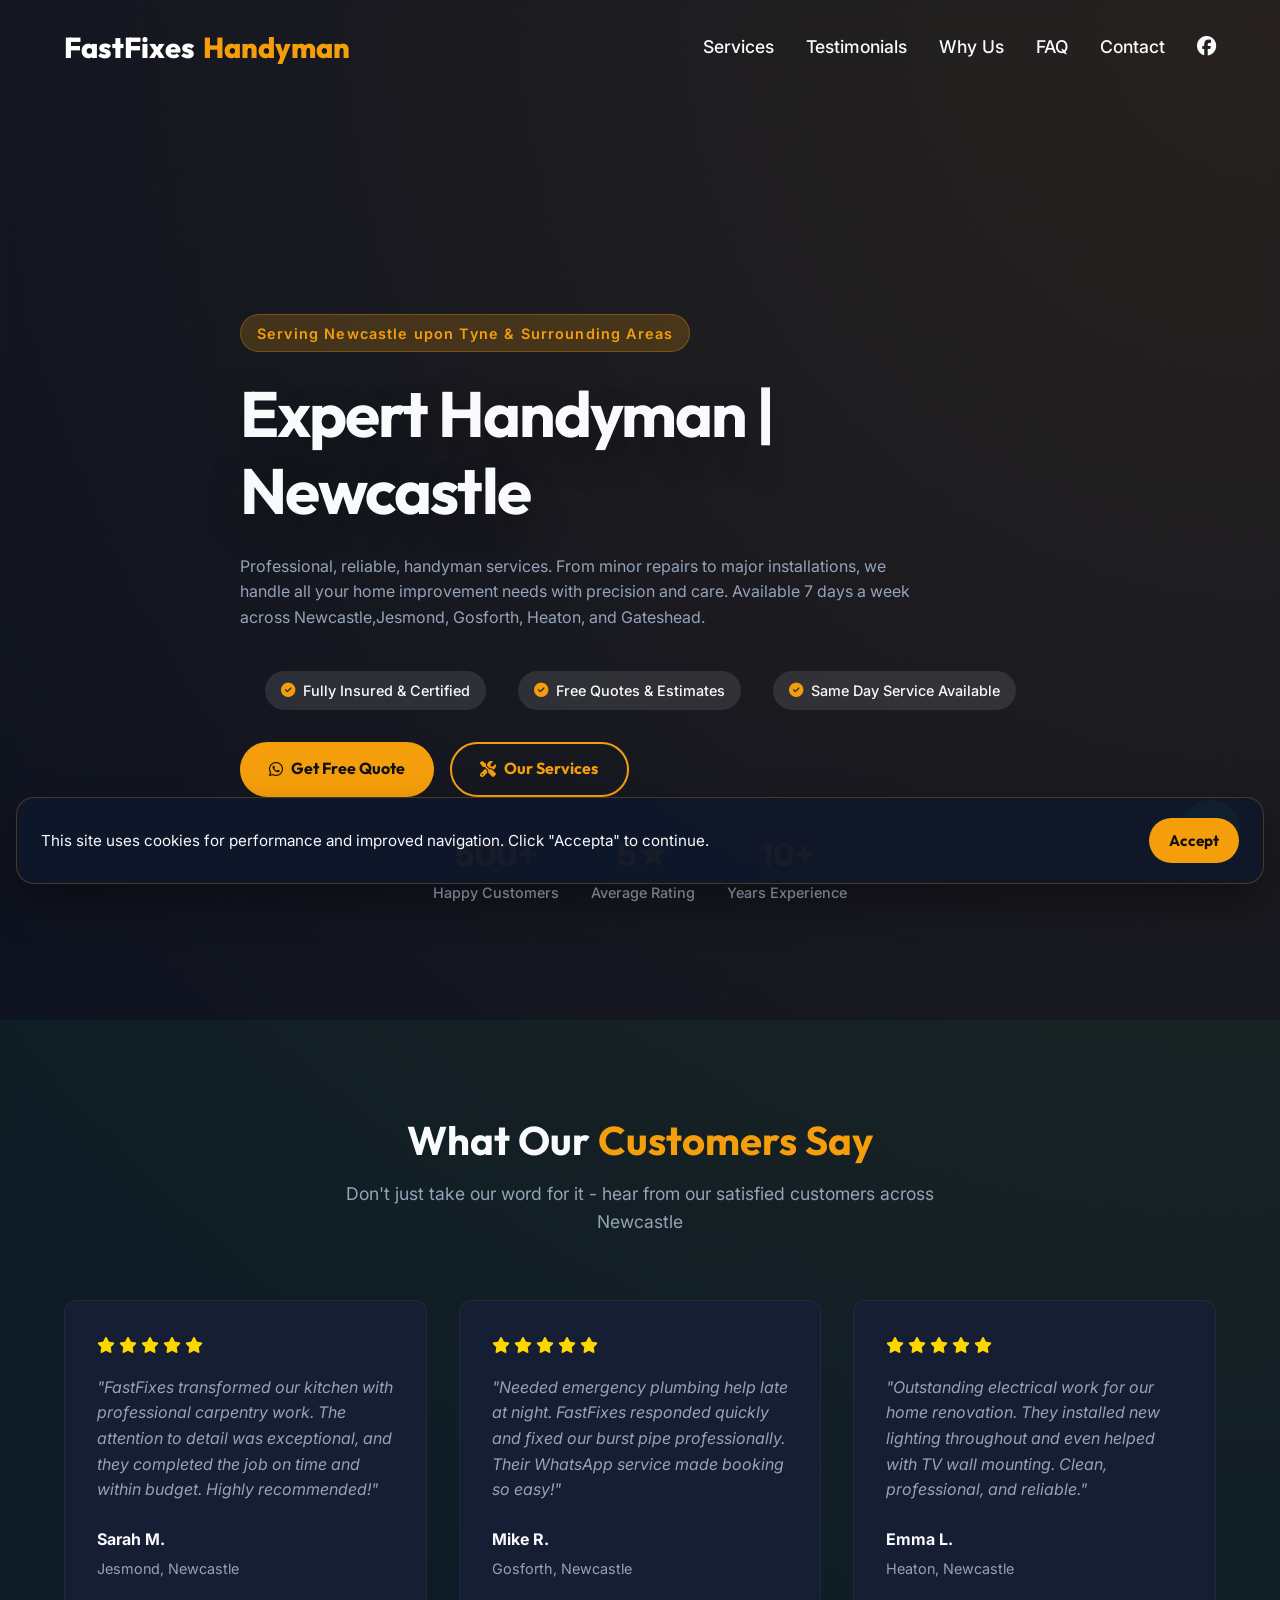
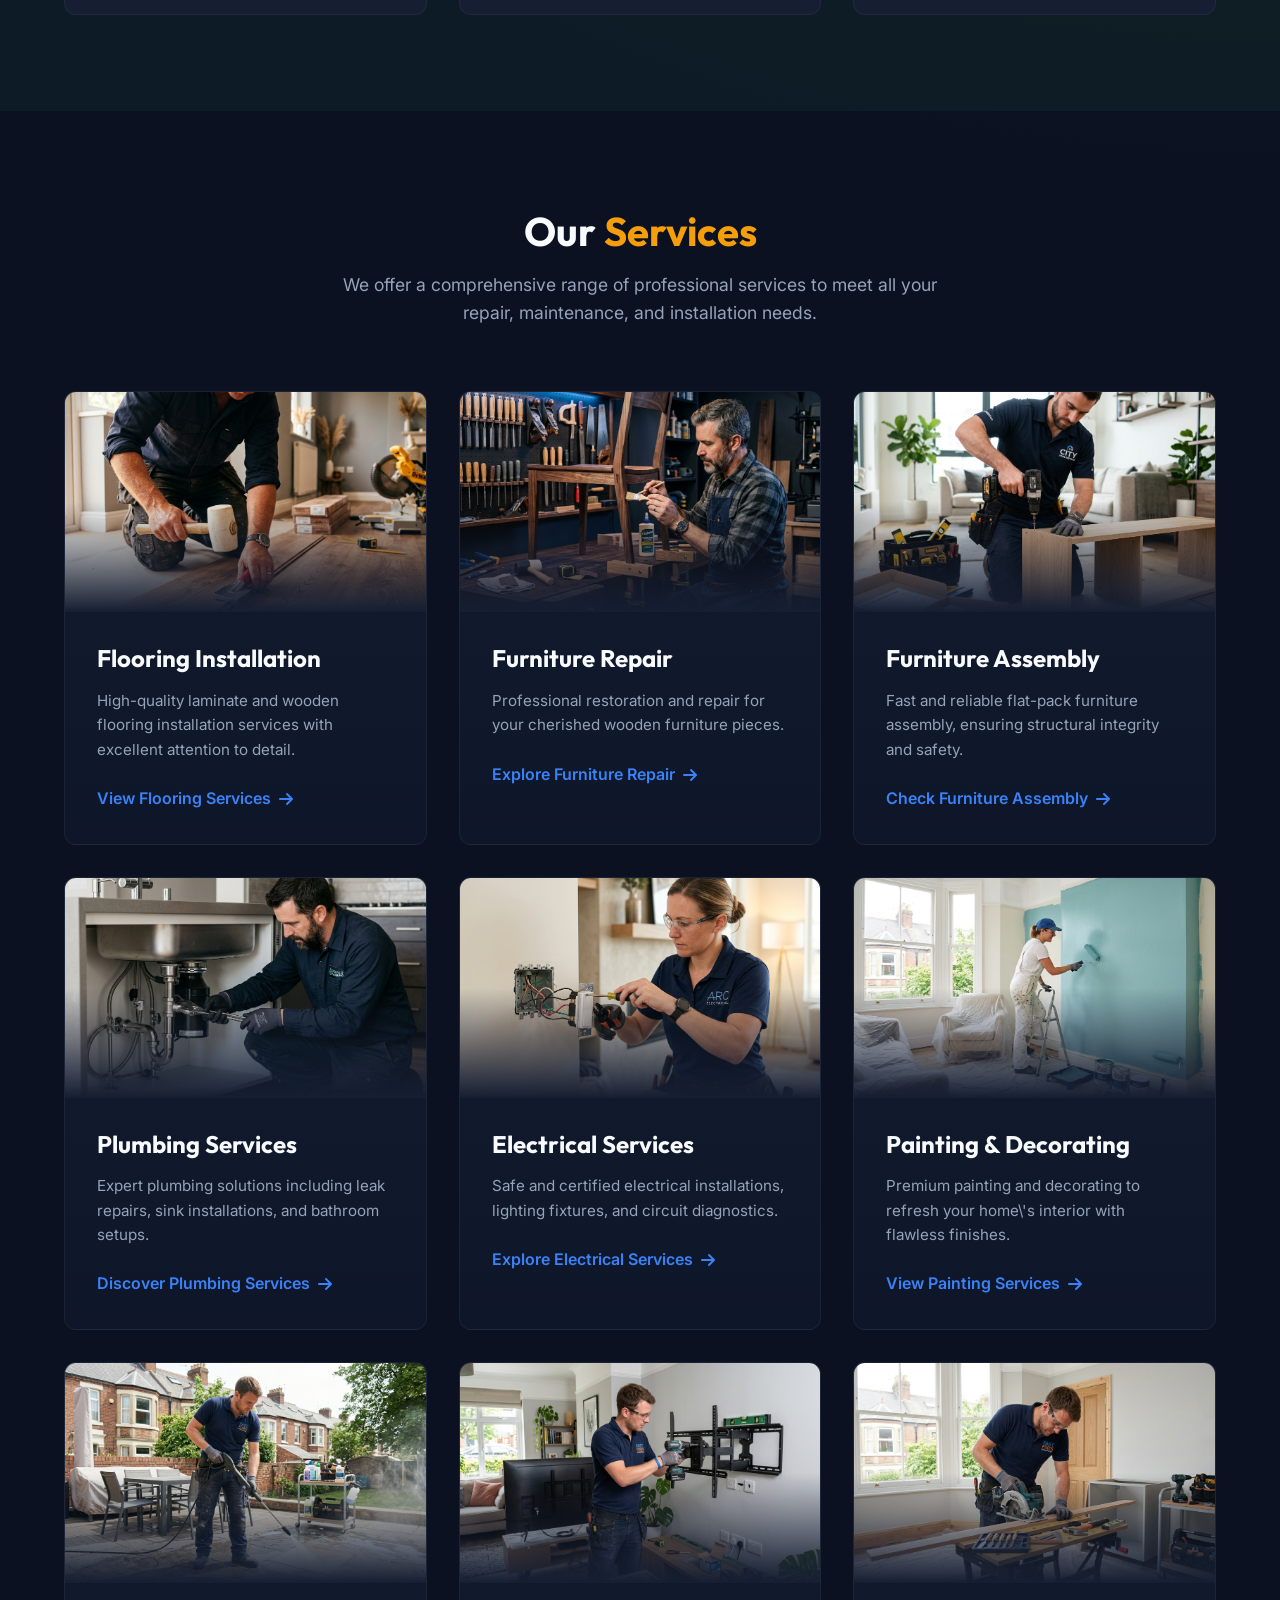
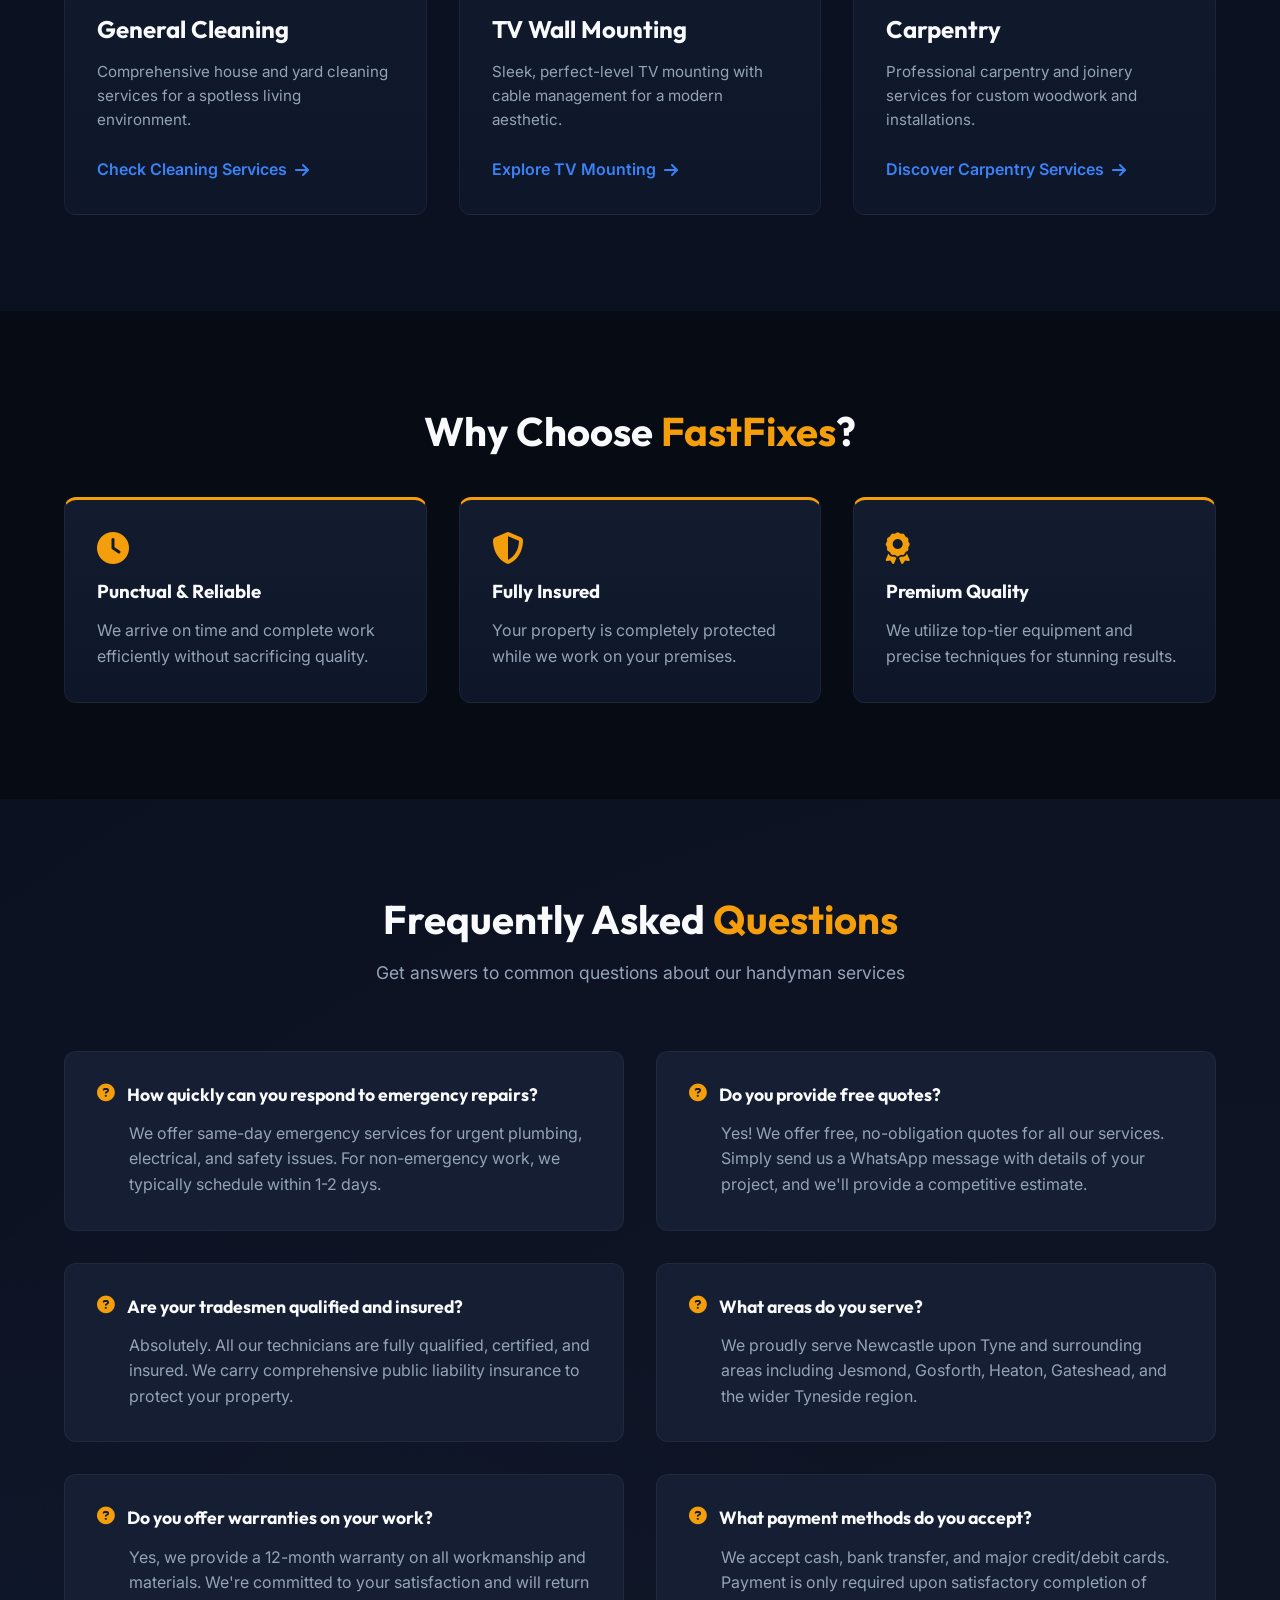
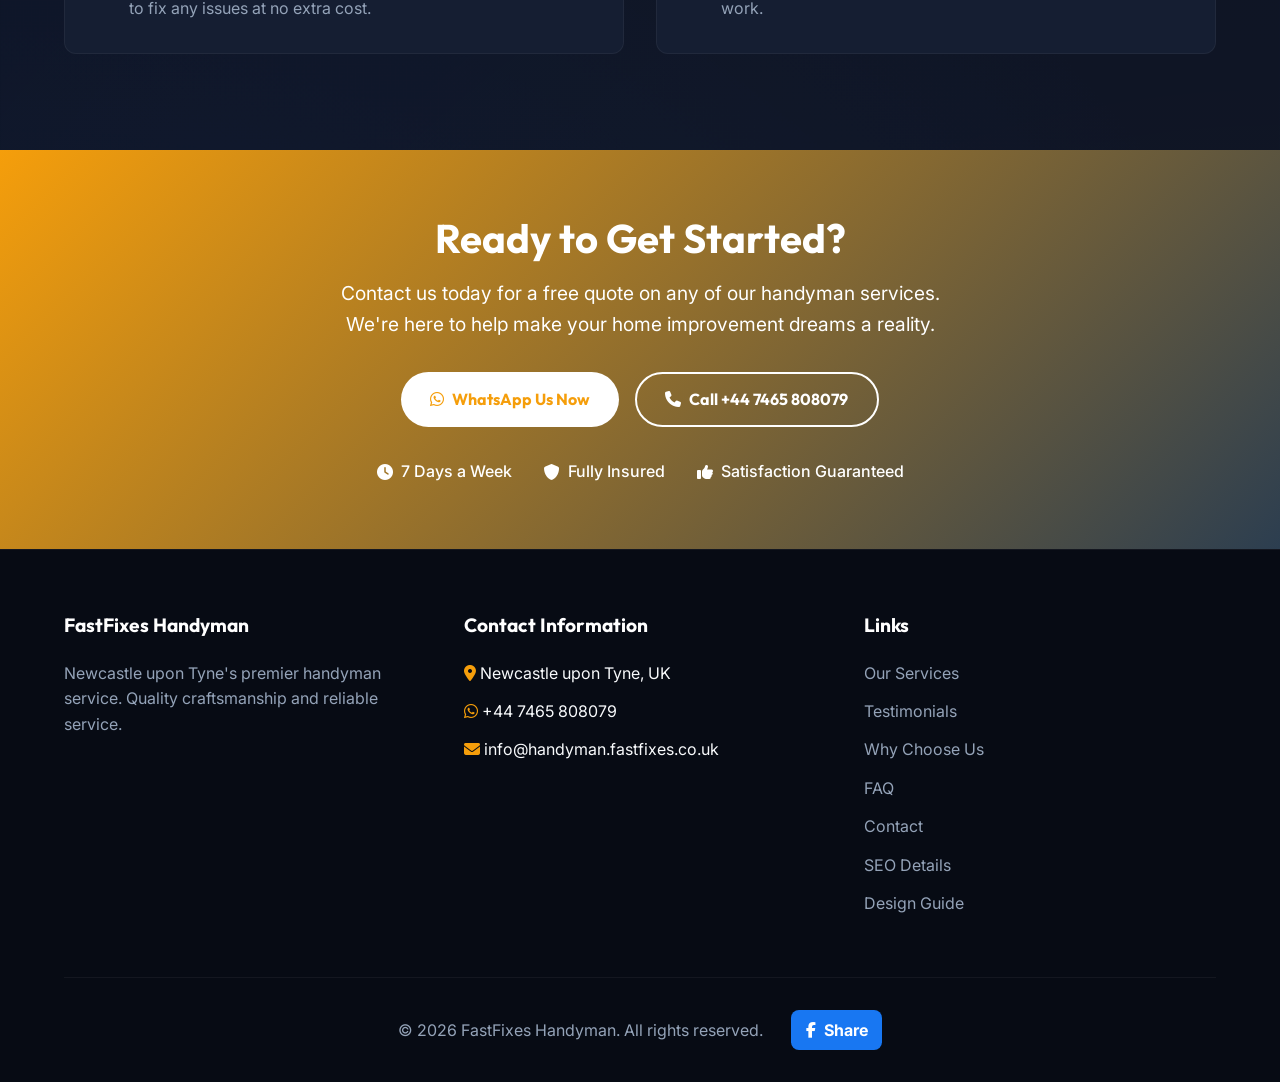
<file: index.html>
<!DOCTYPE html>
<html lang="en">
<head>
    <meta charset="UTF-8">
    <meta name="viewport" content="width=device-width, initial-scale=1.0">
    <meta name="robots" content="follow, index, max-snippet:-1, max-video-preview:-1, max-image-preview:large"/>
    <title>Expert Handyman & Home Repairs Newcastle | FastFixes</title>
    <link rel="icon" href="assets/favicon.jpg" type="image/jpeg">
    <meta name="description" content="From furniture assembly & TV mounting to plumbing & electrical fixes in Newcastle. Quick response, premium quality & fully insured. Message us on WhatsApp!.">
    <meta name="keywords" content="handyman newcastle upon tyne, plumber newcastle, electrician newcastle, flooring installation, furniture repair, TV wall mounting newcastle, carpentry newcastle, furniture repair, furniture assembly">
    <meta name="author" content="FastFixes Handyman">
    <meta name="geo.region" content="GB-NNY">
    <meta name="geo.placename" content="Newcastle upon Tyne">
    <meta name="geo.position" content="54.9783;-1.6178">
    <meta name="ICBM" content="54.9783, -1.6178">
    
    <!-- Open Graph / Facebook -->
    <meta property="og:type" content="website">
    <meta property="og:url" content="https://handyman.fastfixes.co.uk/">
    <meta property="og:title" content="Handyman Services | Newcastle upon Tyne">
    <meta property="og:description" content="Top-rated professional handyman services in Newcastle upon Tyne. From flooring installation to plumbing, electrical work, TV wall mounting, and general cleaning.!">
    <meta property="og:image" content="https://handyman.fastfixes.co.uk/assets/Fastfixes-handyman11.png">
    <meta property="og:image:alt" content="FastFixes Handyman - Home repair services in Newcastle and Gateshead ">
    <meta property="og:locale" content="en_GB">
    <meta property="og:site_name" content="FastFixes Handyman">
    
    <!-- Twitter Card -->
    <meta name="twitter:card" content="summary_large_image">
    <meta name="twitter:url" content="https://handyman.fastfixes.co.uk/">
    <meta name="twitter:title" content="Handyman Services | Newcastle upon Tyne">
    <meta name="twitter:description" content="Top-rated professional handyman services in Newcastle upon Tyne. From flooring installation to plumbing, electrical work, TV wall mounting, and general cleaning.">
    <meta name="twitter:image" content="https://handyman.fastfixes.co.uk/assets/Fastfixes-handyman11.png">
    <meta name="twitter:image:alt" content="FastFixes Handyman - Professional home repair services in Newcastle">
    
    <!-- Canonical URL -->
    <link rel="canonical" href="https://handyman.fastfixes.co.uk/">
    
    <!-- Favicon and Icons -->
    <link rel="icon" href="assets/favicon.jpg" type="image/jpeg">
    <link rel="apple-touch-icon" href="assets/favicon.jpg">
    
    <!-- Preconnect for performance -->
    <link rel="preconnect" href="https://fonts.googleapis.com">
    <link rel="preconnect" href="https://cdnjs.cloudflare.com">
    
    <link rel="stylesheet" href="https://cdnjs.cloudflare.com/ajax/libs/font-awesome/6.4.0/css/all.min.css">
    <link rel="stylesheet" href="index.css">

    <!-- Schema.org Structured Data -->
    <script type="application/ld+json">
    {
        "@context": "https://schema.org",
        "@type": "LocalBusiness",
        "@id": "https://handyman.fastfixes.co.uk/#organization",
        "name": "FastFixes Handyman",
        "alternateName": "FastFixes",
        "url": "https://handyman.fastfixes.co.uk",
        "logo": "https://handyman.fastfixes.co.uk/assets/favicon.jpg",
        "description": "Top-rated professional handyman services in Newcastle upon Tyne. From flooring installation to plumbing, electrical work, TV wall mounting, and general cleaning.",
        "image": "https://handyman.fastfixes.co.uk/assets/hero_background_1777795016435.png",
        "telephone": "+44 7465 808079",
        "email": "info@handyman.fastfixes.co.uk",
        "address": {
            "@type": "PostalAddress",
            "addressLocality": "Newcastle upon Tyne",
            "addressRegion": "Tyne and Wear",
            "addressCountry": "GB"
        },
        "geo": {
            "@type": "GeoCoordinates",
            "latitude": "54.9783",
            "longitude": "-1.6178"
        },
        "areaServed": [
            {
                "@type": "City",
                "name": "Newcastle upon Tyne"
            },
            {
                "@type": "City",
                "name": "Jesmond"
            },
            {
                "@type": "City",
                "name": "Gosforth"
            },
            {
                "@type": "City",
                "name": "Gateshead"
            },
            {
                "@type": "City",
                "name": "Heaton"
            }
        ],
        "serviceType": "Handyman Services",
        "hasOfferCatalog": {
            "@type": "OfferCatalog",
            "name": "Handyman Services",
            "itemListElement": [
                {
                    "@type": "Offer",
                    "itemOffered": {
                        "@type": "Service",
                        "name": "Flooring Installation",
                        "description": "High-quality laminate and wooden flooring installation services",
                        "url": "https://handyman.fastfixes.co.uk/flooring-installation.html"
                    }
                },
                {
                    "@type": "Offer",
                    "itemOffered": {
                        "@type": "Service",
                        "name": "Furniture Repair",
                        "description": "Professional restoration and repair for wooden furniture pieces",
                        "url": "https://handyman.fastfixes.co.uk/furniture-repair.html"
                    }
                },
                {
                    "@type": "Offer",
                    "itemOffered": {
                        "@type": "Service",
                        "name": "Furniture Assembly",
                        "description": "Fast and reliable flat-pack furniture assembly",
                        "url": "https://handyman.fastfixes.co.uk/furniture-assembly.html"
                    }
                },
                {
                    "@type": "Offer",
                    "itemOffered": {
                        "@type": "Service",
                        "name": "Plumbing Services",
                        "description": "Professional plumbing repairs and installations",
                        "url": "https://handyman.fastfixes.co.uk/plumbing-services.html"
                    }
                },
                {
                    "@type": "Offer",
                    "itemOffered": {
                        "@type": "Service",
                        "name": "Electrical Services",
                        "description": "Safe and compliant electrical maintenance and installations",
                        "url": "https://handyman.fastfixes.co.uk/electrical-services.html"
                    }
                },
                {
                    "@type": "Offer",
                    "itemOffered": {
                        "@type": "Service",
                        "name": "Cleaning Services",
                        "description": "Professional home and office cleaning services",
                        "url": "https://handyman.fastfixes.co.uk/cleaning-services.html"
                    }
                },
                {
                    "@type": "Offer",
                    "itemOffered": {
                        "@type": "Service",
                        "name": "Painting & Decorating",
                        "description": "Premium painting and decorating services",
                        "url": "https://handyman.fastfixes.co.uk/painting-decorating.html"
                    }
                },
                {
                    "@type": "Offer",
                    "itemOffered": {
                        "@type": "Service",
                        "name": "TV Wall Mounting",
                        "description": "Professional TV wall mounting with cable management",
                        "url": "https://handyman.fastfixes.co.uk/tv-wall-mounting.html"
                    }
                },
                {
                    "@type": "Offer",
                    "itemOffered": {
                        "@type": "Service",
                        "name": "Carpentry & Joinery",
                        "description": "Professional carpentry and joinery services",
                        "url": "https://handyman.fastfixes.co.uk/carpentry-joinery.html"
                    }
                }
            ]
        },
        "contactPoint": {
            "@type": "ContactPoint",
            "telephone": "+44 7465 808079",
            "contactType": "customer service",
            "availableLanguage": "English",
            "contactOption": "WhatsApp"
        },
        "sameAs": [
            "https://facebook.com/"
        ],
        "foundingDate": "2026",
        "priceRange": "££",
        "paymentAccepted": "Cash, Bank Transfer",
        "currenciesAccepted": "GBP"
    }
    </script>
</head>
<body>

    <!-- Floating WhatsApp Button -->
    <a href="https://wa.me/447465808079" target="_blank" class="whatsapp-float" aria-label="Contact FastFixes on WhatsApp">
        <i class="fa-brands fa-whatsapp"></i>
    </a>

    <!-- Header / Nav -->
    <header>
        <div class="container nav-container">
            <a href="index.html" class="logo">FastFixes <span>Handyman</span></a>
            <ul class="nav-links">
                <li><a href="#services">Services</a></li>
                <li><a href="#testimonials">Testimonials</a></li>
                <li><a href="#why-us">Why Us</a></li>
                <li><a href="#faq">FAQ</a></li>
                <li><a href="#contact">Contact</a></li>
                <li><a href="https://facebook.com/" target="_blank" aria-label="Visit our Facebook page"><i class="fa-brands fa-facebook" style="font-size: 1.2rem;"></i></a></li>
            </ul>
            <div class="hamburger">
                <i class="fa-solid fa-bars"></i>
            </div>
        </div>
    </header>

    <!-- Hero Section -->
    <section class="hero" id="home">
        <div class="hero-bg" style="background-image: url('assets/hero_background_1777795016435.png')"></div>
        <div class="hero-gradient"></div>
        <div class="container">
            <div class="hero-content">
                <div class="hero-tag">Serving Newcastle upon Tyne & Surrounding Areas</div>
                <h1> Expert Handyman | Newcastle</h1>
                <p>Professional, reliable, handyman services. From minor repairs to major installations, we handle all your home improvement needs with precision and care. Available 7 days a week across Newcastle,Jesmond, Gosforth, Heaton, and Gateshead.</p>
                <div class="hero-features">
                    <div class="feature-item">
                        <i class="fa-solid fa-check-circle text-primary"></i>
                        <span>Fully Insured & Certified</span>
                    </div>
                    <div class="feature-item">
                        <i class="fa-solid fa-check-circle text-primary"></i>
                        <span>Free Quotes & Estimates</span>
                    </div>
                    <div class="feature-item">
                        <i class="fa-solid fa-check-circle text-primary"></i>
                        <span>Same Day Service Available</span>
                    </div>
                </div>
                <div class="hero-btns">
                    <a href="https://wa.me/447465808079" class="btn btn-primary" target="_blank">
                        <i class="fa-brands fa-whatsapp"></i> Get Free Quote
                    </a>
                    <a href="#services" class="btn btn-outline">
                        <i class="fa-solid fa-tools"></i> Our Services
                    </a>
                </div>
                <div class="hero-stats">
                    <div class="stat">
                        <strong>500+</strong>
                        <span>Happy Customers</span>
                    </div>
                    <div class="stat">
                        <strong>5★</strong>
                        <span>Average Rating</span>
                    </div>
                    <div class="stat">
                        <strong>10+</strong>
                        <span>Years Experience</span>
                    </div>
                </div>
            </div>
        </div>
    </section>
            </div>
        </div>
    </section>

    <!-- Testimonials Section -->
    <section class="section" id="testimonials" style="background: rgba(46, 204, 113, 0.05);">
        <div class="container">
            <h2 class="section-title">What Our <span class="text-primary">Customers Say</span></h2>
            <p class="section-subtitle">Don't just take our word for it - hear from our satisfied customers across Newcastle</p>

            <div class="testimonials-grid">
                <div class="testimonial-card">
                    <div class="testimonial-content">
                        <div class="stars">
                            <i class="fa-solid fa-star"></i>
                            <i class="fa-solid fa-star"></i>
                            <i class="fa-solid fa-star"></i>
                            <i class="fa-solid fa-star"></i>
                            <i class="fa-solid fa-star"></i>
                        </div>
                        <p>"FastFixes transformed our kitchen with professional carpentry work. The attention to detail was exceptional, and they completed the job on time and within budget. Highly recommended!"</p>
                        <div class="testimonial-author">
                            <strong>Sarah M.</strong>
                            <span>Jesmond, Newcastle</span>
                        </div>
                    </div>
                </div>

                <div class="testimonial-card">
                    <div class="testimonial-content">
                        <div class="stars">
                            <i class="fa-solid fa-star"></i>
                            <i class="fa-solid fa-star"></i>
                            <i class="fa-solid fa-star"></i>
                            <i class="fa-solid fa-star"></i>
                            <i class="fa-solid fa-star"></i>
                        </div>
                        <p>"Needed emergency plumbing help late at night. FastFixes responded quickly and fixed our burst pipe professionally. Their WhatsApp service made booking so easy!"</p>
                        <div class="testimonial-author">
                            <strong>Mike R.</strong>
                            <span>Gosforth, Newcastle</span>
                        </div>
                    </div>
                </div>

                <div class="testimonial-card">
                    <div class="testimonial-content">
                        <div class="stars">
                            <i class="fa-solid fa-star"></i>
                            <i class="fa-solid fa-star"></i>
                            <i class="fa-solid fa-star"></i>
                            <i class="fa-solid fa-star"></i>
                            <i class="fa-solid fa-star"></i>
                        </div>
                        <p>"Outstanding electrical work for our home renovation. They installed new lighting throughout and even helped with TV wall mounting. Clean, professional, and reliable."</p>
                        <div class="testimonial-author">
                            <strong>Emma L.</strong>
                            <span>Heaton, Newcastle</span>
                        </div>
                    </div>
                </div>
            </div>
        </div>
    </section>

    <!-- Services Section -->
    <section class="section" id="services">
        <div class="container">
            <h2 class="section-title">Our <span class="text-primary">Services</span></h2>
            <p class="section-subtitle">We offer a comprehensive range of professional services to meet all your repair, maintenance, and installation needs.</p>
            
            <div class="services-grid">
                <!-- Service 1 -->
                <div class="service-card">
                    <div class="service-img-wrapper">
                        <img src="assets/flooring_installation_1777795055012.png" alt="Professional flooring installation services in Newcastle upon Tyne - laminate and wooden floors">
                    </div>
                    <div class="service-content">
                        <h3>Flooring Installation</h3>
                        <p>High-quality laminate and wooden flooring installation services with excellent attention to detail.</p>
                        <a href="flooring-installation.html" class="service-link" aria-label="Learn more about Flooring Installation">View Flooring Services <i class="fa-solid fa-arrow-right" aria-hidden="true"></i></a>
                    </div>
                </div>

                <!-- Service 2 -->
                <div class="service-card">
                    <div class="service-img-wrapper">
                        <img src="assets/furniture_repair_1777795394122.png" alt="Expert furniture repair and restoration services in Newcastle - wooden furniture restoration">
                    </div>
                    <div class="service-content">
                        <h3>Furniture Repair</h3>
                        <p>Professional restoration and repair for your cherished wooden furniture pieces.</p>
                        <a href="furniture-repair.html" class="service-link" aria-label="Learn more about Furniture Repair">Explore Furniture Repair <i class="fa-solid fa-arrow-right" aria-hidden="true"></i></a>
                    </div>
                </div>

                <!-- Service 3 -->
                <div class="service-card">
                    <div class="service-img-wrapper">
                        <img src="assets/furniture_assembly_1777795616665.png" alt="Professional furniture assembly service in Newcastle upon Tyne - flat-pack furniture setup">
                    </div>
                    <div class="service-content">
                        <h3>Furniture Assembly</h3>
                        <p>Fast and reliable flat-pack furniture assembly, ensuring structural integrity and safety.</p>
                        <a href="furniture-assembly.html" class="service-link" aria-label="Learn more about Furniture Assembly">Check Furniture Assembly <i class="fa-solid fa-arrow-right" aria-hidden="true"></i></a>
                    </div>
                </div>

                <!-- Service 4 -->
                <div class="service-card">
                    <div class="service-img-wrapper">
                        <img src="assets/plumbing_services_1777795640024.png" alt="Reliable plumbing services in Newcastle - leak repairs, tap replacements, toilet fixes">
                    </div>
                    <div class="service-content">
                        <h3>Plumbing Services</h3>
                        <p>Expert plumbing solutions including leak repairs, sink installations, and bathroom setups.</p>
                        <a href="plumbing-services.html" class="service-link" aria-label="Learn more about Plumbing Services">Discover Plumbing Services <i class="fa-solid fa-arrow-right" aria-hidden="true"></i></a>
                    </div>
                </div>

                <!-- Service 5 -->
                <div class="service-card">
                    <div class="service-img-wrapper">
                        <img src="assets/electrical_services_1777795753782.png" alt="Certified electrical services in Newcastle upon Tyne - lighting, sockets, safety installations">
                    </div>
                    <div class="service-content">
                        <h3>Electrical Services</h3>
                        <p>Safe and certified electrical installations, lighting fixtures, and circuit diagnostics.</p>
                        <a href="electrical-services.html" class="service-link" aria-label="Learn more about Electrical Services">Explore Electrical Services <i class="fa-solid fa-arrow-right" aria-hidden="true"></i></a>
                    </div>
                </div>

                <!-- Service 6 -->
                <div class="service-card">
                    <div class="service-img-wrapper">
                        <img src="assets/painting_decorating.jpg" alt="Professional painting and decorating services in Newcastle - interior and exterior painting">
                    </div>
                    <div class="service-content">
                        <h3>Painting & Decorating</h3>
                        <p>Premium painting and decorating to refresh your home\'s interior with flawless finishes.</p>
                        <a href="painting-decorating.html" class="service-link" aria-label="Learn more about Painting and Decorating">View Painting Services <i class="fa-solid fa-arrow-right" aria-hidden="true"></i></a>
                    </div>
                </div>

                <!-- Service 7 -->
                <div class="service-card">
                    <div class="service-img-wrapper">
                        <img src="assets/cleaning_services.jpg" alt="Complete house and yard cleaning services in Newcastle upon Tyne - deep cleaning and maintenance">
                    </div>
                    <div class="service-content">
                        <h3>General Cleaning</h3>
                        <p>Comprehensive house and yard cleaning services for a spotless living environment.</p>
                        <a href="cleaning-services.html" class="service-link" aria-label="Learn more about General Cleaning">Check Cleaning Services <i class="fa-solid fa-arrow-right" aria-hidden="true"></i></a>
                    </div>
                </div>

                <!-- Service 8 -->
                <div class="service-card">
                    <div class="service-img-wrapper">
                        <img src="assets/tv_wall_mounting.jpg" alt="Professional TV wall mounting services in Newcastle - cable management and secure installation">
                    </div>
                    <div class="service-content">
                        <h3>TV Wall Mounting</h3>
                        <p>Sleek, perfect-level TV mounting with cable management for a modern aesthetic.</p>
                        <a href="tv-wall-mounting.html" class="service-link" aria-label="Learn more about TV Wall Mounting">Explore TV Mounting <i class="fa-solid fa-arrow-right" aria-hidden="true"></i></a>
                    </div>
                </div>

                <!-- Service 9 -->
                <div class="service-card">
                    <div class="service-img-wrapper">
                        <img src="assets/carpentry_joinery.jpg" alt="Expert carpentry and joinery services in Newcastle upon Tyne - custom woodwork and installations">
                    </div>
                    <div class="service-content">
                        <h3>Carpentry</h3>
                        <p>Professional carpentry and joinery services for custom woodwork and installations.</p>
                        <a href="carpentry-joinery.html" class="service-link" aria-label="Learn more about Carpentry">Discover Carpentry Services <i class="fa-solid fa-arrow-right" aria-hidden="true"></i></a>
                    </div>
                </div>

            </div>
        </div>
    </section>

    <!-- Why Us Section -->
    <section class="section" id="why-us" style="background:#070B14;">
        <div class="container text-center">
            <h2 class="section-title">Why Choose <span class="text-primary">FastFixes</span>?</h2>
            <br>
            <div class="services-grid" style="text-align:left;">
                <div class="service-card" style="padding: 2rem; border-top: 3px solid var(--primary);">
                    <i class="fa-solid fa-clock text-primary" style="font-size:2rem; margin-bottom:1rem;"></i>
                    <h3 style="margin-bottom:1rem;">Punctual & Reliable</h3>
                    <p style="color:var(--text-muted)">We arrive on time and complete work efficiently without sacrificing quality.</p>
                </div>
                <div class="service-card" style="padding: 2rem; border-top: 3px solid var(--primary);">
                    <i class="fa-solid fa-shield-halved text-primary" style="font-size:2rem; margin-bottom:1rem;"></i>
                    <h3 style="margin-bottom:1rem;">Fully Insured</h3>
                    <p style="color:var(--text-muted)">Your property is completely protected while we work on your premises.</p>
                </div>
                <div class="service-card" style="padding: 2rem; border-top: 3px solid var(--primary);">
                    <i class="fa-solid fa-award text-primary" style="font-size:2rem; margin-bottom:1rem;"></i>
                    <h3 style="margin-bottom:1rem;">Premium Quality</h3>
                    <p style="color:var(--text-muted)">We utilize top-tier equipment and precise techniques for stunning results.</p>
                </div>
            </div>
        </div>
    </section>

    <!-- FAQ Section -->
    <section class="section" id="faq">
        <div class="container">
            <h2 class="section-title">Frequently Asked <span class="text-primary">Questions</span></h2>
            <p class="section-subtitle">Get answers to common questions about our handyman services</p>

            <div class="faq-grid">
                <div class="faq-item">
                    <h3><i class="fa-solid fa-question-circle text-primary"></i> How quickly can you respond to emergency repairs?</h3>
                    <p>We offer same-day emergency services for urgent plumbing, electrical, and safety issues. For non-emergency work, we typically schedule within 1-2 days.</p>
                </div>

                <div class="faq-item">
                    <h3><i class="fa-solid fa-question-circle text-primary"></i> Do you provide free quotes?</h3>
                    <p>Yes! We offer free, no-obligation quotes for all our services. Simply send us a WhatsApp message with details of your project, and we'll provide a competitive estimate.</p>
                </div>

                <div class="faq-item">
                    <h3><i class="fa-solid fa-question-circle text-primary"></i> Are your tradesmen qualified and insured?</h3>
                    <p>Absolutely. All our technicians are fully qualified, certified, and insured. We carry comprehensive public liability insurance to protect your property.</p>
                </div>

                <div class="faq-item">
                    <h3><i class="fa-solid fa-question-circle text-primary"></i> What areas do you serve?</h3>
                    <p>We proudly serve Newcastle upon Tyne and surrounding areas including Jesmond, Gosforth, Heaton, Gateshead, and the wider Tyneside region.</p>
                </div>

                <div class="faq-item">
                    <h3><i class="fa-solid fa-question-circle text-primary"></i> Do you offer warranties on your work?</h3>
                    <p>Yes, we provide a 12-month warranty on all workmanship and materials. We're committed to your satisfaction and will return to fix any issues at no extra cost.</p>
                </div>

                <div class="faq-item">
                    <h3><i class="fa-solid fa-question-circle text-primary"></i> What payment methods do you accept?</h3>
                    <p>We accept cash, bank transfer, and major credit/debit cards. Payment is only required upon satisfactory completion of work.</p>
                </div>
            </div>
        </div>
    </section>

    <!-- Call to Action Section -->
    <section class="section cta-section" style="background: linear-gradient(135deg, var(--primary), #2c3e50); color: white;">
        <div class="container text-center">
            <h2>Ready to Get Started?</h2>
            <p>Contact us today for a free quote on any of our handyman services. We're here to help make your home improvement dreams a reality.</p>
            <div class="cta-buttons">
                <a href="https://wa.me/447465808079" class="btn" style="background: white; color: var(--primary);" target="_blank">
                    <i class="fa-brands fa-whatsapp"></i> WhatsApp Us Now
                </a>
                <a href="tel:+447465808079" class="btn btn-outline" style="border-color: white; color: white;">
                    <i class="fa-solid fa-phone"></i> Call +44 7465 808079
                </a>
            </div>
            <div class="cta-features">
                <span><i class="fa-solid fa-clock"></i> 7 Days a Week</span>
                <span><i class="fa-solid fa-shield"></i> Fully Insured</span>
                <span><i class="fa-solid fa-thumbs-up"></i> Satisfaction Guaranteed</span>
            </div>
        </div>
    </section>

    <!-- Footer -->
    <footer id="contact">
        <div class="container">
            <div class="footer-grid">
                <div class="footer-col">
                    <h4>FastFixes Handyman</h4>
                    <p>Newcastle upon Tyne's premier handyman service. Quality craftsmanship and reliable service.</p>
                </div>
                <div class="footer-col">
                    <h4>Contact Information</h4>
                    <ul>
                        <li><i class="fa-solid fa-location-dot text-primary"></i> Newcastle upon Tyne, UK</li>
                        <li><i class="fa-brands fa-whatsapp text-primary"></i> +44 7465 808079</li>
                        <li><i class="fa-solid fa-envelope text-primary"></i> info@handyman.fastfixes.co.uk</li>
                    </ul>
                </div>
                <div class="footer-col">
                    <h4>Links</h4>
                    <ul>
                        <li><a href="#services">Our Services</a></li>
                        <li><a href="#testimonials">Testimonials</a></li>
                        <li><a href="#why-us">Why Choose Us</a></li>
                        <li><a href="#faq">FAQ</a></li>
                        <li><a href="#contact">Contact</a></li>
                        <li><a href="seo-details.html">SEO Details</a></li>
                        <li><a href="design-recommendations.html">Design Guide</a></li>
                    </ul>
                </div>
            </div>
            <div class="footer-bottom">
                <p>&copy; 2026 FastFixes Handyman. All rights reserved.</p>
                <a href="https://www.facebook.com/sharer/sharer.php?u=https://handyman.fastfixes.co.uk" class="fb-share" aria-label="Share on Facebook"><i class="fa-brands fa-facebook-f"></i> Share</a>
            </div>
        </div>
    </footer>

    <script src="main.js"></script>
</body>
</html>
</file>
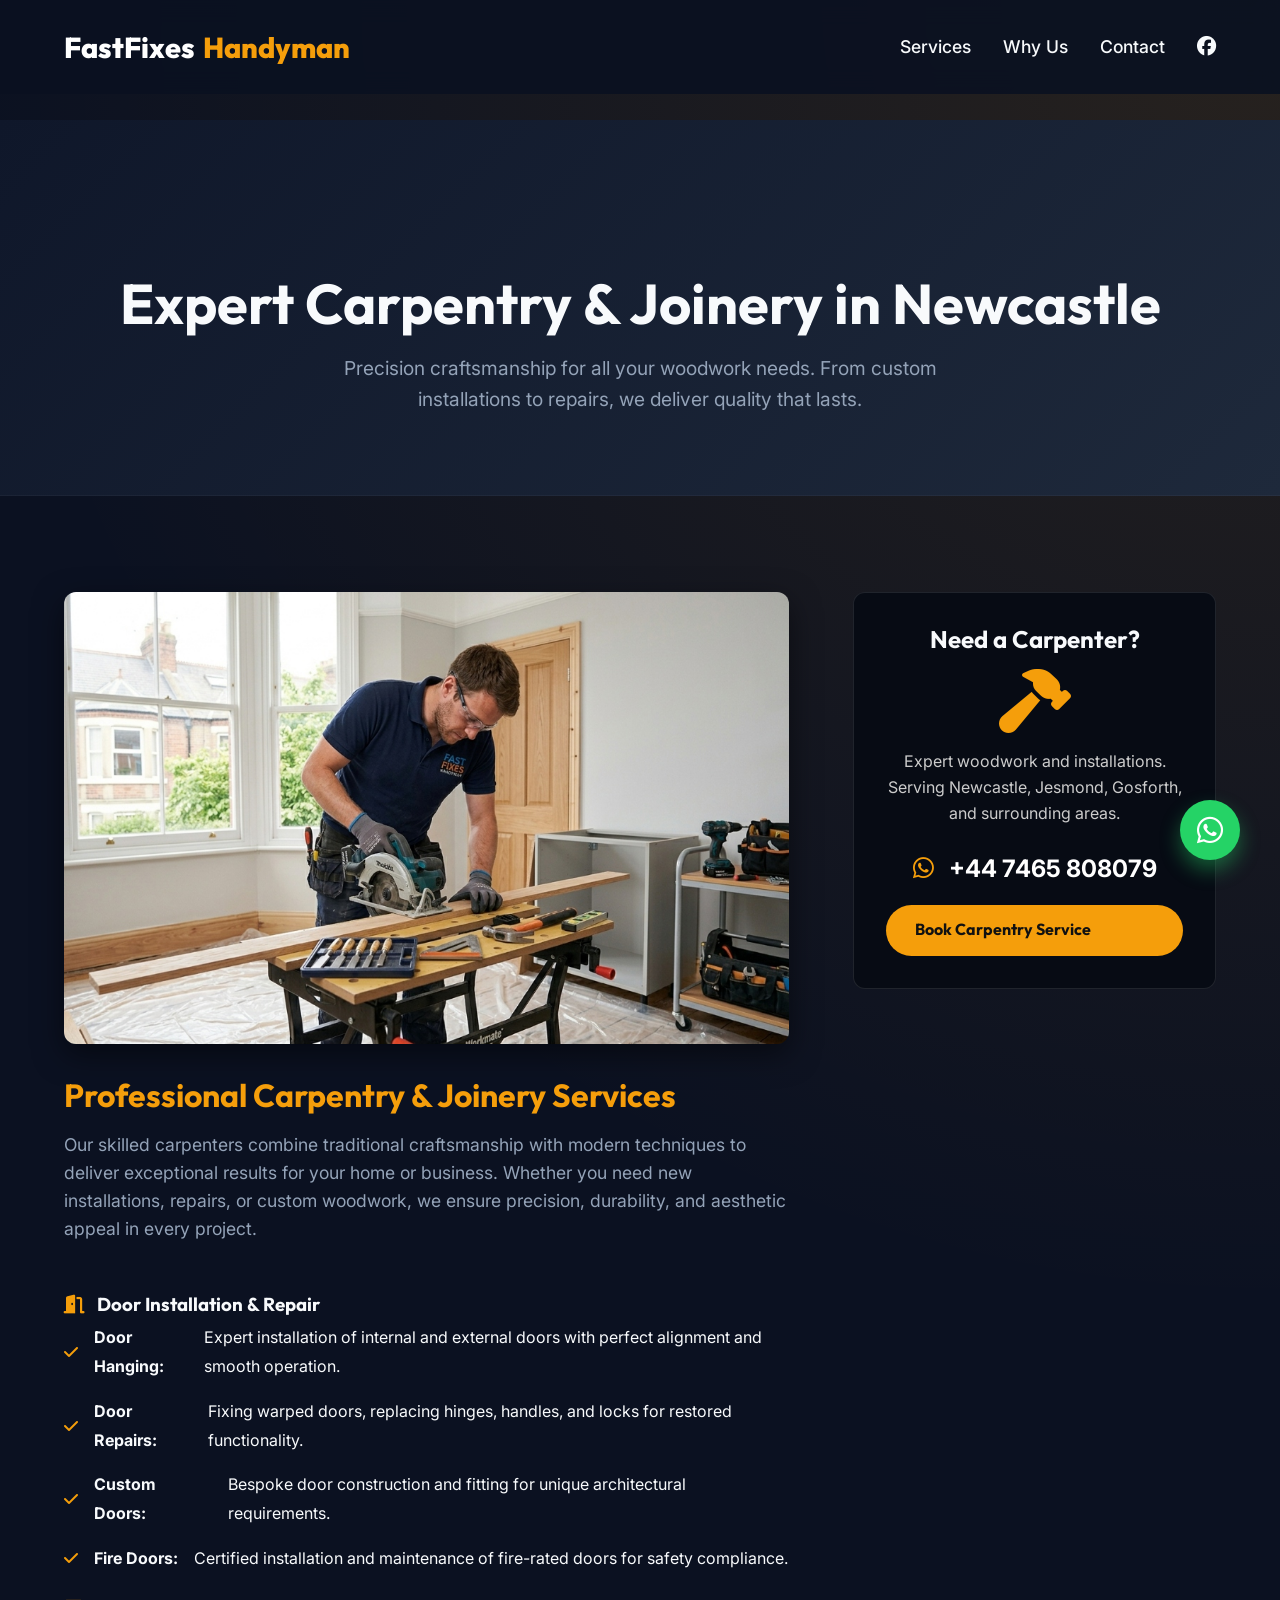
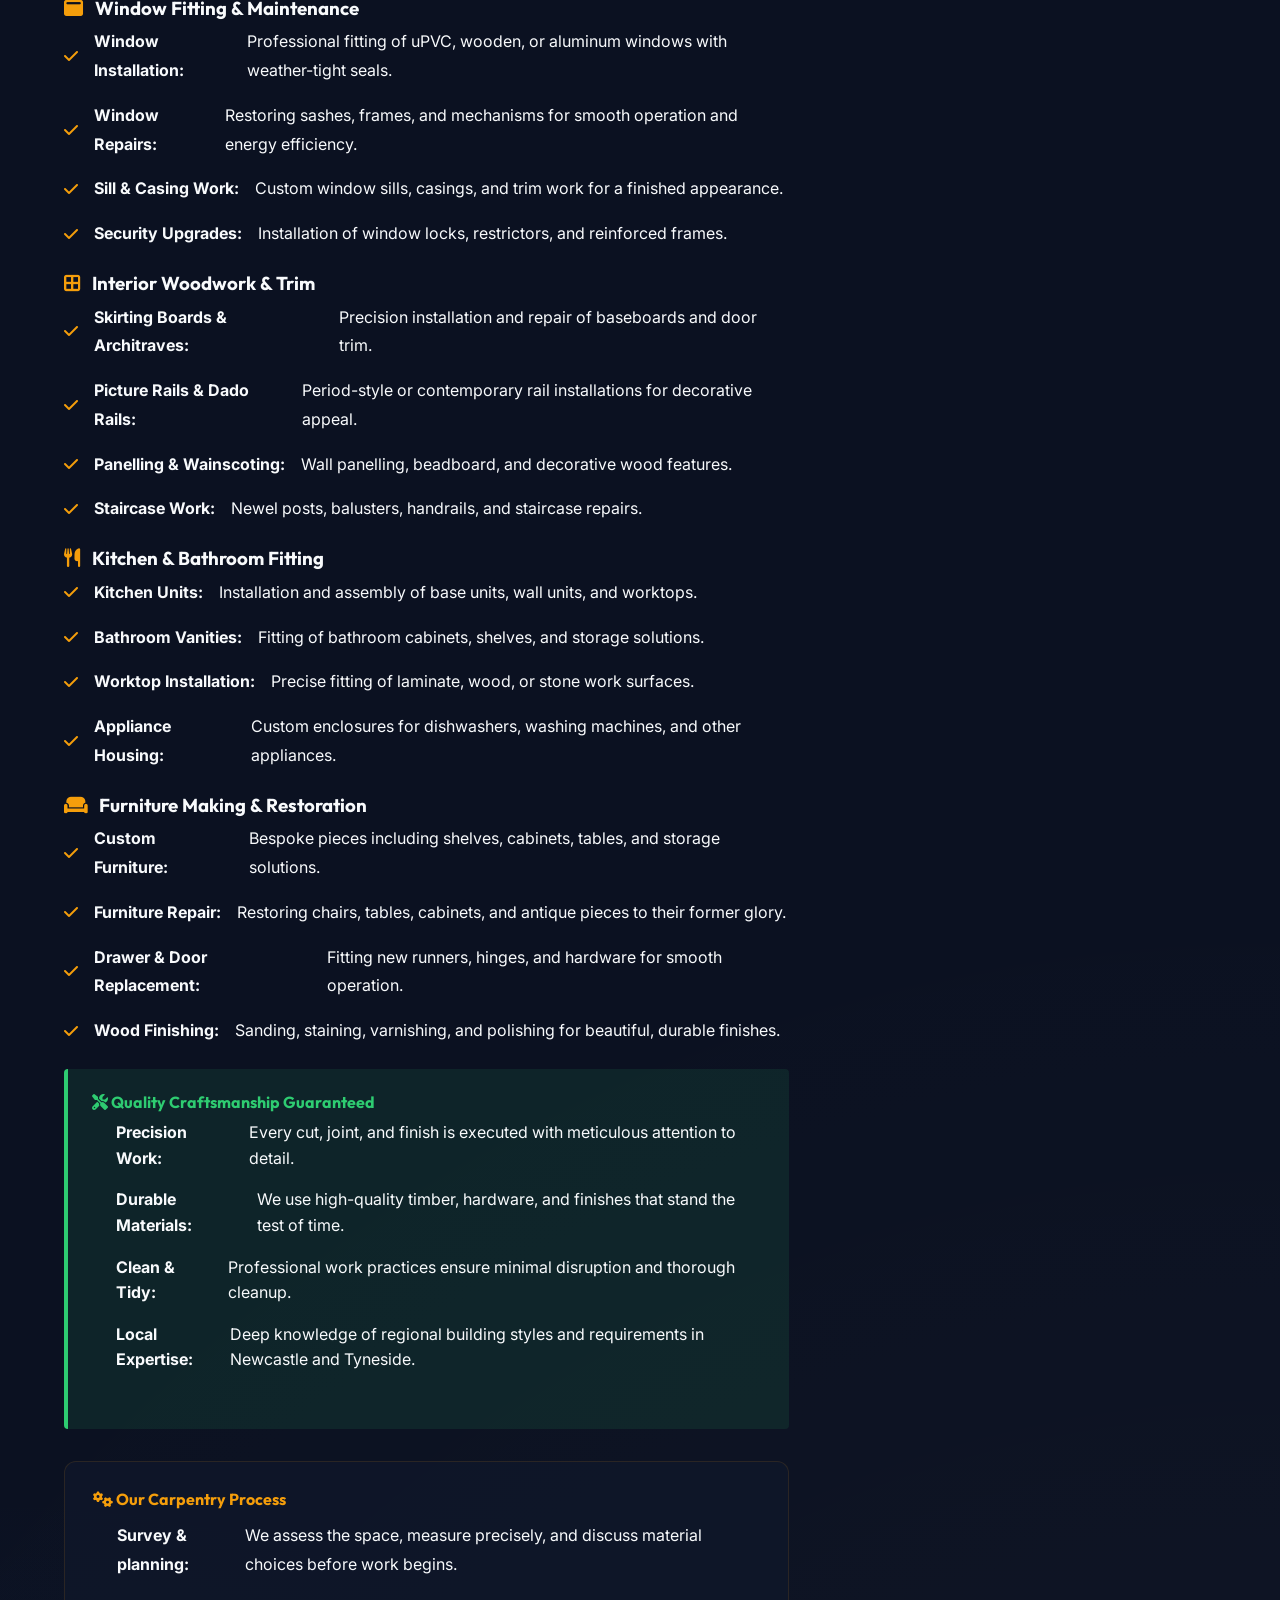
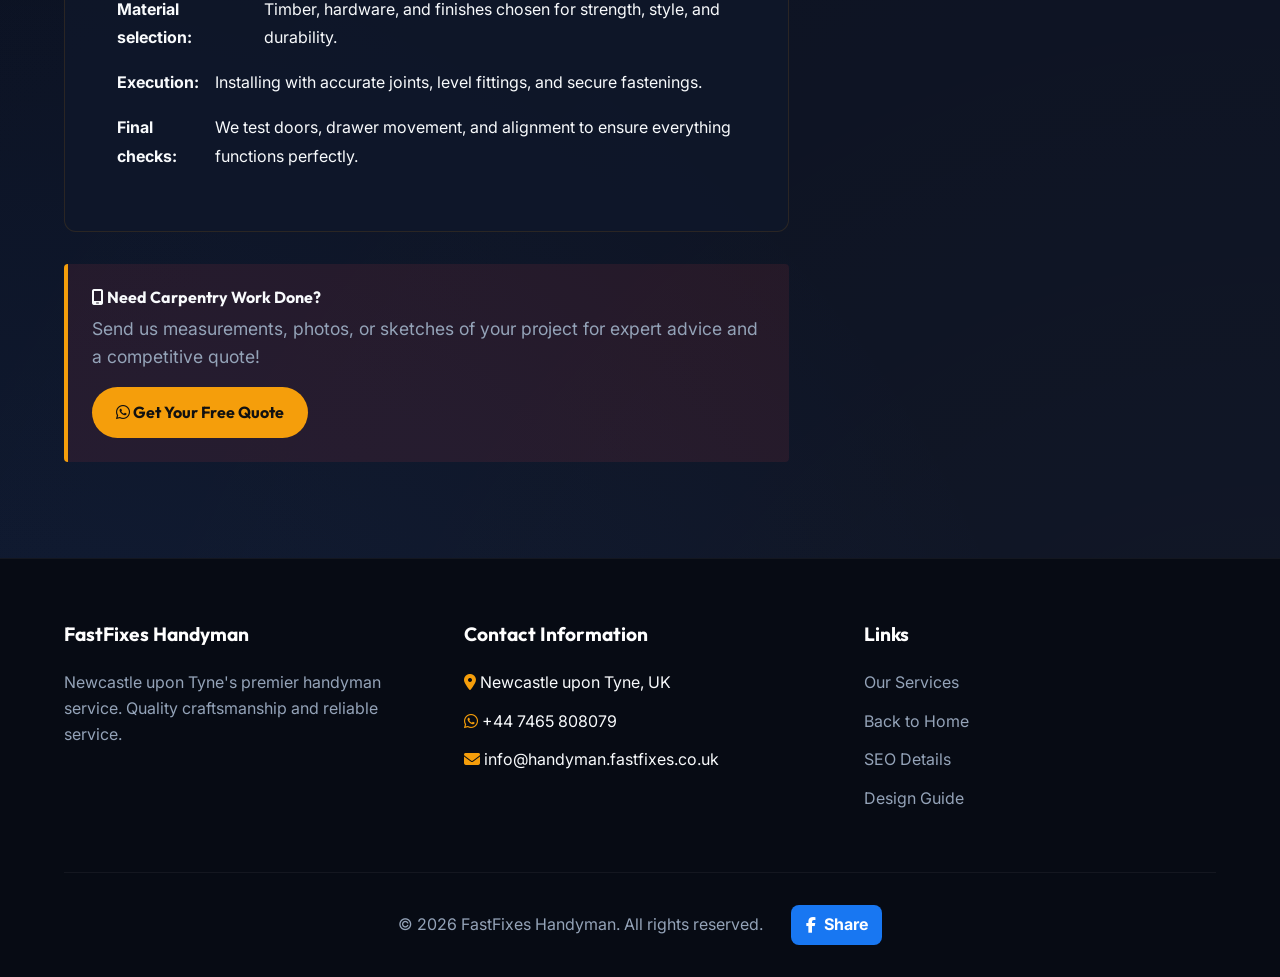
<file: carpentry-joinery.html>
<!DOCTYPE html>
<html lang="en">
<head>
    <meta charset="UTF-8">
    <meta name="viewport" content="width=device-width, initial-scale=1.0">
    <title>Professional Carpentry & Joinery Services in Newcastle | FastFixes</title>
    <link rel="icon" href="assets/favicon.jpg" type="image/jpeg">
    <meta name="description" content="Expert carpentry and joinery services in Newcastle upon Tyne. Door hanging, window fitting, flooring, kitchen units, custom woodwork. Precision craftsmanship for homes and businesses.">
    <meta name="keywords" content="carpentry newcastle upon tyne, joinery services gosforth, door hanging jesmond, window fitting gateshead, flooring installation tyneside, kitchen fitting newcastle, custom woodwork">
    <meta name="geo.region" content="GB-NNY">
    <meta name="geo.placename" content="Newcastle upon Tyne">
    <meta name="geo.position" content="54.9783;-1.6178">
    <link rel="stylesheet" href="https://cdnjs.cloudflare.com/ajax/libs/font-awesome/6.4.0/css/all.min.css">
    <link rel="stylesheet" href="index.css">

    <!-- Schema.org Structured Data -->
    <script type="application/ld+json">
    {
        "@context": "https://schema.org",
        "@type": "Service",
        "name": "Carpentry & Joinery Services",
        "description": "Expert carpentry and joinery services in Newcastle upon Tyne. Door hanging, window fitting, flooring, kitchen units, custom woodwork. Precision craftsmanship for homes and businesses.",
        "provider": {
            "@type": "LocalBusiness",
            "@id": "https://handyman.fastfixes.co.uk/#organization",
            "name": "FastFixes Handyman",
            "telephone": "+44 7465 808079",
            "address": {
                "@type": "PostalAddress",
                "addressLocality": "Newcastle upon Tyne",
                "addressCountry": "GB"
            }
        },
        "areaServed": {
            "@type": "City",
            "name": "Newcastle upon Tyne"
        },
        "serviceType": "Carpentry and Joinery",
        "offers": {
            "@type": "Offer",
            "priceCurrency": "GBP",
            "availability": "https://schema.org/InStock"
        },
        "hasOfferCatalog": {
            "@type": "OfferCatalog",
            "name": "Carpentry Services",
            "itemListElement": [
                {
                    "@type": "Offer",
                    "itemOffered": {
                        "@type": "Service",
                        "name": "Door Installation",
                        "description": "Expert door hanging and repair services"
                    }
                },
                {
                    "@type": "Offer",
                    "itemOffered": {
                        "@type": "Service",
                        "name": "Window Fitting",
                        "description": "Professional window installation and repair"
                    }
                },
                {
                    "@type": "Offer",
                    "itemOffered": {
                        "@type": "Service",
                        "name": "Kitchen Fitting",
                        "description": "Kitchen unit installation and worktop fitting"
                    }
                },
                {
                    "@type": "Offer",
                    "itemOffered": {
                        "@type": "Service",
                        "name": "Custom Woodwork",
                        "description": "Bespoke furniture and woodwork creation"
                    }
                }
            ]
        }
    }
    </script>
</head>
<body>
    <!-- Floating WhatsApp Button -->
    <a href="https://wa.me/447465808079" target="_blank" class="whatsapp-float" aria-label="Contact FastFixes on WhatsApp">
        <i class="fa-brands fa-whatsapp"></i>
    </a>

    <header style="background: rgba(11, 17, 33, 0.9); backdrop-filter: blur(12px);">
        <div class="container nav-container">
            <a href="index.html" class="logo">FastFixes <span>Handyman</span></a>
            <ul class="nav-links">
                <li><a href="index.html#services">Services</a></li>
                <li><a href="index.html#why-us">Why Us</a></li>
                <li><a href="index.html#contact">Contact</a></li>
                <li><a href="https://facebook.com/" target="_blank" aria-label="Visit our Facebook page"><i class="fa-brands fa-facebook" style="font-size: 1.2rem;"></i></a></li>
            </ul>
            <div class="hamburger">
                <i class="fa-solid fa-bars"></i>
            </div>
        </div>
    </header>

    <section class="service-hero">
        <div class="container text-center">
            <h1>Expert Carpentry & Joinery in Newcastle</h1>
            <p>Precision craftsmanship for all your woodwork needs. From custom installations to repairs, we deliver quality that lasts.</p>
        </div>
    </section>

    <section class="section">
        <div class="container service-details">
            <div class="service-desc">
                <img src="assets/carpentry_joinery.jpg" alt="Carpentry and Joinery Services" style="width:100%; max-height: 500px; object-fit: cover; border-radius: 12px; margin-bottom: 2rem; box-shadow: 0 10px 30px rgba(0,0,0,0.5);">

                <h2 style="font-size: 2rem; color: var(--primary); margin-bottom: 1rem;">Professional Carpentry & Joinery Services</h2>
                <p>Our skilled carpenters combine traditional craftsmanship with modern techniques to deliver exceptional results for your home or business. Whether you need new installations, repairs, or custom woodwork, we ensure precision, durability, and aesthetic appeal in every project.</p>
                <br>

                <h3><i class="fa-solid fa-door-open" style="color: var(--primary); margin-right: 8px;"></i> Door Installation & Repair</h3>
                <ul style="margin-top: 0.5rem; line-height: 1.8; margin-bottom: 1.5rem;">
                    <li><i class="fa-solid fa-check text-primary"></i> <strong>Door Hanging:</strong> Expert installation of internal and external doors with perfect alignment and smooth operation.</li>
                    <li><i class="fa-solid fa-check text-primary"></i> <strong>Door Repairs:</strong> Fixing warped doors, replacing hinges, handles, and locks for restored functionality.</li>
                    <li><i class="fa-solid fa-check text-primary"></i> <strong>Custom Doors:</strong> Bespoke door construction and fitting for unique architectural requirements.</li>
                    <li><i class="fa-solid fa-check text-primary"></i> <strong>Fire Doors:</strong> Certified installation and maintenance of fire-rated doors for safety compliance.</li>
                </ul>

                <h3><i class="fa-solid fa-window-maximize" style="color: var(--primary); margin-right: 8px;"></i> Window Fitting & Maintenance</h3>
                <ul style="margin-top: 0.5rem; line-height: 1.8; margin-bottom: 1.5rem;">
                    <li><i class="fa-solid fa-check text-primary"></i> <strong>Window Installation:</strong> Professional fitting of uPVC, wooden, or aluminum windows with weather-tight seals.</li>
                    <li><i class="fa-solid fa-check text-primary"></i> <strong>Window Repairs:</strong> Restoring sashes, frames, and mechanisms for smooth operation and energy efficiency.</li>
                    <li><i class="fa-solid fa-check text-primary"></i> <strong>Sill & Casing Work:</strong> Custom window sills, casings, and trim work for a finished appearance.</li>
                    <li><i class="fa-solid fa-check text-primary"></i> <strong>Security Upgrades:</strong> Installation of window locks, restrictors, and reinforced frames.</li>
                </ul>

                <h3><i class="fa-solid fa-border-all" style="color: var(--primary); margin-right: 8px;"></i> Interior Woodwork & Trim</h3>
                <ul style="margin-top: 0.5rem; line-height: 1.8; margin-bottom: 1.5rem;">
                    <li><i class="fa-solid fa-check text-primary"></i> <strong>Skirting Boards & Architraves:</strong> Precision installation and repair of baseboards and door trim.</li>
                    <li><i class="fa-solid fa-check text-primary"></i> <strong>Picture Rails & Dado Rails:</strong> Period-style or contemporary rail installations for decorative appeal.</li>
                    <li><i class="fa-solid fa-check text-primary"></i> <strong>Panelling & Wainscoting:</strong> Wall panelling, beadboard, and decorative wood features.</li>
                    <li><i class="fa-solid fa-check text-primary"></i> <strong>Staircase Work:</strong> Newel posts, balusters, handrails, and staircase repairs.</li>
                </ul>

                <h3><i class="fa-solid fa-utensils" style="color: var(--primary); margin-right: 8px;"></i> Kitchen & Bathroom Fitting</h3>
                <ul style="margin-top: 0.5rem; line-height: 1.8; margin-bottom: 1.5rem;">
                    <li><i class="fa-solid fa-check text-primary"></i> <strong>Kitchen Units:</strong> Installation and assembly of base units, wall units, and worktops.</li>
                    <li><i class="fa-solid fa-check text-primary"></i> <strong>Bathroom Vanities:</strong> Fitting of bathroom cabinets, shelves, and storage solutions.</li>
                    <li><i class="fa-solid fa-check text-primary"></i> <strong>Worktop Installation:</strong> Precise fitting of laminate, wood, or stone work surfaces.</li>
                    <li><i class="fa-solid fa-check text-primary"></i> <strong>Appliance Housing:</strong> Custom enclosures for dishwashers, washing machines, and other appliances.</li>
                </ul>

                <h3><i class="fa-solid fa-couch" style="color: var(--primary); margin-right: 8px;"></i> Furniture Making & Restoration</h3>
                <ul style="margin-top: 0.5rem; line-height: 1.8; margin-bottom: 1.5rem;">
                    <li><i class="fa-solid fa-check text-primary"></i> <strong>Custom Furniture:</strong> Bespoke pieces including shelves, cabinets, tables, and storage solutions.</li>
                    <li><i class="fa-solid fa-check text-primary"></i> <strong>Furniture Repair:</strong> Restoring chairs, tables, cabinets, and antique pieces to their former glory.</li>
                    <li><i class="fa-solid fa-check text-primary"></i> <strong>Drawer & Door Replacement:</strong> Fitting new runners, hinges, and hardware for smooth operation.</li>
                    <li><i class="fa-solid fa-check text-primary"></i> <strong>Wood Finishing:</strong> Sanding, staining, varnishing, and polishing for beautiful, durable finishes.</li>
                </ul>

                <div style="background: rgba(46, 204, 113, 0.1); border-left: 4px solid #2ecc71; padding: 1.5rem; border-radius: 4px; margin-top: 1rem; margin-bottom: 2rem;">
                    <h4 style="margin-bottom: 0.5rem; color: #2ecc71;"><i class="fa-solid fa-tools"></i> Quality Craftsmanship Guaranteed</h4>
                    <ul style="margin-left: 1.5rem; margin-top: 0.5rem;">
                        <li><strong>Precision Work:</strong> Every cut, joint, and finish is executed with meticulous attention to detail.</li>
                        <li><strong>Durable Materials:</strong> We use high-quality timber, hardware, and finishes that stand the test of time.</li>
                        <li><strong>Clean & Tidy:</strong> Professional work practices ensure minimal disruption and thorough cleanup.</li>
                        <li><strong>Local Expertise:</strong> Deep knowledge of regional building styles and requirements in Newcastle and Tyneside.</li>
                    </ul>
                </div>

                <div style="background: rgba(15, 23, 42, 0.95); border-radius: 12px; border: 1px solid rgba(245, 158, 11, 0.12); padding: 1.75rem; margin-bottom: 2rem;">
                    <h4 style="margin-bottom: 0.75rem; color: var(--primary);"><i class="fa-solid fa-cogs"></i> Our Carpentry Process</h4>
                    <ul style="margin-left: 1.5rem; margin-top: 0.5rem; color: var(--text-main); line-height: 1.8;">
                        <li><strong>Survey & planning:</strong> We assess the space, measure precisely, and discuss material choices before work begins.</li>
                        <li><strong>Material selection:</strong> Timber, hardware, and finishes chosen for strength, style, and durability.</li>
                        <li><strong>Execution:</strong> Installing with accurate joints, level fittings, and secure fastenings.</li>
                        <li><strong>Final checks:</strong> We test doors, drawer movement, and alignment to ensure everything functions perfectly.</li>
                    </ul>
                </div>

                <div style="background: rgba(230, 57, 70, 0.1); border-left: 4px solid var(--primary); padding: 1.5rem; border-radius: 4px;">
                    <h4 style="margin-bottom: 0.5rem;"><i class="fa-solid fa-mobile-screen"></i> Need Carpentry Work Done?</h4>
                    <p style="margin-bottom: 1rem;">Send us measurements, photos, or sketches of your project for expert advice and a competitive quote!</p>
                    <a href="https://wa.me/447465808079" target="_blank" class="btn" style="display: inline-block; padding: 0.8rem 1.5rem;"><i class="fa-brands fa-whatsapp"></i> Get Your Free Quote</a>
                </div>
            </div>

            <div class="service-sidebar" style="background: #070B14; border: 1px solid rgba(255,255,255,0.1); padding: 2rem; border-radius: 12px; height: fit-content; text-align: center;">
                <h3 style="margin-bottom: 1rem;">Need a Carpenter?</h3>
                <i class="fa-solid fa-hammer text-primary" style="font-size: 4rem; margin-bottom: 1rem;"></i>
                <p style="margin-bottom: 1.5rem; color: #ccc;">Expert woodwork and installations. Serving Newcastle, Jesmond, Gosforth, and surrounding areas.</p>
                <div style="font-size: 1.5rem; font-weight: bold; margin-bottom: 1rem; color: white;">
                    <i class="fa-brands fa-whatsapp text-primary" style="margin-right: 10px;"></i>
                    <a href="https://wa.me/447465808079" style="color: white; text-decoration: none;">+44 7465 808079</a>
                </div>
                <a href="https://wa.me/447465808079" target="_blank" class="btn" style="width: 100%;">Book Carpentry Service</a>
            </div>
        </div>
    </section>
    <!-- Footer -->
    <footer id="contact">
        <div class="container">
            <div class="footer-grid">
                <div class="footer-col">
                    <h4>FastFixes Handyman</h4>
                    <p>Newcastle upon Tyne's premier handyman service. Quality craftsmanship and reliable service.</p>
                </div>
                <div class="footer-col">
                    <h4>Contact Information</h4>
                    <ul>
                        <li><i class="fa-solid fa-location-dot text-primary"></i> Newcastle upon Tyne, UK</li>
                        <li><i class="fa-brands fa-whatsapp text-primary"></i> +44 7465 808079</li>
                        <li><i class="fa-solid fa-envelope text-primary"></i> info@handyman.fastfixes.co.uk</li>
                    </ul>
                </div>
                <div class="footer-col">
                    <h4>Links</h4>
                    <ul>
                        <li><a href="index.html#services">Our Services</a></li>
                        <li><a href="index.html">Back to Home</a></li>
                        <li><a href="seo-details.html">SEO Details</a></li>
                        <li><a href="design-recommendations.html">Design Guide</a></li>
                    </ul>
                </div>
            </div>
            <div class="footer-bottom">
                <p>&copy; 2026 FastFixes Handyman. All rights reserved.</p>
                <a href="#" class="fb-share" aria-label="Share on Facebook"><i class="fa-brands fa-facebook-f"></i> Share</a>
            </div>
        </div>
    </footer>
</body>
</html>
</file>
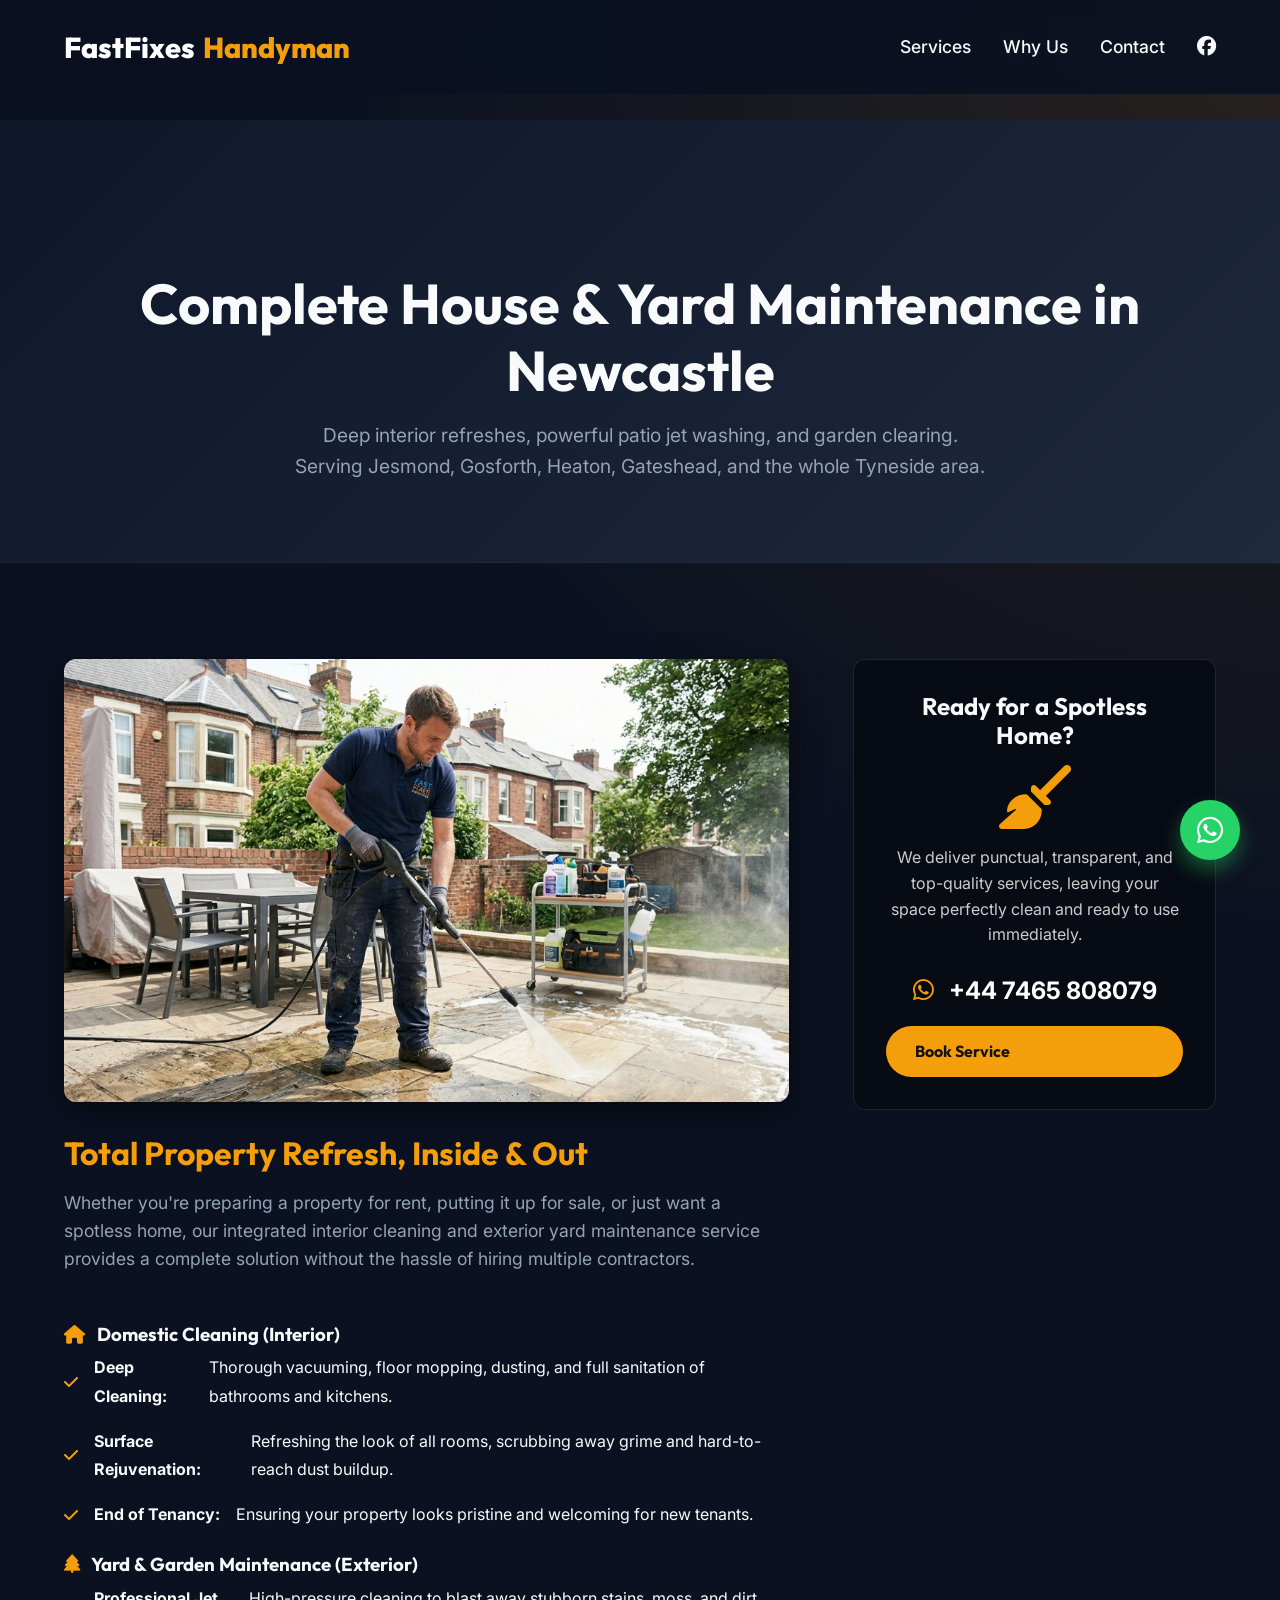
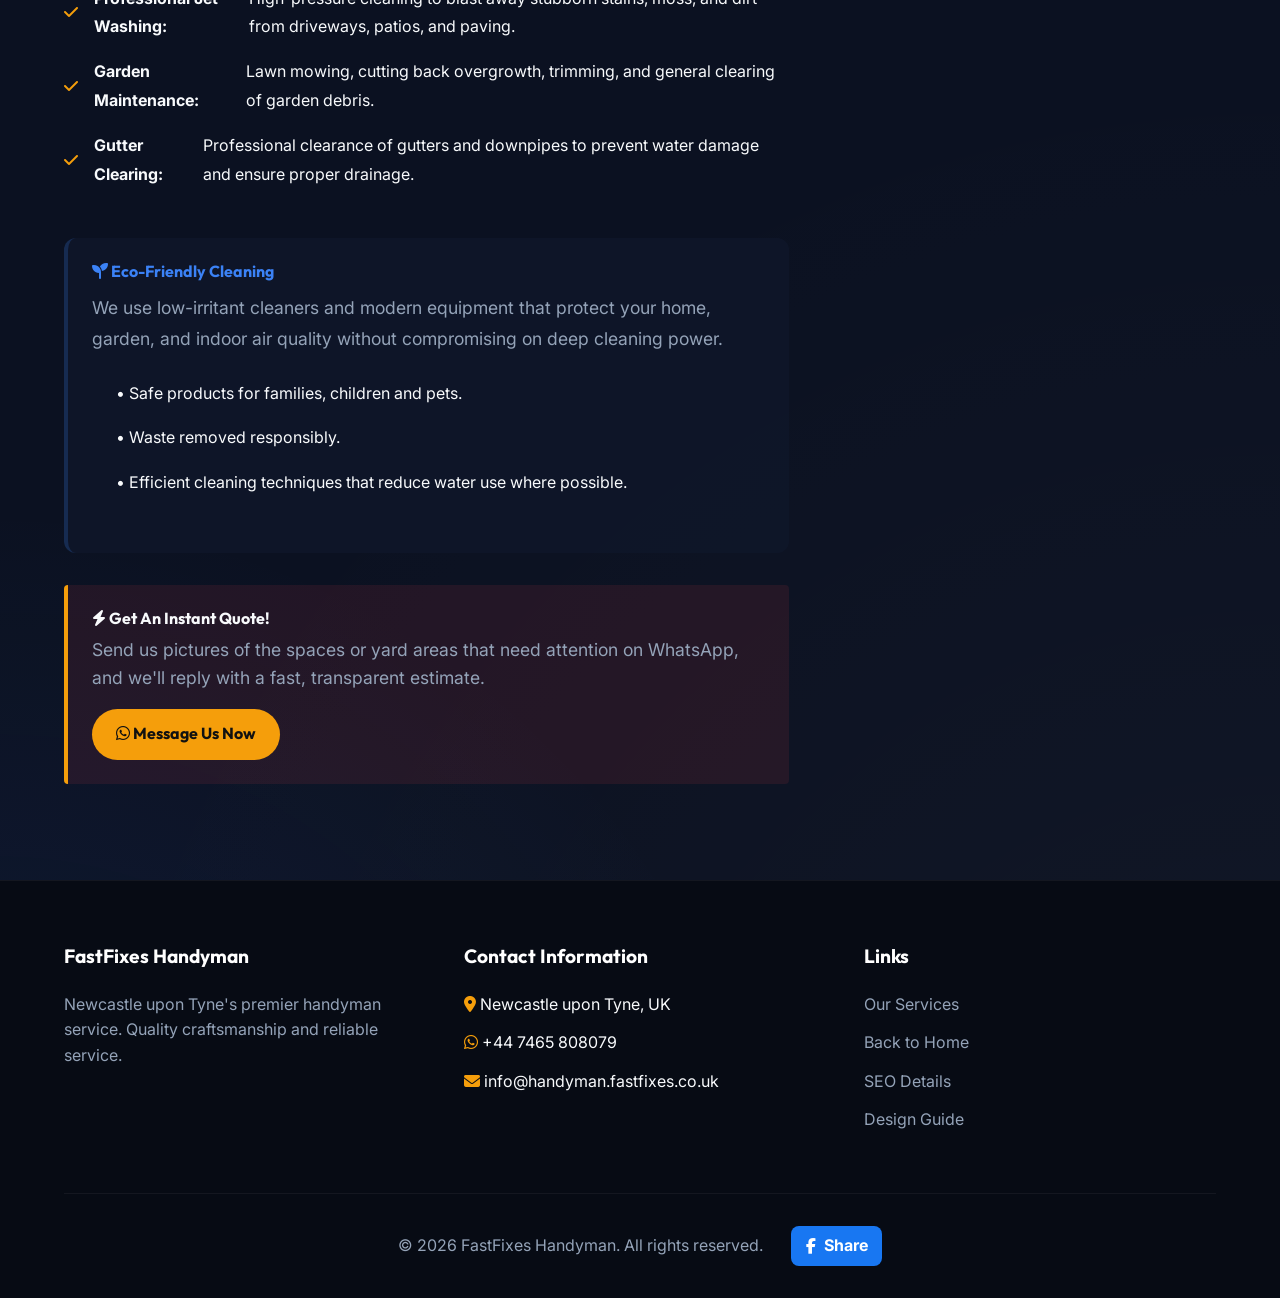
<file: cleaning-services.html>
<!DOCTYPE html>
<html lang="en">
<head>
    <meta charset="UTF-8">
    <meta name="viewport" content="width=device-width, initial-scale=1.0">
    <title>Professional House & Yard Cleaning in Newcastle | FastFixes</title>
    <link rel="icon" href="assets/favicon.jpg" type="image/jpeg">
    <meta name="description" content="Complete domestic cleaning & yard maintenance in Newcastle, Jesmond, Gosforth. Deep interior cleaning, patio jet washing, lawn mowing & gutter clearing.">
    <meta name="keywords" content="house cleaning Newcastle, yard maintenance, patio jet washing Tyneside, end of tenancy cleaning Gosforth, gutter cleaning Gateshead, lawn mowing Jesmond">
    <meta name="geo.region" content="GB-NNY">
    <meta name="geo.placename" content="Newcastle upon Tyne">
    <meta name="geo.position" content="54.9783;-1.6178">
    <link rel="stylesheet" href="https://cdnjs.cloudflare.com/ajax/libs/font-awesome/6.4.0/css/all.min.css">
    <link rel="stylesheet" href="index.css">

    <!-- Schema.org Structured Data -->
    <script type="application/ld+json">
    {
        "@context": "https://schema.org",
        "@type": "Service",
        "name": "House & Yard Cleaning Services",
        "description": "Complete domestic cleaning & yard maintenance in Newcastle, Jesmond, Gosforth. Deep interior cleaning, patio jet washing, lawn mowing & gutter clearing.",
        "provider": {
            "@type": "LocalBusiness",
            "@id": "https://handyman.fastfixes.co.uk/#organization",
            "name": "FastFixes Handyman",
            "telephone": "+44 7465 808079",
            "address": {
                "@type": "PostalAddress",
                "addressLocality": "Newcastle upon Tyne",
                "addressCountry": "GB"
            }
        },
        "areaServed": [
            {
                "@type": "City",
                "name": "Newcastle upon Tyne"
            },
            {
                "@type": "City",
                "name": "Jesmond"
            },
            {
                "@type": "City",
                "name": "Gosforth"
            },
            {
                "@type": "City",
                "name": "Heaton"
            },
            {
                "@type": "City",
                "name": "Gateshead"
            }
        ],
        "serviceType": "Cleaning Services",
        "offers": {
            "@type": "Offer",
            "priceCurrency": "GBP",
            "availability": "https://schema.org/InStock"
        },
        "hasOfferCatalog": {
            "@type": "OfferCatalog",
            "name": "Cleaning Services",
            "itemListElement": [
                {
                    "@type": "Offer",
                    "itemOffered": {
                        "@type": "Service",
                        "name": "Deep Interior Cleaning",
                        "description": "Complete house cleaning including all rooms and surfaces"
                    }
                },
                {
                    "@type": "Offer",
                    "itemOffered": {
                        "@type": "Service",
                        "name": "Patio Jet Washing",
                        "description": "High-pressure cleaning of patios, driveways, and outdoor surfaces"
                    }
                },
                {
                    "@type": "Offer",
                    "itemOffered": {
                        "@type": "Service",
                        "name": "Lawn Mowing",
                        "description": "Professional lawn maintenance and mowing services"
                    }
                },
                {
                    "@type": "Offer",
                    "itemOffered": {
                        "@type": "Service",
                        "name": "Gutter Clearing",
                        "description": "Gutter cleaning and maintenance to prevent blockages"
                    }
                }
            ]
        }
    }
    </script>
</head>
<body>
    <!-- Floating WhatsApp Button -->
    <a href="https://wa.me/447465808079" target="_blank" class="whatsapp-float" aria-label="Contact FastFixes on WhatsApp">
        <i class="fa-brands fa-whatsapp"></i>
    </a>

    <header style="background: rgba(11, 17, 33, 0.9); backdrop-filter: blur(12px);">
        <div class="container nav-container">
            <a href="index.html" class="logo">FastFixes <span>Handyman</span></a>
            <ul class="nav-links">
                <li><a href="index.html#services">Services</a></li>
                <li><a href="index.html#why-us">Why Us</a></li>
                <li><a href="index.html#contact">Contact</a></li>
                <li><a href="https://facebook.com/" target="_blank" aria-label="Visit our Facebook page"><i class="fa-brands fa-facebook" style="font-size: 1.2rem;"></i></a></li>
            </ul>
            <div class="hamburger">
                <i class="fa-solid fa-bars"></i>
            </div>
        </div>
    </header>

    <section class="service-hero">
        <div class="container text-center">
            <h1>Complete House & Yard Maintenance in Newcastle</h1>
            <p>Deep interior refreshes, powerful patio jet washing, and garden clearing. Serving Jesmond, Gosforth, Heaton, Gateshead, and the whole Tyneside area.</p>
        </div>
    </section>

    <section class="section">
        <div class="container service-details">
            <div class="service-desc">
                <img src="assets/cleaning_services.jpg" alt="House and Yard Deep Cleaning" style="width: 100%; max-height: 500px; object-fit: cover; border-radius: 12px; margin-bottom: 2rem; box-shadow: 0 10px 30px rgba(0,0,0,0.5);">
                
                <h2 style="font-size: 2rem; color: var(--primary); margin-bottom: 1rem;">Total Property Refresh, Inside & Out</h2>
                <p>Whether you're preparing a property for rent, putting it up for sale, or just want a spotless home, our integrated interior cleaning and exterior yard maintenance service provides a complete solution without the hassle of hiring multiple contractors.</p>
                <br>
                
                <h3><i class="fa-solid fa-house" style="color: var(--primary); margin-right: 8px;"></i> Domestic Cleaning (Interior)</h3>
                <ul style="margin-top: 0.5rem; line-height: 1.8; margin-bottom: 1.5rem;">
                    <li><i class="fa-solid fa-check text-primary"></i> <strong>Deep Cleaning:</strong> Thorough vacuuming, floor mopping, dusting, and full sanitation of bathrooms and kitchens.</li>
                    <li><i class="fa-solid fa-check text-primary"></i> <strong>Surface Rejuvenation:</strong> Refreshing the look of all rooms, scrubbing away grime and hard-to-reach dust buildup.</li>
                    <li><i class="fa-solid fa-check text-primary"></i> <strong>End of Tenancy:</strong> Ensuring your property looks pristine and welcoming for new tenants.</li>
                </ul>

                <h3><i class="fa-solid fa-tree" style="color: var(--primary); margin-right: 8px;"></i> Yard & Garden Maintenance (Exterior)</h3>
                <ul style="margin-top: 0.5rem; line-height: 1.8; margin-bottom: 1.5rem;">
                    <li><i class="fa-solid fa-check text-primary"></i> <strong>Professional Jet Washing:</strong> High-pressure cleaning to blast away stubborn stains, moss, and dirt from driveways, patios, and paving.</li>
                    <li><i class="fa-solid fa-check text-primary"></i> <strong>Garden Maintenance:</strong> Lawn mowing, cutting back overgrowth, trimming, and general clearing of garden debris.</li>
                    <li><i class="fa-solid fa-check text-primary"></i> <strong>Gutter Clearing:</strong> Professional clearance of gutters and downpipes to prevent water damage and ensure proper drainage.</li>
                </ul>
                <br>

                <div style="background: rgba(15, 23, 42, 0.95); border-left: 4px solid rgba(59, 130, 246, 0.2); padding: 1.5rem; border-radius: 12px; margin-bottom: 2rem;">
                    <h4 style="margin-bottom: 0.75rem; color: var(--accent);"><i class="fa-solid fa-seedling"></i> Eco-Friendly Cleaning</h4>
                    <p style="color: var(--text-muted); line-height: 1.75;">We use low-irritant cleaners and modern equipment that protect your home, garden, and indoor air quality without compromising on deep cleaning power.</p>
                    <ul style="margin-left: 1.5rem; line-height: 1.8; color: var(--text-main);">
                        <li>• Safe products for families, children and pets.</li>
                        <li>• Waste removed responsibly.</li>
                        <li>• Efficient cleaning techniques that reduce water use where possible.</li>
                    </ul>
                </div>
                
                <div style="background: rgba(230, 57, 70, 0.1); border-left: 4px solid var(--primary); padding: 1.5rem; border-radius: 4px; margin-top: 1rem;">
                    <h4 style="margin-bottom: 0.5rem;"><i class="fa-solid fa-bolt"></i> Get An Instant Quote!</h4>
                    <p style="margin-bottom: 1rem;">Send us pictures of the spaces or yard areas that need attention on WhatsApp, and we'll reply with a fast, transparent estimate.</p>
                    <a href="https://wa.me/447465808079" target="_blank" class="btn" style="display: inline-block; padding: 0.8rem 1.5rem;"><i class="fa-brands fa-whatsapp"></i> Message Us Now</a>
                </div>
            </div>
            
            <div class="service-sidebar" style="background: #070B14; border: 1px solid rgba(255,255,255,0.1); padding: 2rem; border-radius: 12px; height: fit-content; text-align: center;">
                <h3 style="margin-bottom: 1rem;">Ready for a Spotless Home?</h3>
                <i class="fa-solid fa-broom text-primary" style="font-size: 4rem; margin-bottom: 1rem;"></i>
                <p style="margin-bottom: 1.5rem; color: #ccc;">We deliver punctual, transparent, and top-quality services, leaving your space perfectly clean and ready to use immediately.</p>
                <div style="font-size: 1.5rem; font-weight: bold; margin-bottom: 1rem; color: white;">
                    <i class="fa-brands fa-whatsapp text-primary" style="margin-right: 10px;"></i>
                    <a href="https://wa.me/447465808079" style="color: white; text-decoration: none;">+44 7465 808079</a>
                </div>
                <a href="https://wa.me/447465808079" target="_blank" class="btn" style="width: 100%;">Book Service</a>
            </div>
        </div>
    </section>
    <!-- Footer -->
    <footer id="contact">
        <div class="container">
            <div class="footer-grid">
                <div class="footer-col">
                    <h4>FastFixes Handyman</h4>
                    <p>Newcastle upon Tyne's premier handyman service. Quality craftsmanship and reliable service.</p>
                </div>
                <div class="footer-col">
                    <h4>Contact Information</h4>
                    <ul>
                        <li><i class="fa-solid fa-location-dot text-primary"></i> Newcastle upon Tyne, UK</li>
                        <li><i class="fa-brands fa-whatsapp text-primary"></i> +44 7465 808079</li>
                        <li><i class="fa-solid fa-envelope text-primary"></i> info@handyman.fastfixes.co.uk</li>
                    </ul>
                </div>
                <div class="footer-col">
                    <h4>Links</h4>
                    <ul>
                        <li><a href="index.html#services">Our Services</a></li>
                        <li><a href="index.html">Back to Home</a></li>
                        <li><a href="seo-details.html">SEO Details</a></li>
                        <li><a href="design-recommendations.html">Design Guide</a></li>
                    </ul>
                </div>
            </div>
            <div class="footer-bottom">
                <p>&copy; 2026 FastFixes Handyman. All rights reserved.</p>
                <a href="#" class="fb-share" aria-label="Share on Facebook"><i class="fa-brands fa-facebook-f"></i> Share</a>
            </div>
        </div>
    </footer>
</body>
</html>
</file>
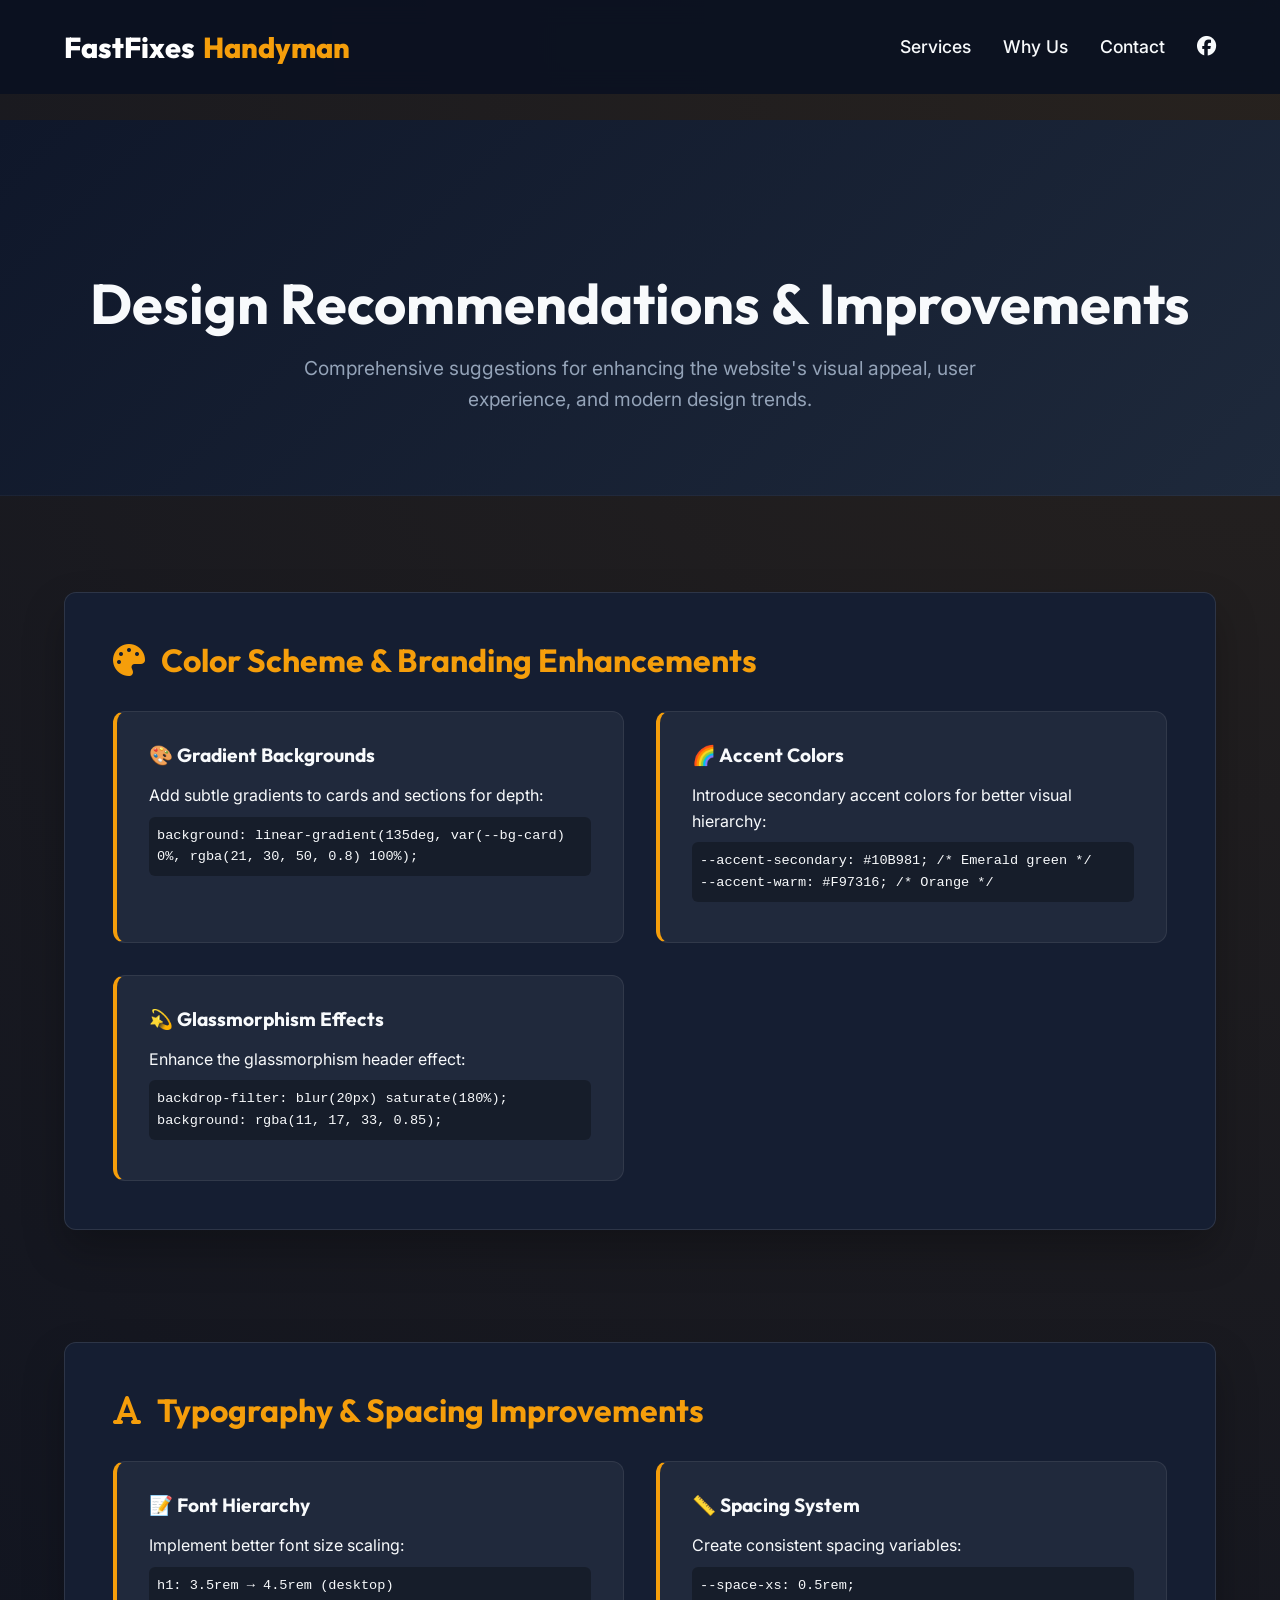
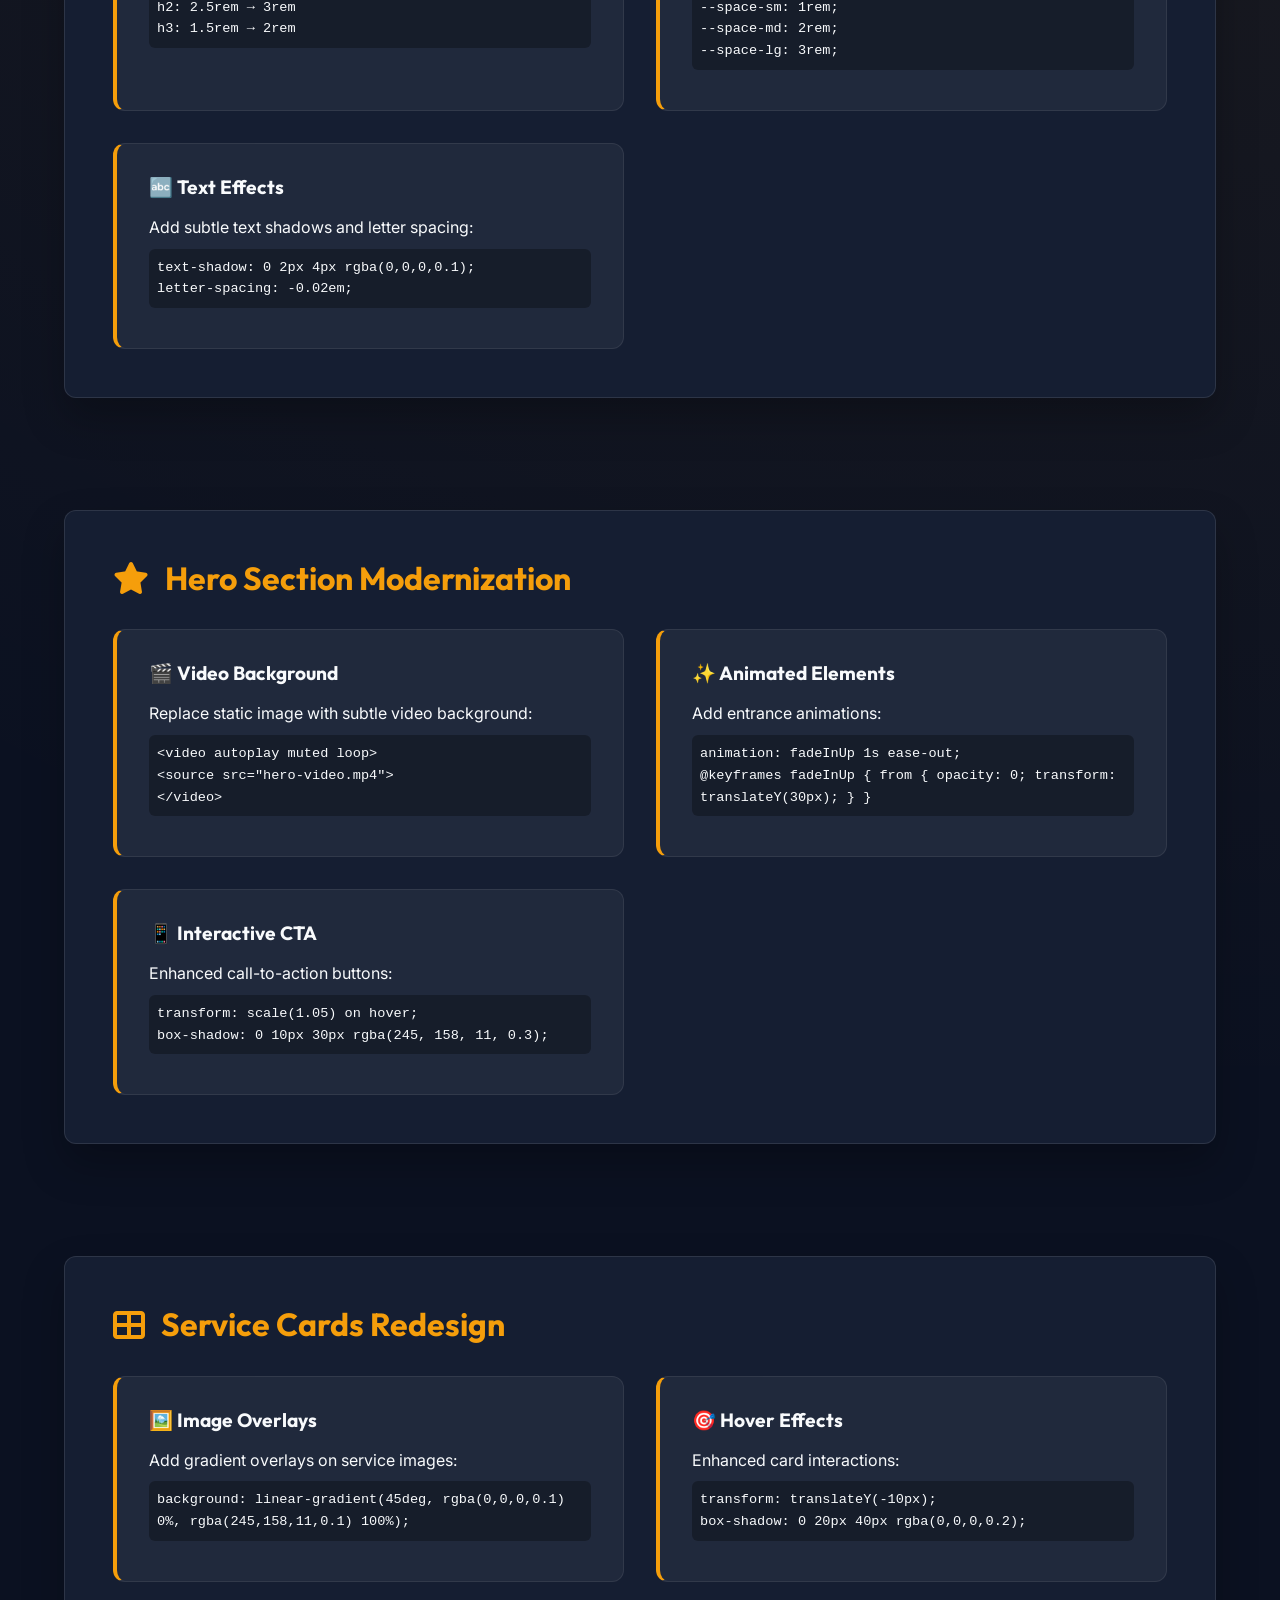
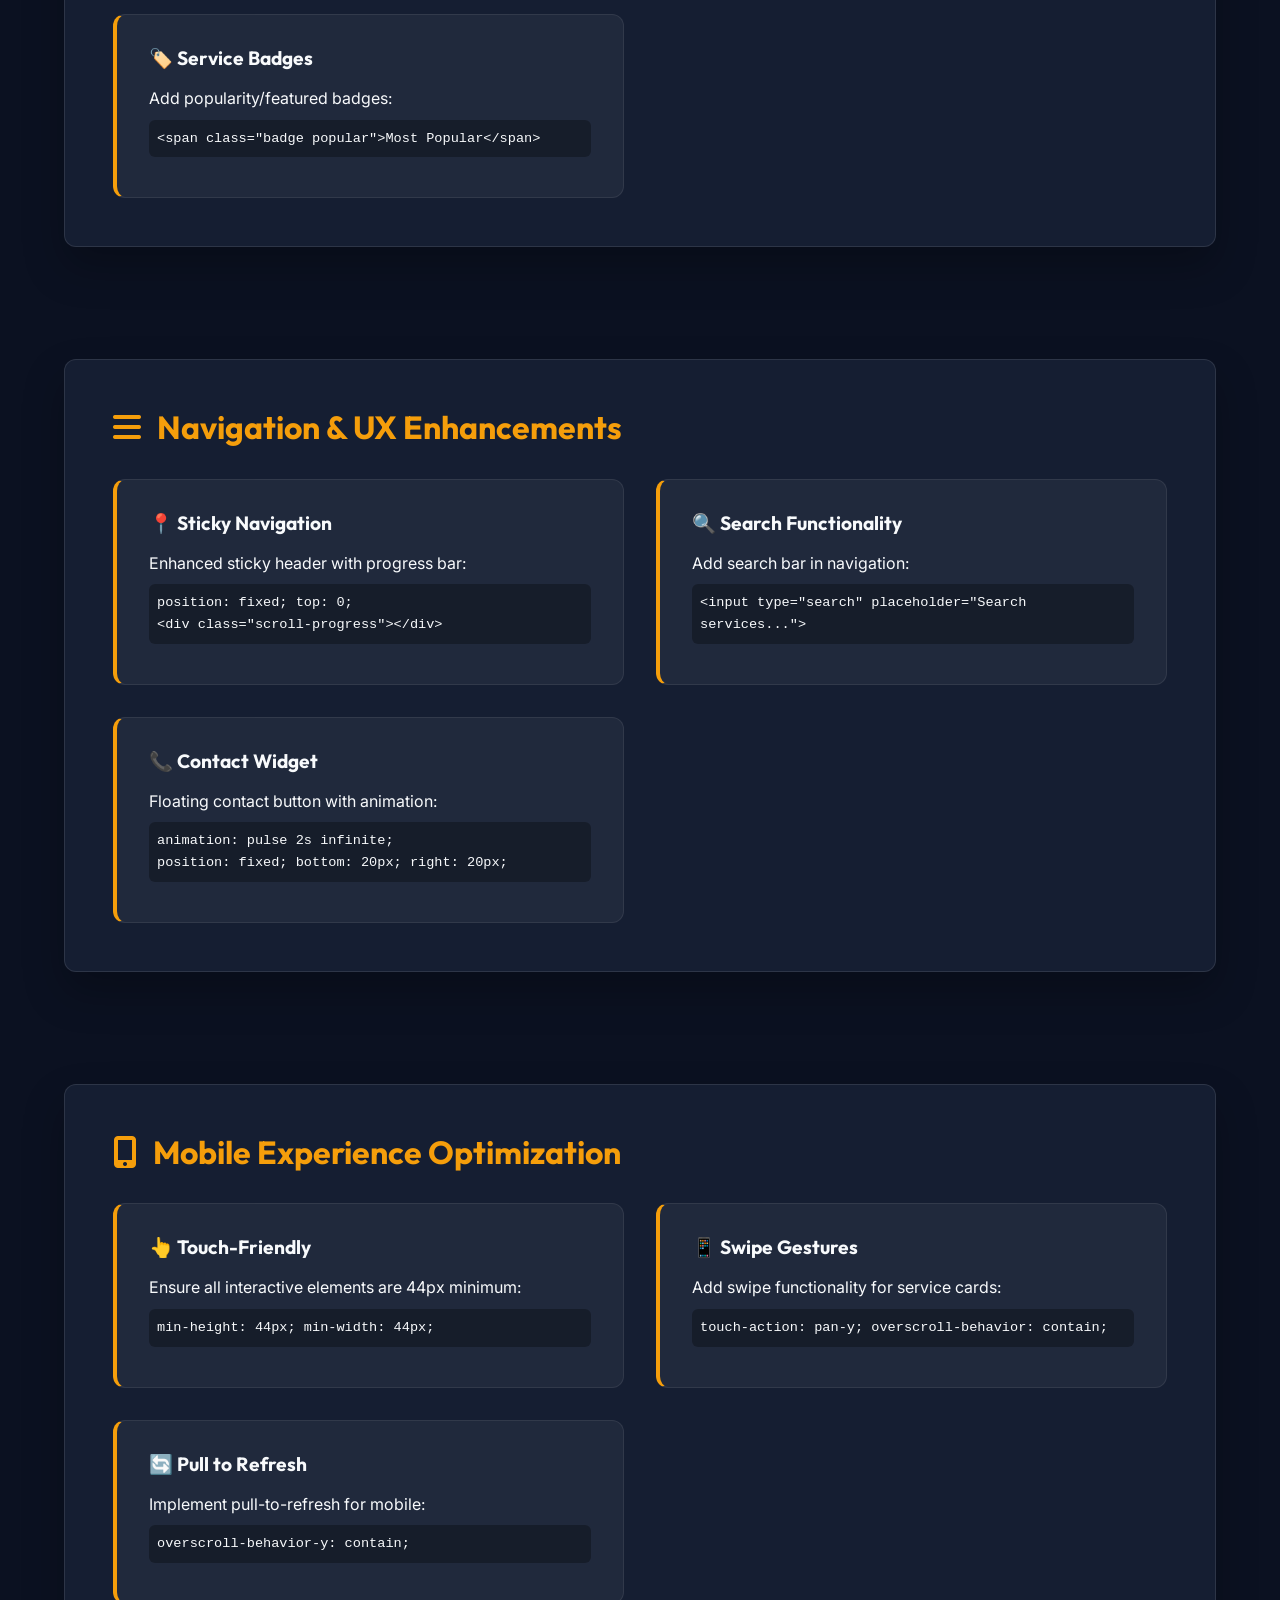
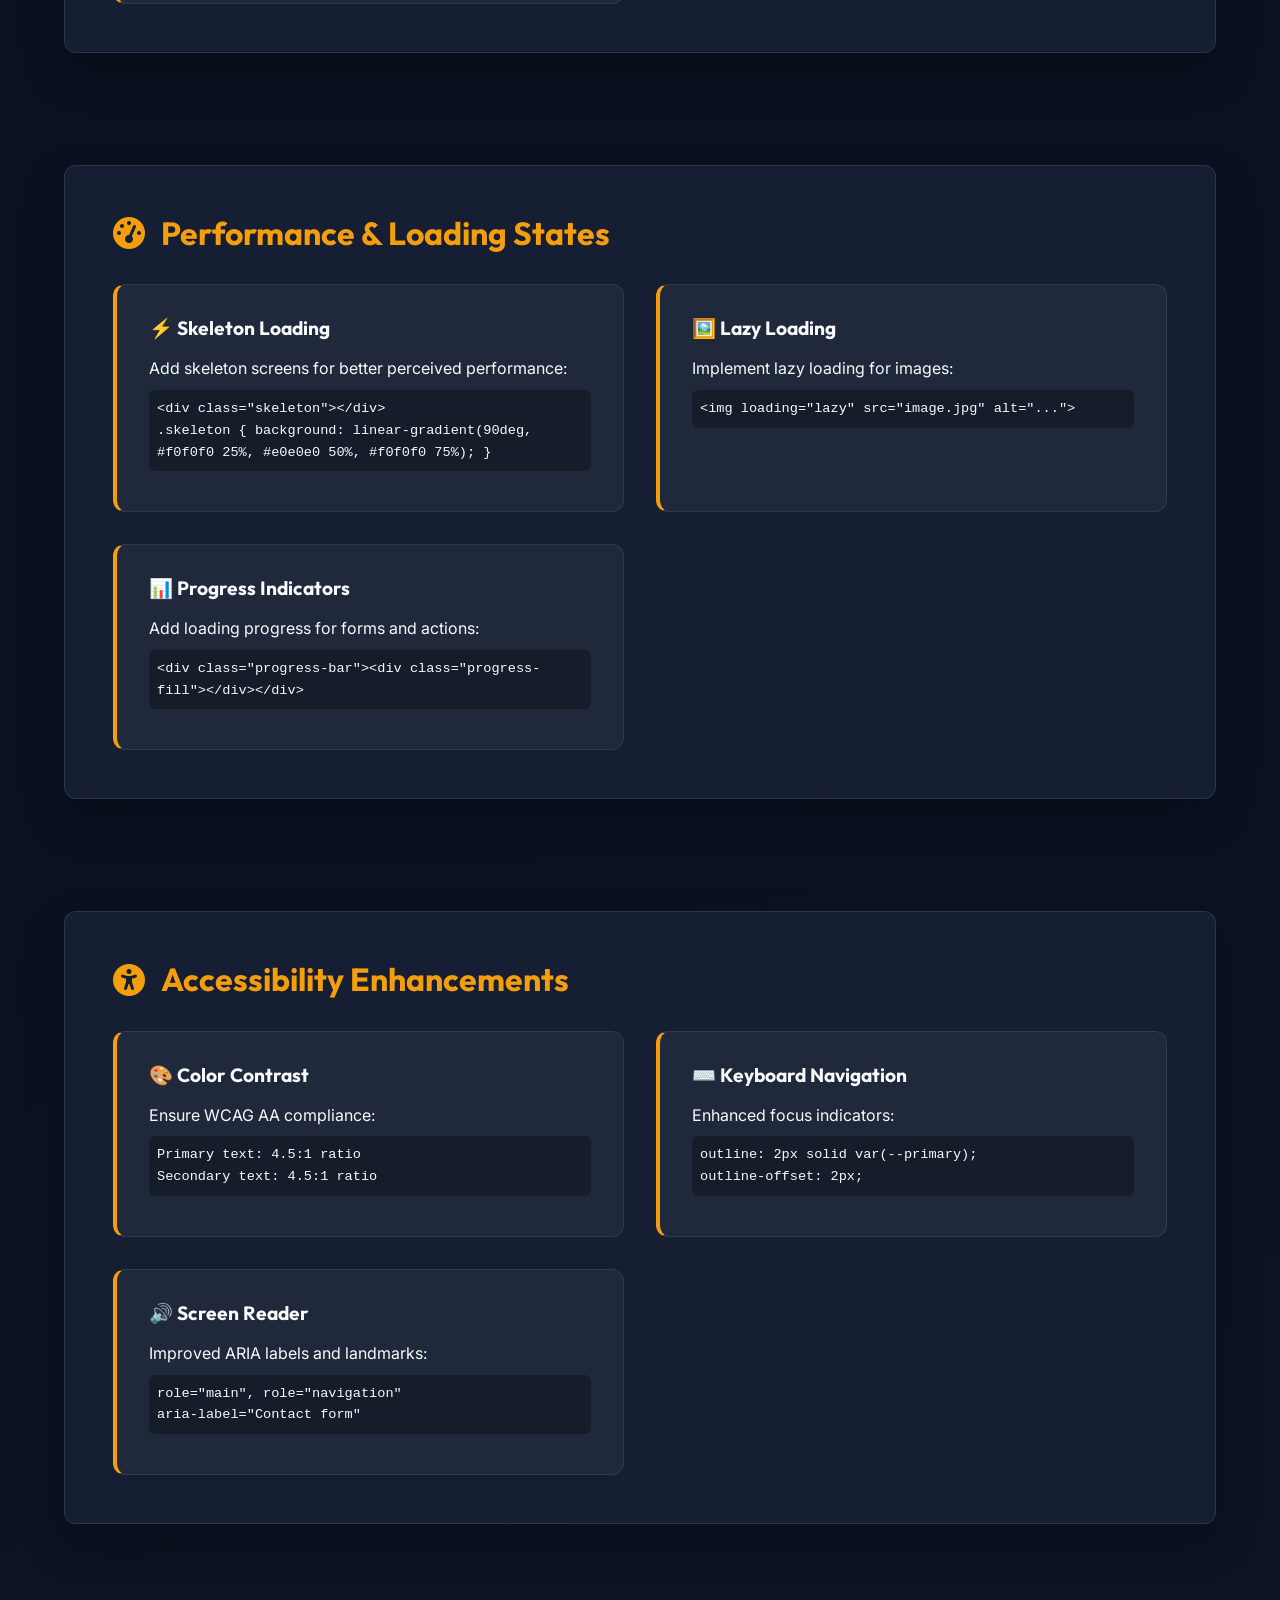
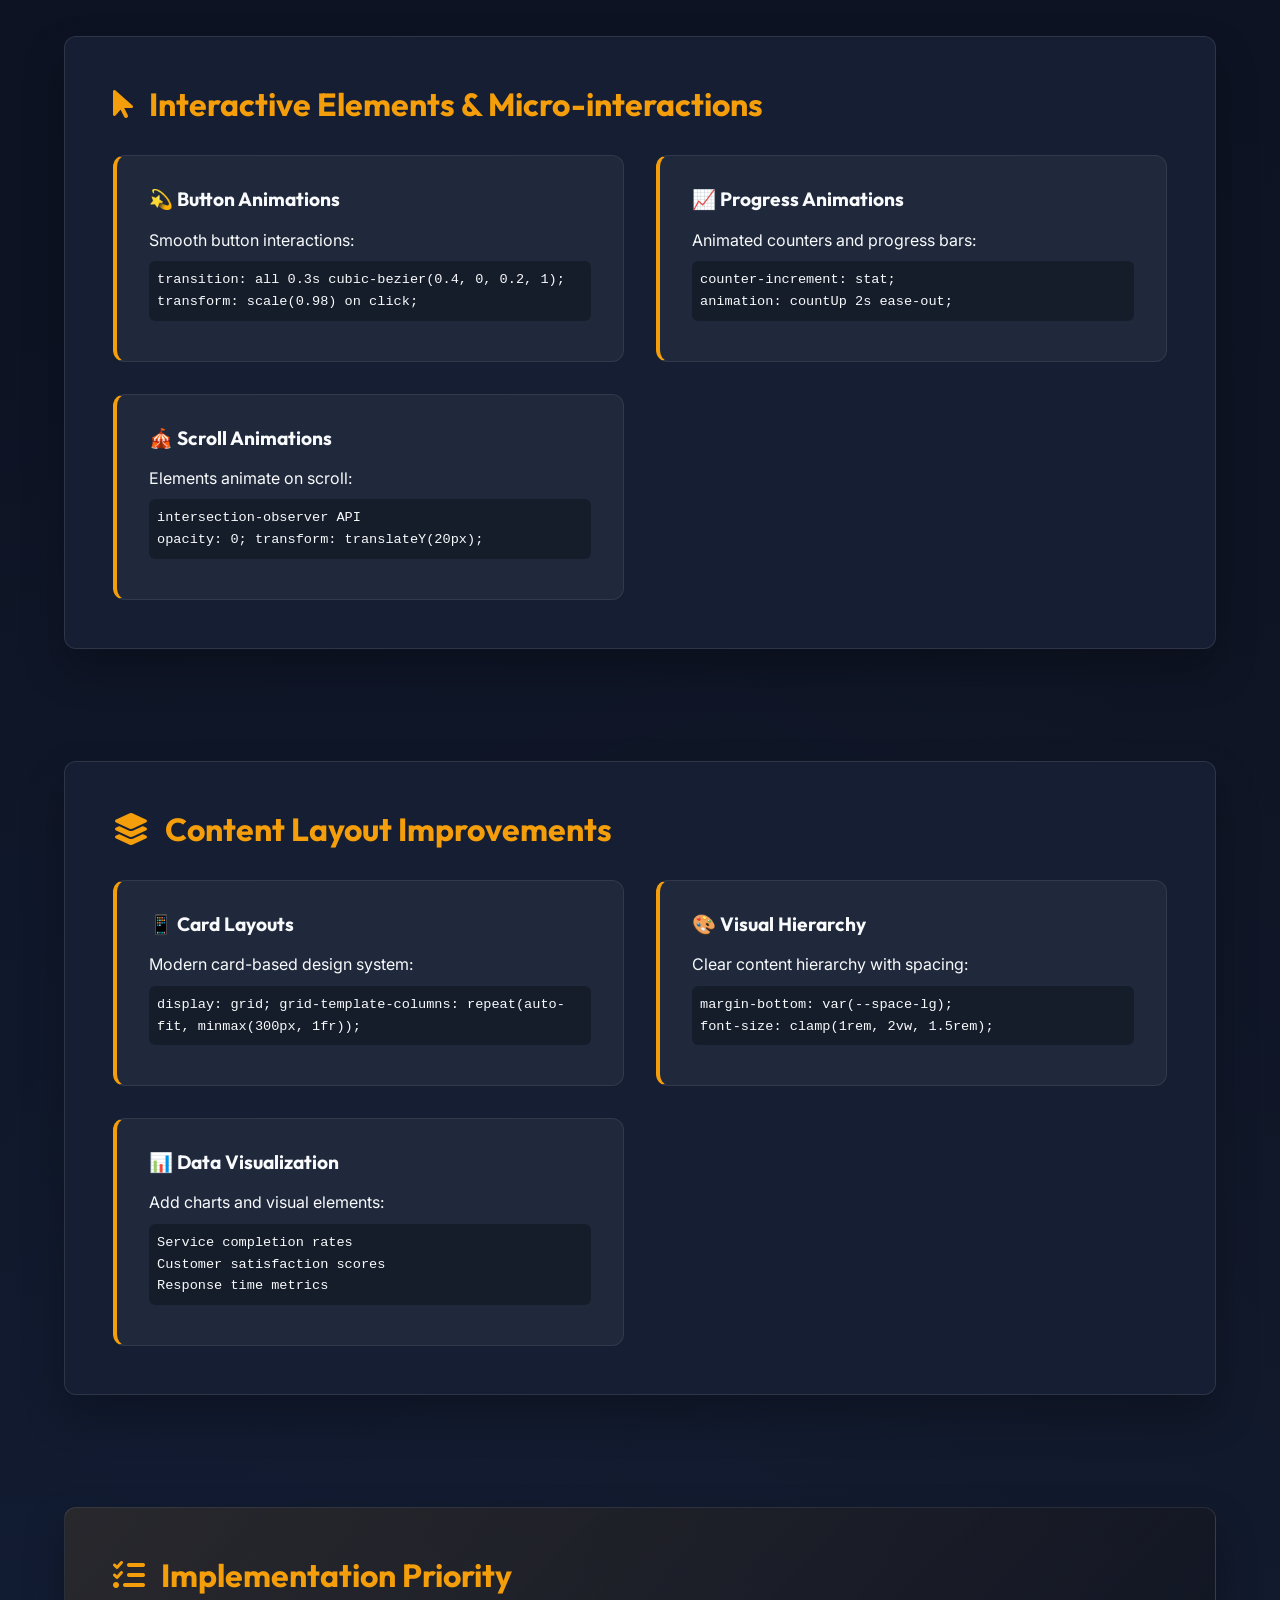
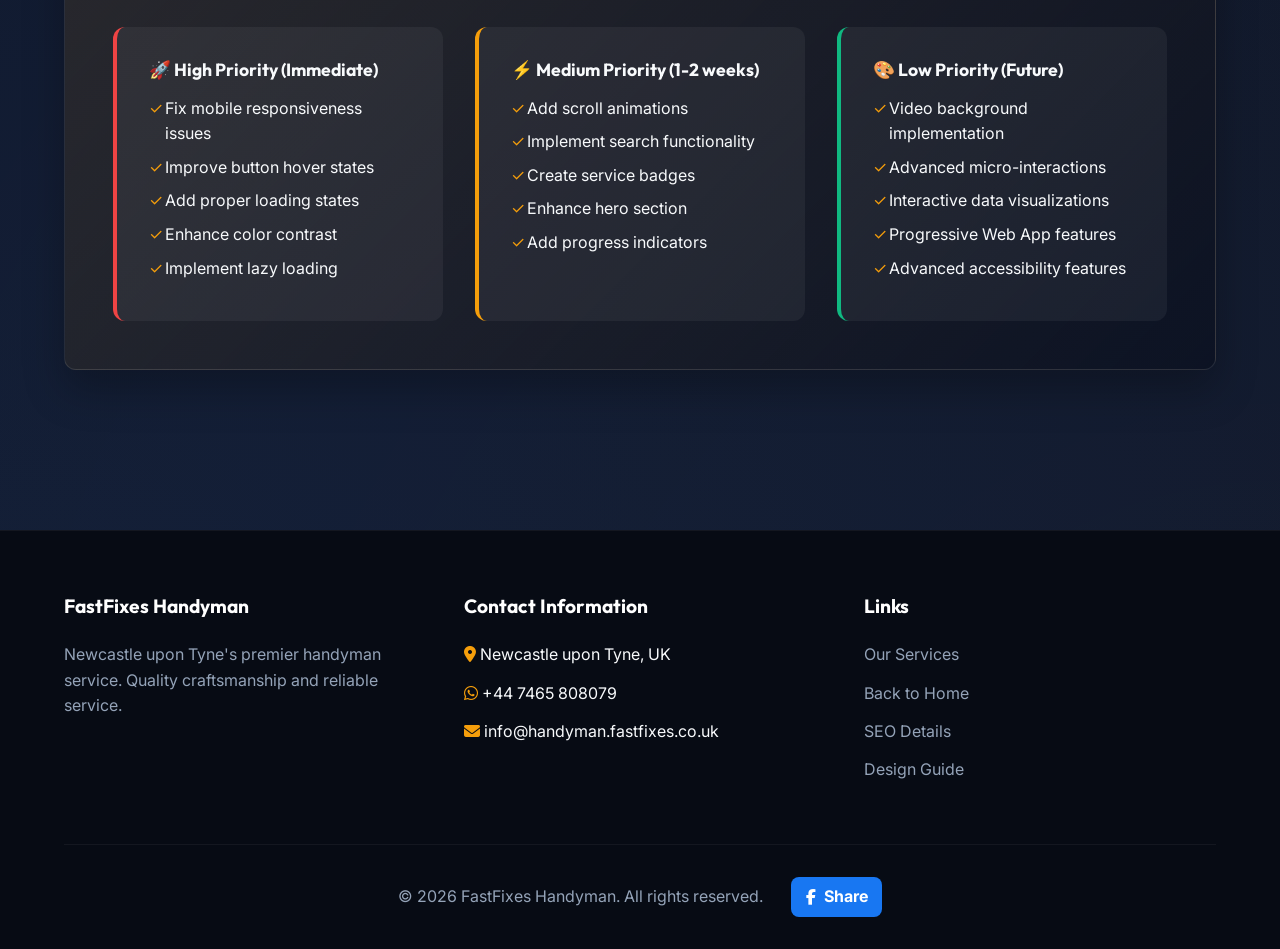
<file: design-recommendations.html>
<!DOCTYPE html>
<html lang="en">
<head>
    <meta charset="UTF-8">
    <meta name="viewport" content="width=device-width, initial-scale=1.0">
    <title>Design Recommendations | FastFixes Handyman</title>
    <link rel="icon" href="assets/favicon.jpg" type="image/jpeg">
    <meta name="description" content="Comprehensive design recommendations for improving the FastFixes Handyman website visual appeal and user experience.">
    <link rel="stylesheet" href="https://cdnjs.cloudflare.com/ajax/libs/font-awesome/6.4.0/css/all.min.css">
    <link rel="stylesheet" href="index.css">
</head>
<body>
    <header style="background: rgba(11, 17, 33, 0.9); backdrop-filter: blur(12px);">
        <div class="container nav-container">
            <a href="index.html" class="logo">FastFixes <span>Handyman</span></a>
            <ul class="nav-links">
                <li><a href="index.html#services">Services</a></li>
                <li><a href="index.html#why-us">Why Us</a></li>
                <li><a href="index.html#contact">Contact</a></li>
                <li><a href="https://facebook.com/" target="_blank" aria-label="Visit our Facebook page"><i class="fa-brands fa-facebook" style="font-size: 1.2rem;"></i></a></li>
            </ul>
            <div class="hamburger">
                <i class="fa-solid fa-bars"></i>
            </div>
        </div>
    </header>

    <section class="service-hero">
        <div class="container text-center">
            <h1>Design Recommendations & Improvements</h1>
            <p>Comprehensive suggestions for enhancing the website's visual appeal, user experience, and modern design trends.</p>
        </div>
    </section>

    <section class="section">
        <div class="container">
            <div class="design-recommendations">

                <!-- Color Scheme & Branding -->
                <div class="design-section">
                    <h2><i class="fa-solid fa-palette text-primary"></i> Color Scheme & Branding Enhancements</h2>
                    <div class="rec-grid">
                        <div class="rec-item">
                            <h4>🎨 Gradient Backgrounds</h4>
                            <p>Add subtle gradients to cards and sections for depth:</p>
                            <code>background: linear-gradient(135deg, var(--bg-card) 0%, rgba(21, 30, 50, 0.8) 100%);</code>
                        </div>
                        <div class="rec-item">
                            <h4>🌈 Accent Colors</h4>
                            <p>Introduce secondary accent colors for better visual hierarchy:</p>
                            <code>--accent-secondary: #10B981; /* Emerald green */<br>--accent-warm: #F97316; /* Orange */</code>
                        </div>
                        <div class="rec-item">
                            <h4>💫 Glassmorphism Effects</h4>
                            <p>Enhance the glassmorphism header effect:</p>
                            <code>backdrop-filter: blur(20px) saturate(180%);<br>background: rgba(11, 17, 33, 0.85);</code>
                        </div>
                    </div>
                </div>

                <!-- Typography & Spacing -->
                <div class="design-section">
                    <h2><i class="fa-solid fa-font text-primary"></i> Typography & Spacing Improvements</h2>
                    <div class="rec-grid">
                        <div class="rec-item">
                            <h4>📝 Font Hierarchy</h4>
                            <p>Implement better font size scaling:</p>
                            <code>h1: 3.5rem → 4.5rem (desktop)<br>h2: 2.5rem → 3rem<br>h3: 1.5rem → 2rem</code>
                        </div>
                        <div class="rec-item">
                            <h4>📏 Spacing System</h4>
                            <p>Create consistent spacing variables:</p>
                            <code>--space-xs: 0.5rem;<br>--space-sm: 1rem;<br>--space-md: 2rem;<br>--space-lg: 3rem;</code>
                        </div>
                        <div class="rec-item">
                            <h4>🔤 Text Effects</h4>
                            <p>Add subtle text shadows and letter spacing:</p>
                            <code>text-shadow: 0 2px 4px rgba(0,0,0,0.1);<br>letter-spacing: -0.02em;</code>
                        </div>
                    </div>
                </div>

                <!-- Hero Section Enhancements -->
                <div class="design-section">
                    <h2><i class="fa-solid fa-star text-primary"></i> Hero Section Modernization</h2>
                    <div class="rec-grid">
                        <div class="rec-item">
                            <h4>🎬 Video Background</h4>
                            <p>Replace static image with subtle video background:</p>
                            <code>&lt;video autoplay muted loop&gt;<br>&lt;source src="hero-video.mp4"&gt;<br>&lt;/video&gt;</code>
                        </div>
                        <div class="rec-item">
                            <h4>✨ Animated Elements</h4>
                            <p>Add entrance animations:</p>
                            <code>animation: fadeInUp 1s ease-out;<br>@keyframes fadeInUp { from { opacity: 0; transform: translateY(30px); } }</code>
                        </div>
                        <div class="rec-item">
                            <h4>📱 Interactive CTA</h4>
                            <p>Enhanced call-to-action buttons:</p>
                            <code>transform: scale(1.05) on hover;<br>box-shadow: 0 10px 30px rgba(245, 158, 11, 0.3);</code>
                        </div>
                    </div>
                </div>

                <!-- Service Cards Redesign -->
                <div class="design-section">
                    <h2><i class="fa-solid fa-th-large text-primary"></i> Service Cards Redesign</h2>
                    <div class="rec-grid">
                        <div class="rec-item">
                            <h4>🖼️ Image Overlays</h4>
                            <p>Add gradient overlays on service images:</p>
                            <code>background: linear-gradient(45deg, rgba(0,0,0,0.1) 0%, rgba(245,158,11,0.1) 100%);</code>
                        </div>
                        <div class="rec-item">
                            <h4>🎯 Hover Effects</h4>
                            <p>Enhanced card interactions:</p>
                            <code>transform: translateY(-10px);<br>box-shadow: 0 20px 40px rgba(0,0,0,0.2);</code>
                        </div>
                        <div class="rec-item">
                            <h4>🏷️ Service Badges</h4>
                            <p>Add popularity/featured badges:</p>
                            <code>&lt;span class="badge popular"&gt;Most Popular&lt;/span&gt;</code>
                        </div>
                    </div>
                </div>

                <!-- Navigation Improvements -->
                <div class="design-section">
                    <h2><i class="fa-solid fa-bars text-primary"></i> Navigation & UX Enhancements</h2>
                    <div class="rec-grid">
                        <div class="rec-item">
                            <h4>📍 Sticky Navigation</h4>
                            <p>Enhanced sticky header with progress bar:</p>
                            <code>position: fixed; top: 0;<br>&lt;div class="scroll-progress"&gt;&lt;/div&gt;</code>
                        </div>
                        <div class="rec-item">
                            <h4>🔍 Search Functionality</h4>
                            <p>Add search bar in navigation:</p>
                            <code>&lt;input type="search" placeholder="Search services..."&gt;</code>
                        </div>
                        <div class="rec-item">
                            <h4>📞 Contact Widget</h4>
                            <p>Floating contact button with animation:</p>
                            <code>animation: pulse 2s infinite;<br>position: fixed; bottom: 20px; right: 20px;</code>
                        </div>
                    </div>
                </div>

                <!-- Mobile Experience -->
                <div class="design-section">
                    <h2><i class="fa-solid fa-mobile-alt text-primary"></i> Mobile Experience Optimization</h2>
                    <div class="rec-grid">
                        <div class="rec-item">
                            <h4>👆 Touch-Friendly</h4>
                            <p>Ensure all interactive elements are 44px minimum:</p>
                            <code>min-height: 44px; min-width: 44px;</code>
                        </div>
                        <div class="rec-item">
                            <h4>📱 Swipe Gestures</h4>
                            <p>Add swipe functionality for service cards:</p>
                            <code>touch-action: pan-y; overscroll-behavior: contain;</code>
                        </div>
                        <div class="rec-item">
                            <h4>🔄 Pull to Refresh</h4>
                            <p>Implement pull-to-refresh for mobile:</p>
                            <code>overscroll-behavior-y: contain;</code>
                        </div>
                    </div>
                </div>

                <!-- Performance & Loading -->
                <div class="design-section">
                    <h2><i class="fa-solid fa-tachometer-alt text-primary"></i> Performance & Loading States</h2>
                    <div class="rec-grid">
                        <div class="rec-item">
                            <h4>⚡ Skeleton Loading</h4>
                            <p>Add skeleton screens for better perceived performance:</p>
                            <code>&lt;div class="skeleton"&gt;&lt;/div&gt;<br>.skeleton { background: linear-gradient(90deg, #f0f0f0 25%, #e0e0e0 50%, #f0f0f0 75%); }</code>
                        </div>
                        <div class="rec-item">
                            <h4>🖼️ Lazy Loading</h4>
                            <p>Implement lazy loading for images:</p>
                            <code>&lt;img loading="lazy" src="image.jpg" alt="..."&gt;</code>
                        </div>
                        <div class="rec-item">
                            <h4>📊 Progress Indicators</h4>
                            <p>Add loading progress for forms and actions:</p>
                            <code>&lt;div class="progress-bar"&gt;&lt;div class="progress-fill"&gt;&lt;/div&gt;&lt;/div&gt;</code>
                        </div>
                    </div>
                </div>

                <!-- Accessibility Improvements -->
                <div class="design-section">
                    <h2><i class="fa-solid fa-universal-access text-primary"></i> Accessibility Enhancements</h2>
                    <div class="rec-grid">
                        <div class="rec-item">
                            <h4>🎨 Color Contrast</h4>
                            <p>Ensure WCAG AA compliance:</p>
                            <code>Primary text: 4.5:1 ratio<br>Secondary text: 4.5:1 ratio</code>
                        </div>
                        <div class="rec-item">
                            <h4>⌨️ Keyboard Navigation</h4>
                            <p>Enhanced focus indicators:</p>
                            <code>outline: 2px solid var(--primary);<br>outline-offset: 2px;</code>
                        </div>
                        <div class="rec-item">
                            <h4>🔊 Screen Reader</h4>
                            <p>Improved ARIA labels and landmarks:</p>
                            <code>role="main", role="navigation"<br>aria-label="Contact form"</code>
                        </div>
                    </div>
                </div>

                <!-- Interactive Elements -->
                <div class="design-section">
                    <h2><i class="fa-solid fa-mouse-pointer text-primary"></i> Interactive Elements & Micro-interactions</h2>
                    <div class="rec-grid">
                        <div class="rec-item">
                            <h4>💫 Button Animations</h4>
                            <p>Smooth button interactions:</p>
                            <code>transition: all 0.3s cubic-bezier(0.4, 0, 0.2, 1);<br>transform: scale(0.98) on click;</code>
                        </div>
                        <div class="rec-item">
                            <h4>📈 Progress Animations</h4>
                            <p>Animated counters and progress bars:</p>
                            <code>counter-increment: stat;<br>animation: countUp 2s ease-out;</code>
                        </div>
                        <div class="rec-item">
                            <h4>🎪 Scroll Animations</h4>
                            <p>Elements animate on scroll:</p>
                            <code>intersection-observer API<br>opacity: 0; transform: translateY(20px);</code>
                        </div>
                    </div>
                </div>

                <!-- Content & Layout -->
                <div class="design-section">
                    <h2><i class="fa-solid fa-layer-group text-primary"></i> Content Layout Improvements</h2>
                    <div class="rec-grid">
                        <div class="rec-item">
                            <h4>📱 Card Layouts</h4>
                            <p>Modern card-based design system:</p>
                            <code>display: grid; grid-template-columns: repeat(auto-fit, minmax(300px, 1fr));</code>
                        </div>
                        <div class="rec-item">
                            <h4>🎨 Visual Hierarchy</h4>
                            <p>Clear content hierarchy with spacing:</p>
                            <code>margin-bottom: var(--space-lg);<br>font-size: clamp(1rem, 2vw, 1.5rem);</code>
                        </div>
                        <div class="rec-item">
                            <h4>📊 Data Visualization</h4>
                            <p>Add charts and visual elements:</p>
                            <code>Service completion rates<br>Customer satisfaction scores<br>Response time metrics</code>
                        </div>
                    </div>
                </div>

                <!-- Implementation Priority -->
                <div class="design-section priority-section">
                    <h2><i class="fa-solid fa-list-check text-primary"></i> Implementation Priority</h2>
                    <div class="priority-grid">
                        <div class="priority-item high">
                            <h4>🚀 High Priority (Immediate)</h4>
                            <ul>
                                <li>Fix mobile responsiveness issues</li>
                                <li>Improve button hover states</li>
                                <li>Add proper loading states</li>
                                <li>Enhance color contrast</li>
                                <li>Implement lazy loading</li>
                            </ul>
                        </div>
                        <div class="priority-item medium">
                            <h4>⚡ Medium Priority (1-2 weeks)</h4>
                            <ul>
                                <li>Add scroll animations</li>
                                <li>Implement search functionality</li>
                                <li>Create service badges</li>
                                <li>Enhance hero section</li>
                                <li>Add progress indicators</li>
                            </ul>
                        </div>
                        <div class="priority-item low">
                            <h4>🎨 Low Priority (Future)</h4>
                            <ul>
                                <li>Video background implementation</li>
                                <li>Advanced micro-interactions</li>
                                <li>Interactive data visualizations</li>
                                <li>Progressive Web App features</li>
                                <li>Advanced accessibility features</li>
                            </ul>
                        </div>
                    </div>
                </div>

            </div>
        </div>
    </section>

    <style>
        .design-recommendations {
            max-width: 1400px;
            margin: 0 auto;
        }

        .design-section {
            margin-bottom: 4rem;
            padding: 3rem;
            background: var(--bg-card);
            border-radius: var(--radius);
            border: 1px solid rgba(255,255,255,0.1);
        }

        .design-section h2 {
            color: var(--primary);
            margin-bottom: 2rem;
            font-size: 2rem;
            display: flex;
            align-items: center;
            gap: 1rem;
        }

        .rec-grid {
            display: grid;
            grid-template-columns: repeat(auto-fit, minmax(350px, 1fr));
            gap: 2rem;
            margin-top: 2rem;
        }

        .rec-item {
            background: rgba(255,255,255,0.05);
            padding: 2rem;
            border-radius: 12px;
            border-left: 4px solid var(--primary);
            transition: var(--transition);
        }

        .rec-item:hover {
            transform: translateY(-5px);
            box-shadow: 0 10px 30px rgba(0,0,0,0.2);
        }

        .rec-item h4 {
            color: var(--text-main);
            margin-bottom: 1rem;
            font-size: 1.2rem;
        }

        .rec-item code {
            background: rgba(0,0,0,0.3);
            padding: 0.5rem;
            border-radius: 6px;
            font-family: 'Courier New', monospace;
            font-size: 0.85rem;
            display: block;
            margin: 0.5rem 0;
            white-space: pre-line;
        }

        .priority-section {
            background: linear-gradient(135deg, rgba(245, 158, 11, 0.1), rgba(11, 17, 33, 0.8));
        }

        .priority-grid {
            display: grid;
            grid-template-columns: repeat(auto-fit, minmax(300px, 1fr));
            gap: 2rem;
            margin-top: 2rem;
        }

        .priority-item {
            background: rgba(255,255,255,0.05);
            padding: 2rem;
            border-radius: 12px;
        }

        .priority-item.high {
            border-left: 4px solid #EF4444;
        }

        .priority-item.medium {
            border-left: 4px solid #F59E0B;
        }

        .priority-item.low {
            border-left: 4px solid #10B981;
        }

        .priority-item h4 {
            color: var(--text-main);
            margin-bottom: 1rem;
            font-size: 1.1rem;
        }

        .priority-item ul {
            list-style: none;
            padding: 0;
        }

        .priority-item li {
            margin-bottom: 0.5rem;
            padding-left: 1rem;
            position: relative;
        }

        .priority-item li:before {
            content: "✓";
            color: var(--primary);
            position: absolute;
            left: 0;
        }

        @media (max-width: 768px) {
            .rec-grid, .priority-grid {
                grid-template-columns: 1fr;
            }

            .design-section {
                padding: 2rem;
            }

            .rec-item {
                padding: 1.5rem;
            }
        }
    </style>
    </style>
    <!-- Footer -->
    <footer id="contact">
        <div class="container">
            <div class="footer-grid">
                <div class="footer-col">
                    <h4>FastFixes Handyman</h4>
                    <p>Newcastle upon Tyne's premier handyman service. Quality craftsmanship and reliable service.</p>
                </div>
                <div class="footer-col">
                    <h4>Contact Information</h4>
                    <ul>
                        <li><i class="fa-solid fa-location-dot text-primary"></i> Newcastle upon Tyne, UK</li>
                        <li><i class="fa-brands fa-whatsapp text-primary"></i> +44 7465 808079</li>
                        <li><i class="fa-solid fa-envelope text-primary"></i> info@handyman.fastfixes.co.uk</li>
                    </ul>
                </div>
                <div class="footer-col">
                    <h4>Links</h4>
                    <ul>
                        <li><a href="index.html#services">Our Services</a></li>
                        <li><a href="index.html">Back to Home</a></li>
                        <li><a href="seo-details.html">SEO Details</a></li>
                        <li><a href="design-recommendations.html">Design Guide</a></li>
                    </ul>
                </div>
            </div>
            <div class="footer-bottom">
                <p>&copy; 2026 FastFixes Handyman. All rights reserved.</p>
                <a href="#" class="fb-share" aria-label="Share on Facebook"><i class="fa-brands fa-facebook-f"></i> Share</a>
            </div>
        </div>
    </footer>
</body>
</html>
</file>
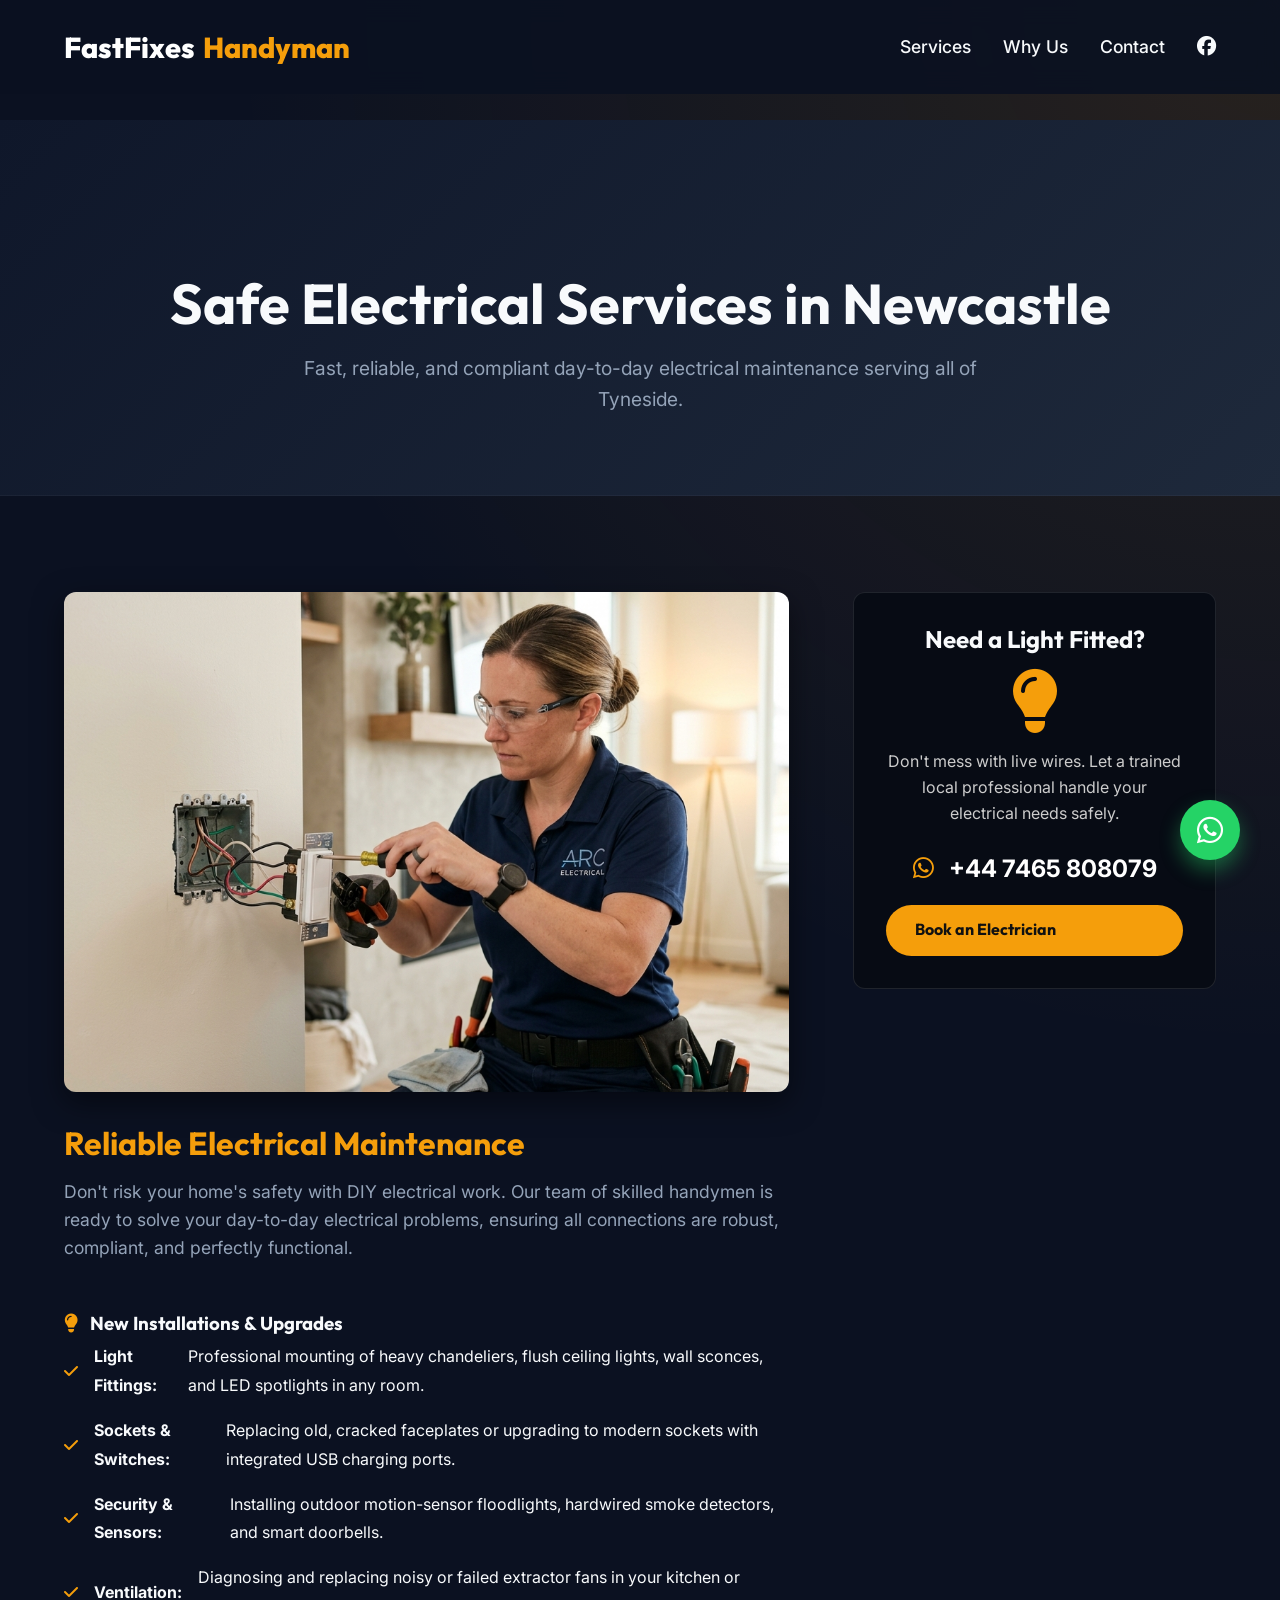
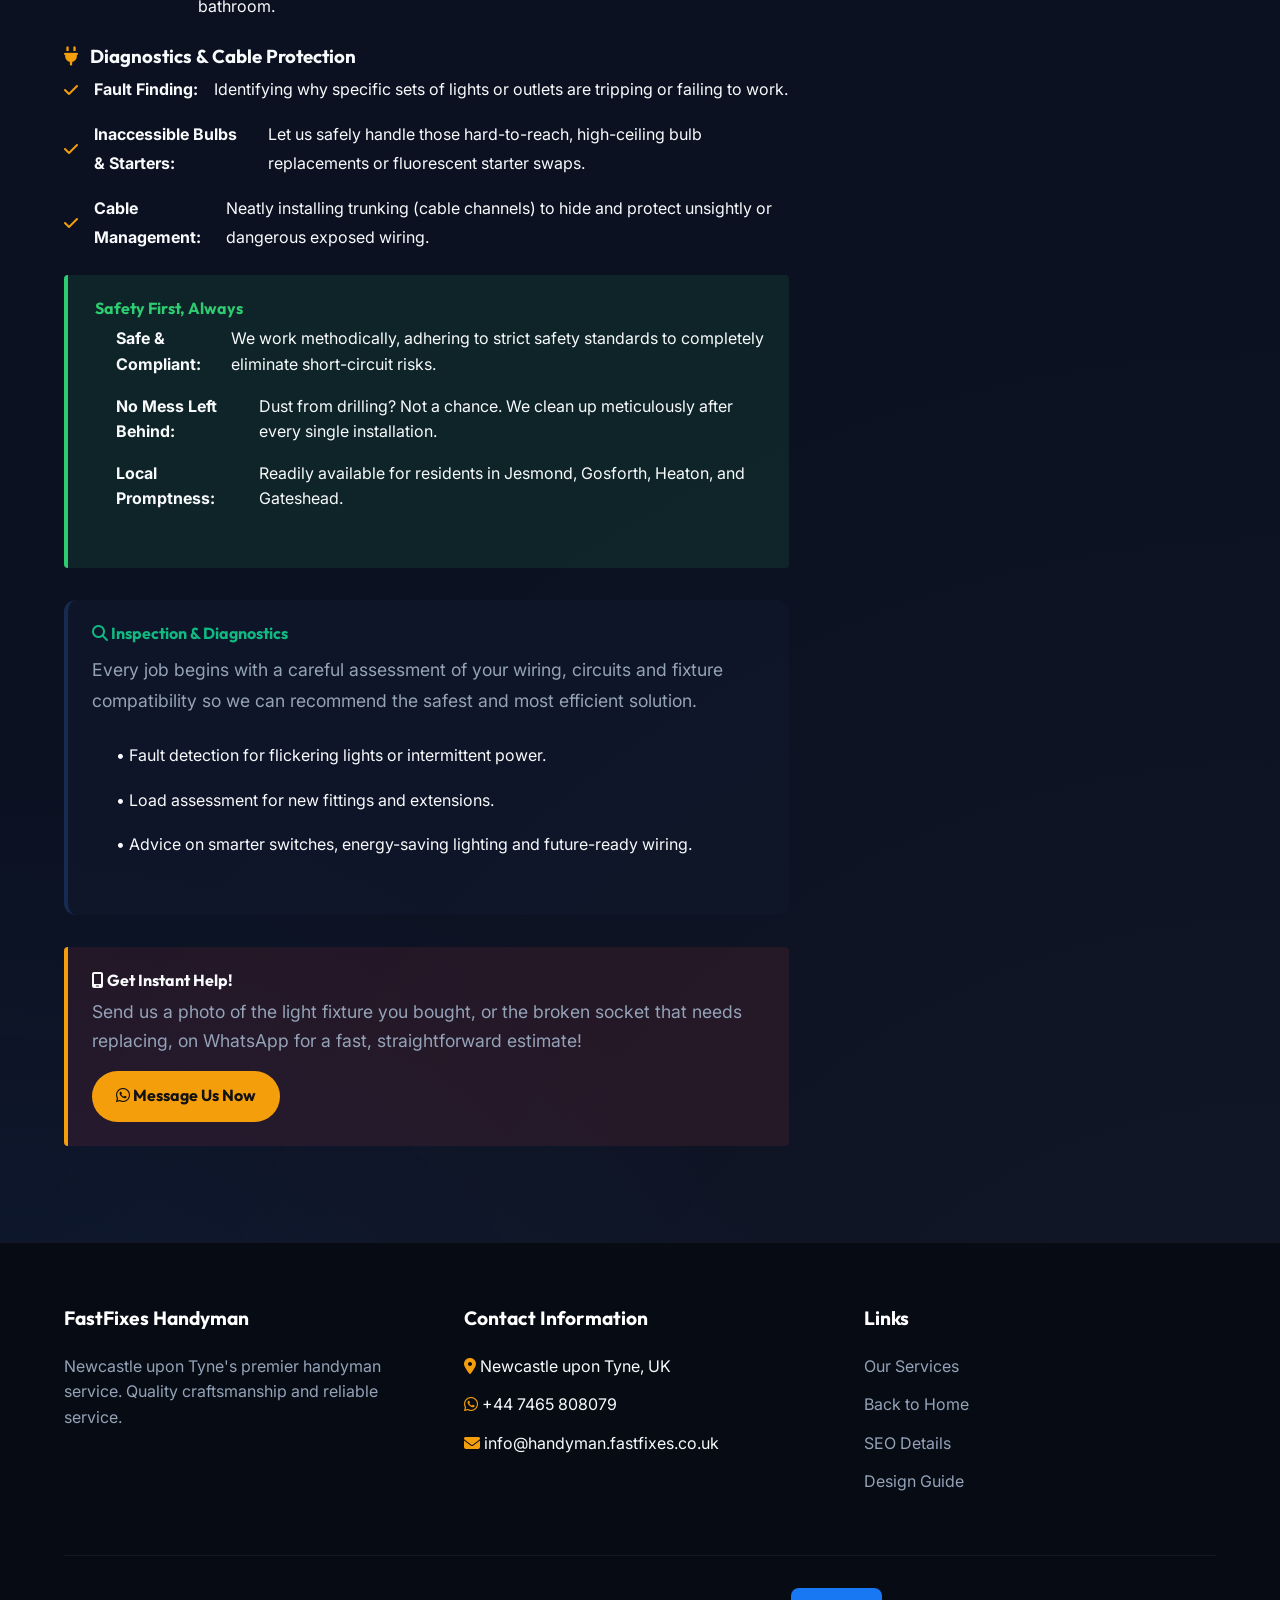
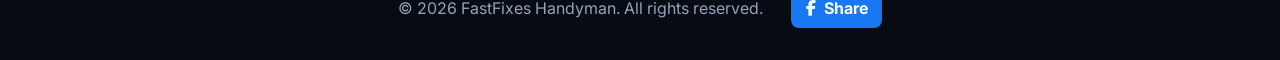
<file: electrical-services.html>
<!DOCTYPE html>
<html lang="en">
<head>
    <meta charset="UTF-8">
    <meta name="viewport" content="width=device-width, initial-scale=1.0">
    <title>Electrical Services | FastFixes</title>
    <link rel="icon" href="assets/favicon.jpg" type="image/jpeg">
    <meta name="description" content="Safe, fast electrical handyman services in Newcastle, Jesmond, Gosforth. Light fitting installation, socket replacement, motion sensors & extractor fans.">
    <meta name="keywords" content="handyman electrician Newcastle, light fitting installation Tyneside, socket replacement Gosforth, motion sensor fitting Jesmond, ceiling light Gateshead">
    <meta name="geo.region" content="GB-NNY">
    <meta name="geo.placename" content="Newcastle upon Tyne">
    <meta name="geo.position" content="54.9783;-1.6178">
    <link rel="stylesheet" href="https://cdnjs.cloudflare.com/ajax/libs/font-awesome/6.4.0/css/all.min.css">
    <link rel="stylesheet" href="index.css">

    <!-- Schema.org Structured Data -->
    <script type="application/ld+json">
    {
        "@context": "https://schema.org",
        "@type": "Service",
        "name": "Electrical Services",
        "description": "Safe, fast electrical handyman services in Newcastle, Jesmond, Gosforth. Light fitting installation, socket replacement, motion sensors & extractor fans.",
        "provider": {
            "@type": "LocalBusiness",
            "@id": "https://handyman.fastfixes.co.uk/#organization",
            "name": "FastFixes Handyman",
            "telephone": "+44 7465 808079",
            "address": {
                "@type": "PostalAddress",
                "addressLocality": "Newcastle upon Tyne",
                "addressCountry": "GB"
            }
        },
        "areaServed": [
            {
                "@type": "City",
                "name": "Newcastle upon Tyne"
            },
            {
                "@type": "City",
                "name": "Jesmond"
            },
            {
                "@type": "City",
                "name": "Gosforth"
            }
        ],
        "serviceType": "Electrical Services",
        "offers": {
            "@type": "Offer",
            "priceCurrency": "GBP",
            "availability": "https://schema.org/InStock"
        },
        "hasOfferCatalog": {
            "@type": "OfferCatalog",
            "name": "Electrical Services",
            "itemListElement": [
                {
                    "@type": "Offer",
                    "itemOffered": {
                        "@type": "Service",
                        "name": "Light Fitting Installation",
                        "description": "Professional mounting of chandeliers, ceiling lights, and LED spotlights"
                    }
                },
                {
                    "@type": "Offer",
                    "itemOffered": {
                        "@type": "Service",
                        "name": "Socket Replacement",
                        "description": "Replacing old sockets with modern USB charging ports"
                    }
                },
                {
                    "@type": "Offer",
                    "itemOffered": {
                        "@type": "Service",
                        "name": "Motion Sensors",
                        "description": "Installing outdoor motion-sensor floodlights and smart doorbells"
                    }
                },
                {
                    "@type": "Offer",
                    "itemOffered": {
                        "@type": "Service",
                        "name": "Extractor Fan Repair",
                        "description": "Diagnosing and replacing noisy or failed extractor fans"
                    }
                }
            ]
        }
    }
    </script>
</head>
<body>
    <!-- Floating WhatsApp Button -->
    <a href="https://wa.me/447465808079" target="_blank" class="whatsapp-float" aria-label="Contact FastFixes on WhatsApp">
        <i class="fa-brands fa-whatsapp"></i>
    </a>

    <header style="background: rgba(11, 17, 33, 0.9); backdrop-filter: blur(12px);">
        <div class="container nav-container">
            <a href="index.html" class="logo">FastFixes <span>Handyman</span></a>
            <ul class="nav-links">
                <li><a href="index.html#services">Services</a></li>
                <li><a href="index.html#why-us">Why Us</a></li>
                <li><a href="index.html#contact">Contact</a></li>
                <li><a href="https://facebook.com/" target="_blank" aria-label="Visit our Facebook page"><i class="fa-brands fa-facebook" style="font-size: 1.2rem;"></i></a></li>
            </ul>
            <div class="hamburger">
                <i class="fa-solid fa-bars"></i>
            </div>
        </div>
    </header>

    <section class="service-hero">
        <div class="container text-center">
            <h1>Safe Electrical Services in Newcastle</h1>
            <p>Fast, reliable, and compliant day-to-day electrical maintenance serving all of Tyneside.</p>
        </div>
    </section>

    <section class="section">
        <div class="container service-details">
            <div class="service-desc">
                <img src="assets/electrical_services_1777795753782.png" alt="Electrical Services" style="width:100%; max-height: 500px; object-fit: cover; border-radius: 12px; margin-bottom: 2rem; box-shadow: 0 10px 30px rgba(0,0,0,0.5);">
                
                <h2 style="font-size: 2rem; color: var(--primary); margin-bottom: 1rem;">Reliable Electrical Maintenance</h2>
                <p>Don't risk your home's safety with DIY electrical work. Our team of skilled handymen is ready to solve your day-to-day electrical problems, ensuring all connections are robust, compliant, and perfectly functional.</p>
                <br>
                
                <h3><i class="fa-solid fa-lightbulb" style="color: var(--primary); margin-right: 8px;"></i> New Installations & Upgrades</h3>
                <ul style="margin-top: 0.5rem; line-height: 1.8; margin-bottom: 1.5rem;">
                    <li><i class="fa-solid fa-check text-primary"></i> <strong>Light Fittings:</strong> Professional mounting of heavy chandeliers, flush ceiling lights, wall sconces, and LED spotlights in any room.</li>
                    <li><i class="fa-solid fa-check text-primary"></i> <strong>Sockets & Switches:</strong> Replacing old, cracked faceplates or upgrading to modern sockets with integrated USB charging ports.</li>
                    <li><i class="fa-solid fa-check text-primary"></i> <strong>Security & Sensors:</strong> Installing outdoor motion-sensor floodlights, hardwired smoke detectors, and smart doorbells.</li>
                    <li><i class="fa-solid fa-check text-primary"></i> <strong>Ventilation:</strong> Diagnosing and replacing noisy or failed extractor fans in your kitchen or bathroom.</li>
                </ul>

                <h3><i class="fa-solid fa-plug" style="color: var(--primary); margin-right: 8px;"></i> Diagnostics & Cable Protection</h3>
                <ul style="margin-top: 0.5rem; line-height: 1.8; margin-bottom: 1.5rem;">
                    <li><i class="fa-solid fa-check text-primary"></i> <strong>Fault Finding:</strong> Identifying why specific sets of lights or outlets are tripping or failing to work.</li>
                    <li><i class="fa-solid fa-check text-primary"></i> <strong>Inaccessible Bulbs & Starters:</strong> Let us safely handle those hard-to-reach, high-ceiling bulb replacements or fluorescent starter swaps.</li>
                    <li><i class="fa-solid fa-check text-primary"></i> <strong>Cable Management:</strong> Neatly installing trunking (cable channels) to hide and protect unsightly or dangerous exposed wiring.</li>
                </ul>

                <div style="background: rgba(46, 204, 113, 0.1); border-left: 4px solid #2ecc71; padding: 1.5rem; border-radius: 4px; margin-top: 1rem; margin-bottom: 2rem;">
                    <h4 style="margin-bottom: 0.5rem; color: #2ecc71;"><i class="fa-solid fa-shield-check"></i> Safety First, Always</h4>
                    <ul style="margin-left: 1.5rem; margin-top: 0.5rem;">
                        <li><strong>Safe & Compliant:</strong> We work methodically, adhering to strict safety standards to completely eliminate short-circuit risks.</li>
                        <li><strong>No Mess Left Behind:</strong> Dust from drilling? Not a chance. We clean up meticulously after every single installation.</li>
                        <li><strong>Local Promptness:</strong> Readily available for residents in Jesmond, Gosforth, Heaton, and Gateshead.</li>
                    </ul>
                </div>

                <div style="background: rgba(15, 23, 42, 0.95); border-left: 4px solid rgba(59, 130, 246, 0.2); padding: 1.5rem; border-radius: 12px; margin-bottom: 2rem;">
                    <h4 style="margin-bottom: 0.75rem; color: var(--accent-secondary);"><i class="fa-solid fa-search"></i> Inspection & Diagnostics</h4>
                    <p style="color: var(--text-muted); line-height: 1.75;">Every job begins with a careful assessment of your wiring, circuits and fixture compatibility so we can recommend the safest and most efficient solution.</p>
                    <ul style="margin-left: 1.5rem; line-height: 1.8; color: var(--text-main);">
                        <li>• Fault detection for flickering lights or intermittent power.</li>
                        <li>• Load assessment for new fittings and extensions.</li>
                        <li>• Advice on smarter switches, energy-saving lighting and future-ready wiring.</li>
                    </ul>
                </div>

                <div style="background: rgba(230, 57, 70, 0.1); border-left: 4px solid var(--primary); padding: 1.5rem; border-radius: 4px;">
                    <h4 style="margin-bottom: 0.5rem;"><i class="fa-solid fa-mobile-screen"></i> Get Instant Help!</h4>
                    <p style="margin-bottom: 1rem;">Send us a photo of the light fixture you bought, or the broken socket that needs replacing, on WhatsApp for a fast, straightforward estimate!</p>
                    <a href="https://wa.me/447465808079" target="_blank" class="btn" style="display: inline-block; padding: 0.8rem 1.5rem;"><i class="fa-brands fa-whatsapp"></i> Message Us Now</a>
                </div>
            </div>
            
            <div class="service-sidebar" style="background: #070B14; border: 1px solid rgba(255,255,255,0.1); padding: 2rem; border-radius: 12px; height: fit-content; text-align: center;">
                <h3 style="margin-bottom: 1rem;">Need a Light Fitted?</h3>
                <i class="fa-solid fa-lightbulb text-primary" style="font-size: 4rem; margin-bottom: 1rem;"></i>
                <p style="margin-bottom: 1.5rem; color: #ccc;">Don't mess with live wires. Let a trained local professional handle your electrical needs safely.</p>
                <div style="font-size: 1.5rem; font-weight: bold; margin-bottom: 1rem; color: white;">
                    <i class="fa-brands fa-whatsapp text-primary" style="margin-right: 10px;"></i>
                    <a href="https://wa.me/447465808079" style="color: white; text-decoration: none;">+44 7465 808079</a>
                </div>
                <a href="https://wa.me/447465808079" target="_blank" class="btn" style="width: 100%;">Book an Electrician</a>
            </div>
        </div>
    </section>
    <!-- Footer -->
    <footer id="contact">
        <div class="container">
            <div class="footer-grid">
                <div class="footer-col">
                    <h4>FastFixes Handyman</h4>
                    <p>Newcastle upon Tyne's premier handyman service. Quality craftsmanship and reliable service.</p>
                </div>
                <div class="footer-col">
                    <h4>Contact Information</h4>
                    <ul>
                        <li><i class="fa-solid fa-location-dot text-primary"></i> Newcastle upon Tyne, UK</li>
                        <li><i class="fa-brands fa-whatsapp text-primary"></i> +44 7465 808079</li>
                        <li><i class="fa-solid fa-envelope text-primary"></i> info@handyman.fastfixes.co.uk</li>
                    </ul>
                </div>
                <div class="footer-col">
                    <h4>Links</h4>
                    <ul>
                        <li><a href="index.html#services">Our Services</a></li>
                        <li><a href="index.html">Back to Home</a></li>
                        <li><a href="seo-details.html">SEO Details</a></li>
                        <li><a href="design-recommendations.html">Design Guide</a></li>
                    </ul>
                </div>
            </div>
            <div class="footer-bottom">
                <p>&copy; 2026 FastFixes Handyman. All rights reserved.</p>
                <a href="#" class="fb-share" aria-label="Share on Facebook"><i class="fa-brands fa-facebook-f"></i> Share</a>
            </div>
        </div>
    </footer>
</body>
</html>
</file>
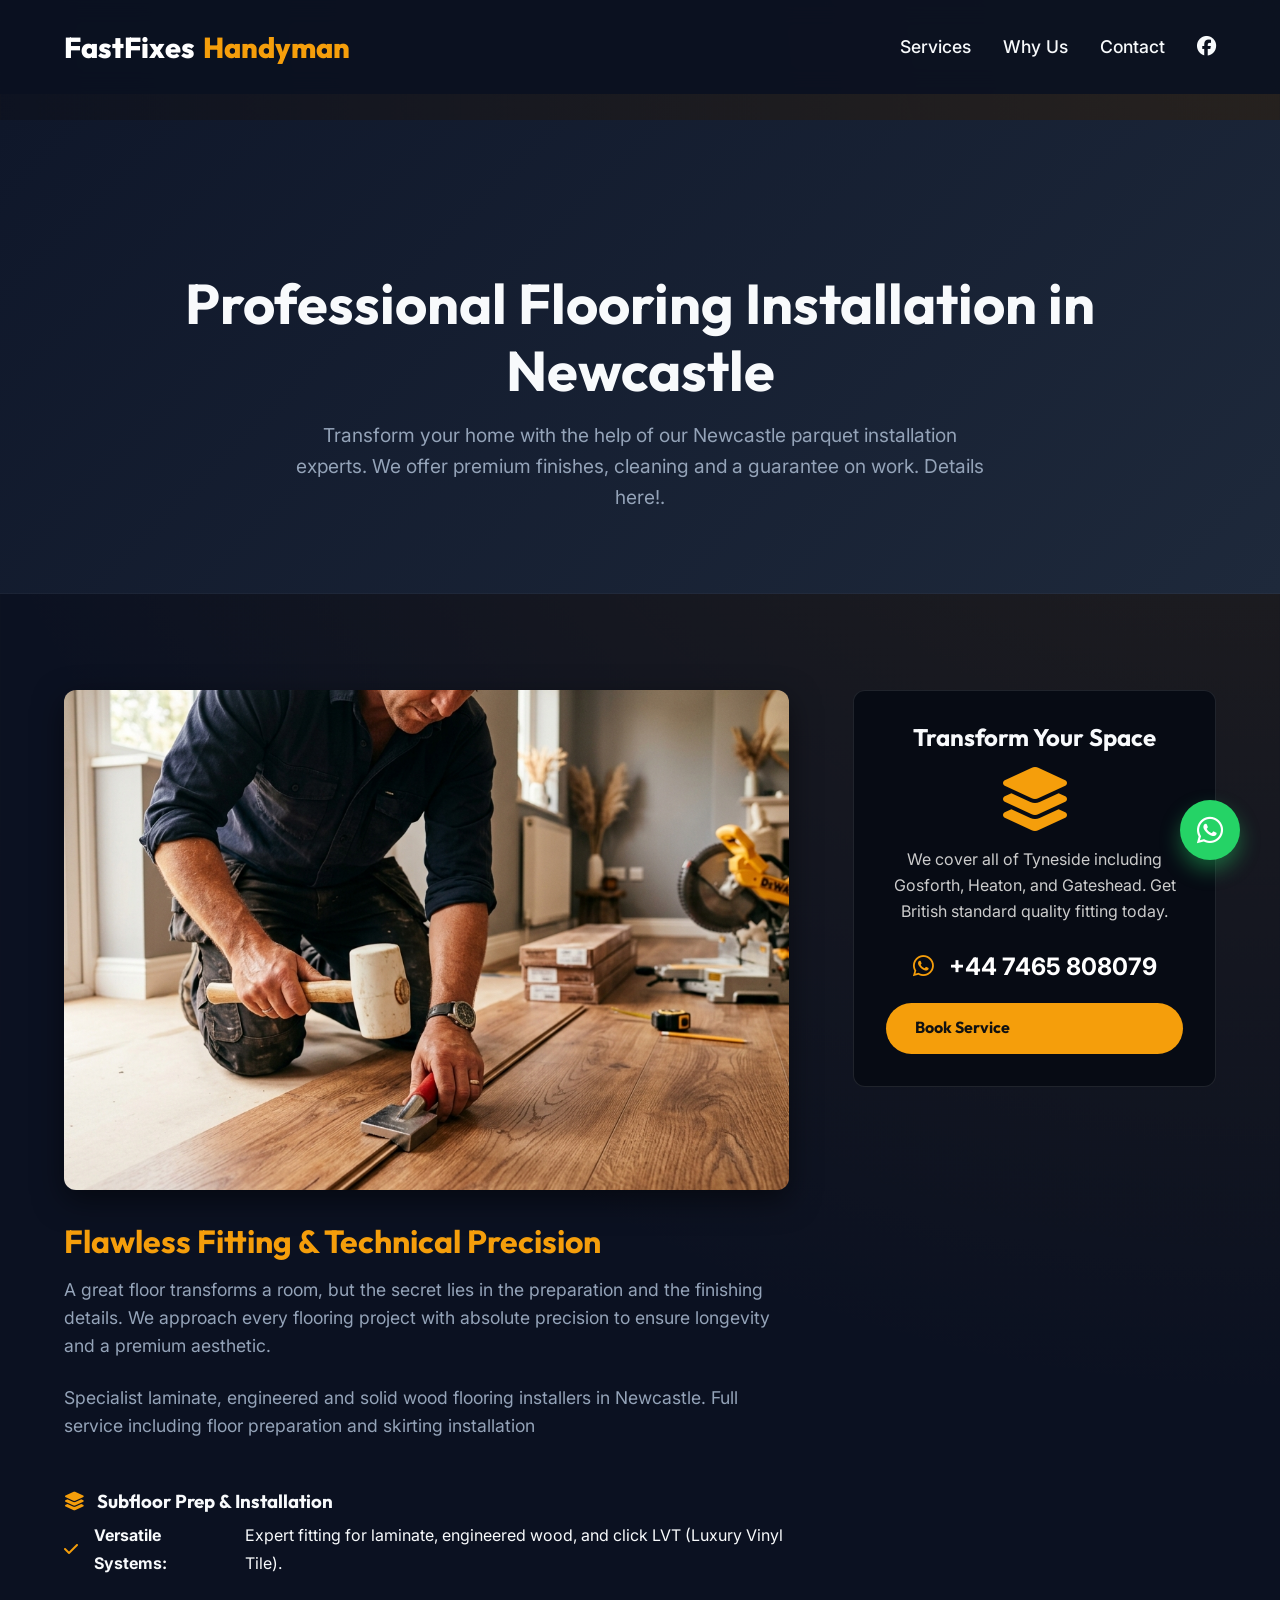
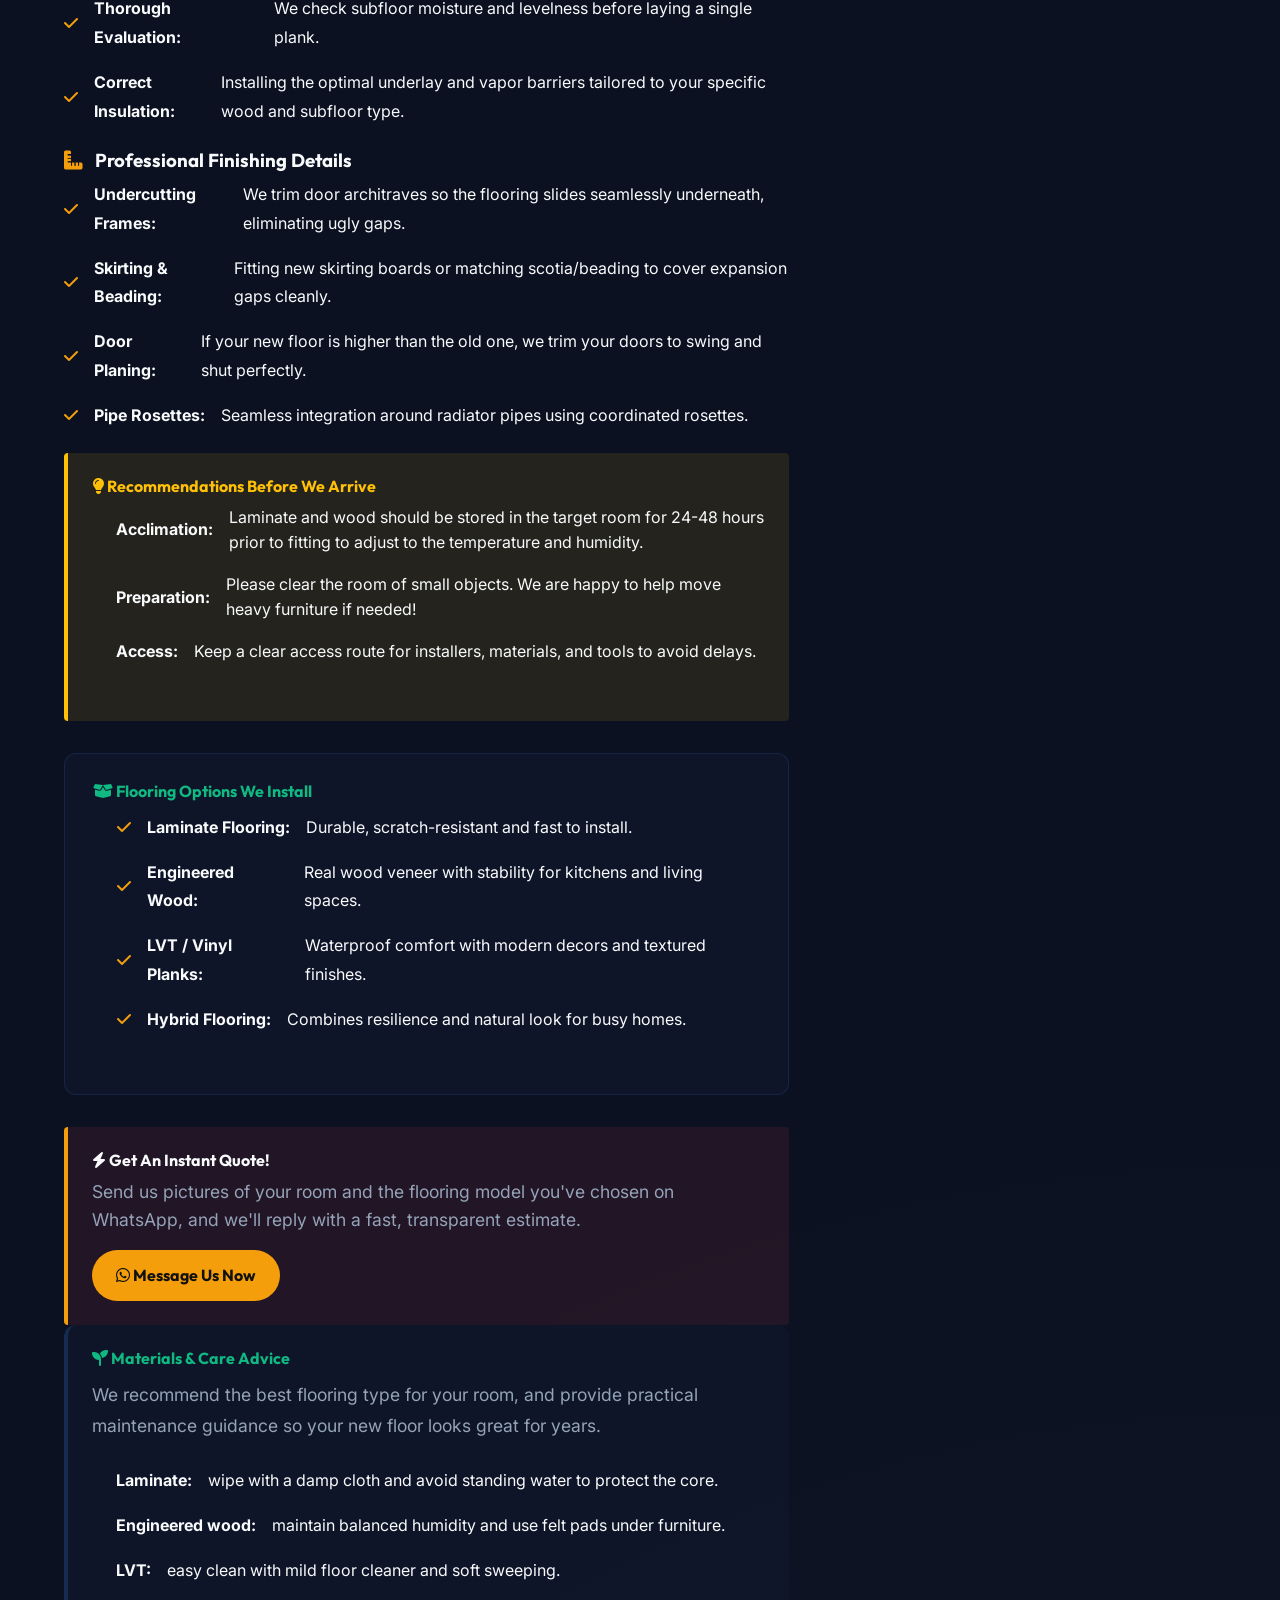
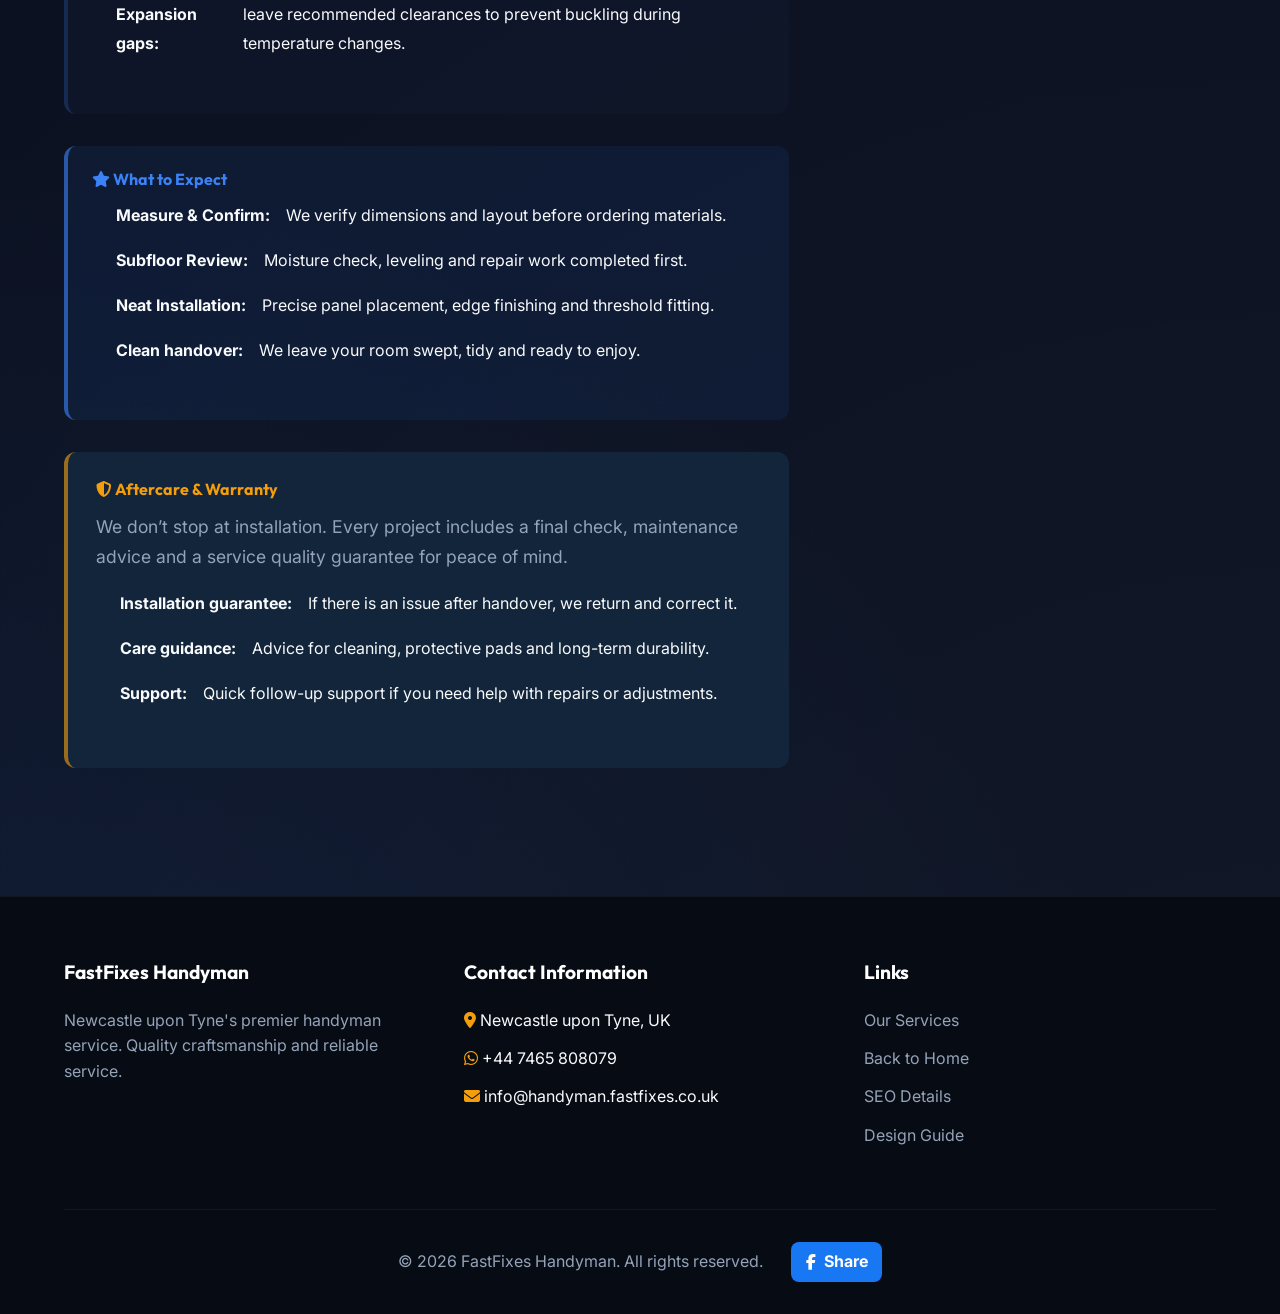
<file: flooring-installation.html>
<!DOCTYPE html>
<html lang="en">
<head>
    <meta charset="UTF-8">
    <meta name="viewport" content="width=device-width, initial-scale=1.0">
    <meta name="robots" content="follow, index, max-snippet:-1, max-video-preview:-1, max-image-preview:large"/>
    <title>Flooring Installation | Newcastle</title>
    <link rel="icon" href="assets/favicon.jpg" type="image/jpeg">
    <meta name="description" content="Professional parquet installation in Newcastle at fair prices. We install laminate, stratified parquet and skirting boards with the utmost attention to detail.">
    <meta name="keywords" content="flooring installation newcastle, laminate flooring, near me, laminate fitting Tyneside, LVT click flooring, engineered wood installation Gosforth, floor layer Jesmond">
    <meta name="geo.region" content="GB-NNY">
    <meta name="geo.placename" content="Newcastle upon Tyne">
    <meta name="geo.position" content="54.9783;-1.6178">
    <link rel="stylesheet" href="https://cdnjs.cloudflare.com/ajax/libs/font-awesome/6.4.0/css/all.min.css">
    <link rel="stylesheet" href="index.css">
    <link rel="canonical" href="https://handyman.fastfixes.co.uk/flooring-installation.html">

    <meta name="twitter:card" content="summary_large_image" />
<meta name="twitter:title" content="Flooring Installation | Newcastle" />
<meta name="twitter:description" content="Professional flooring installation in Newcastle at fair prices. We install laminate, stratified parquet and skirting boards with the utmost attention to detail." />
<meta name="twitter:image" content="https://handyman.fastfixes.co.uk/assets/parquet_floor11.png" />
<meta name="twitter:label1" content="Time to read" />
<meta name="twitter:data1" content="10 minutes" />
    
    <!-- Open Graph Meta Tags -->
     <meta property="og:title" content="Flooring Installation | Newcastle">
    <meta property="og:description" content="Professional flooring installation in Newcastle at fair prices. We install laminate, stratified parquet and skirting boards with the utmost attention to detail.">
    <meta property="og:image" content="https://handyman.fastfixes.co.uk/assets/parquet_floor11.png">
    <meta property="og:image:alt" content="Newly installed laminate flooring in a modern living room with natural light">
    <meta property="og:url" content="https://handyman.fastfixes.co.uk/flooring-installation.html">
    <meta property="og:site_name" content="FastFixes Handyman" />
    <meta property="og:locale" content="en-GB" />
    <!-- Schema.org Structured Data -->
    <script type="application/ld+json">
    {
        "@context": "https://schema.org",
        "@type": "Service",
        "name": "Flooring Installation Services",
        "description": "Premium laminate, engineered wood, and LVT flooring fitting in Newcastle upon Tyne. Serving Jesmond, Gosforth, Heaton, and Quayside.",
        "provider": {
            "@type": "LocalBusiness",
            "@id": "https://handyman.fastfixes.co.uk/#organization",
            "name": "FastFixes Handyman",
            "telephone": "+44 7465 808079",
            "address": {
                "@type": "PostalAddress",
                "addressLocality": "Newcastle upon Tyne",
                "addressCountry": "GB"
            }
        },
        "areaServed": [
            {
                "@type": "City",
                "name": "Newcastle upon Tyne"
            },
            {
                "@type": "City",
                "name": "Jesmond"
            },
            {
                "@type": "City",
                "name": "Gosforth"
            },
            {
                "@type": "City",
                "name": "Heaton"
            }
        ],
        "serviceType": "Flooring Installation",
        "offers": {
            "@type": "Offer",
            "priceCurrency": "GBP",
            "availability": "https://schema.org/InStock"
        },
        "hasOfferCatalog": {
            "@type": "OfferCatalog",
            "name": "Flooring Services",
            "itemListElement": [
                {
                    "@type": "Offer",
                    "itemOffered": {
                        "@type": "Service",
                        "name": "Laminate Flooring",
                        "description": "Professional laminate flooring installation with click system"
                    }
                },
                {
                    "@type": "Offer",
                    "itemOffered": {
                        "@type": "Service",
                        "name": "Engineered Wood Flooring",
                        "description": "Quality engineered wood flooring fitting and finishing"
                    }
                },
                {
                    "@type": "Offer",
                    "itemOffered": {
                        "@type": "Service",
                        "name": "LVT Flooring",
                        "description": "Luxury vinyl tile installation with various patterns"
                    }
                },
                {
                    "@type": "Offer",
                    "itemOffered": {
                        "@type": "Service",
                        "name": "Floor Preparation",
                        "description": "Subfloor preparation and underlay installation"
                    }
                }
            ]
        }
    }
    </script>
</head>
<body>
    <!-- Floating WhatsApp Button -->
    <a href="https://wa.me/447465808079" target="_blank" class="whatsapp-float" aria-label="Contact FastFixes on WhatsApp">
        <i class="fa-brands fa-whatsapp"></i>
    </a>

    <header style="background: rgba(11, 17, 33, 0.9); backdrop-filter: blur(12px);">
        <div class="container nav-container">
            <a href="index.html" class="logo">FastFixes <span>Handyman</span></a>
            <ul class="nav-links">
                <li><a href="index.html#services">Services</a></li>
                <li><a href="index.html#why-us">Why Us</a></li>
                <li><a href="index.html#contact">Contact</a></li>
                <li><a href="https://facebook.com/" target="_blank" aria-label="Visit our Facebook page"><i class="fa-brands fa-facebook" style="font-size: 1.2rem;"></i></a></li>
            </ul>
            <div class="hamburger">
                <i class="fa-solid fa-bars"></i>
            </div>
        </div>
    </header>

    <section class="service-hero">
        <div class="container text-center">
            <h1>Professional Flooring Installation in Newcastle</h1>
            <p>Transform your home with the help of our Newcastle parquet installation experts. We offer premium finishes, cleaning and a guarantee on work. Details here!.</p>
        </div>
    </section>

    <section class="section">
        <div class="container service-details">
            <div class="service-desc">
                <img src="assets/flooring_installation_1777795055012.png" alt="Flooring Layout" style="width:100%; max-height: 500px; object-fit: cover; border-radius: 12px; margin-bottom: 2rem; box-shadow: 0 10px 30px rgba(0,0,0,0.5);">
                
                <h2 style="font-size: 2rem; color: var(--primary); margin-bottom: 1rem;">Flawless Fitting & Technical Precision</h2>
                <p>A great floor transforms a room, but the secret lies in the preparation and the finishing details. We approach every flooring project with absolute precision to ensure longevity and a premium aesthetic.</p>
                <p>Specialist laminate, engineered and solid wood flooring installers in Newcastle. Full service including floor preparation and skirting installation</p>
                <br>
                
                <h3><i class="fa-solid fa-layer-group" style="color: var(--primary); margin-right: 8px;"></i> Subfloor Prep & Installation</h3>
                <ul style="margin-top: 0.5rem; line-height: 1.8; margin-bottom: 1.5rem;">
                    <li><i class="fa-solid fa-check text-primary"></i> <strong>Versatile Systems:</strong> Expert fitting for laminate, engineered wood, and click LVT (Luxury Vinyl Tile).</li>
                    <li><i class="fa-solid fa-check text-primary"></i> <strong>Thorough Evaluation:</strong> We check subfloor moisture and levelness before laying a single plank.</li>
                    <li><i class="fa-solid fa-check text-primary"></i> <strong>Correct Insulation:</strong> Installing the optimal underlay and vapor barriers tailored to your specific wood and subfloor type.</li>
                </ul>

                <h3><i class="fa-solid fa-ruler-combined" style="color: var(--primary); margin-right: 8px;"></i> Professional Finishing Details</h3>
                <ul style="margin-top: 0.5rem; line-height: 1.8; margin-bottom: 1.5rem;">
                    <li><i class="fa-solid fa-check text-primary"></i> <strong>Undercutting Frames:</strong> We trim door architraves so the flooring slides seamlessly underneath, eliminating ugly gaps.</li>
                    <li><i class="fa-solid fa-check text-primary"></i> <strong>Skirting & Beading:</strong> Fitting new skirting boards or matching scotia/beading to cover expansion gaps cleanly.</li>
                    <li><i class="fa-solid fa-check text-primary"></i> <strong>Door Planing:</strong> If your new floor is higher than the old one, we trim your doors to swing and shut perfectly.</li>
                    <li><i class="fa-solid fa-check text-primary"></i> <strong>Pipe Rosettes:</strong> Seamless integration around radiator pipes using coordinated rosettes.</li>
                </ul>

                <div style="background: rgba(255, 193, 7, 0.1); border-left: 4px solid #ffc107; padding: 1.5rem; border-radius: 4px; margin-top: 1rem; margin-bottom: 2rem;">
                    <h4 style="margin-bottom: 0.5rem; color: #ffc107;"><i class="fa-solid fa-lightbulb"></i> Recommendations Before We Arrive</h4>
                    <ul style="margin-left: 1.5rem; margin-top: 0.5rem;">
                        <li><strong>Acclimation:</strong> Laminate and wood should be stored in the target room for 24-48 hours prior to fitting to adjust to the temperature and humidity.</li>
                        <li><strong>Preparation:</strong> Please clear the room of small objects. We are happy to help move heavy furniture if needed!</li>
                        <li><strong>Access:</strong> Keep a clear access route for installers, materials, and tools to avoid delays.</li>
                    </ul>
                </div>

                <div style="background: rgba(15, 23, 42, 0.95); border-radius: 12px; border: 1px solid rgba(59, 130, 246, 0.15); padding: 1.75rem; margin-bottom: 2rem;">
                    <h4 style="margin-bottom: 0.75rem; color: var(--accent-secondary);"><i class="fa-solid fa-box-open"></i> Flooring Options We Install</h4>
                    <ul style="margin-left: 1.5rem; margin-top: 0.5rem; color: var(--text-main); line-height: 1.8;">
                        <li><i class="fa-solid fa-check text-primary"></i> <strong>Laminate Flooring:</strong> Durable, scratch-resistant and fast to install.</li>
                        <li><i class="fa-solid fa-check text-primary"></i> <strong>Engineered Wood:</strong> Real wood veneer with stability for kitchens and living spaces.</li>
                        <li><i class="fa-solid fa-check text-primary"></i> <strong>LVT / Vinyl Planks:</strong> Waterproof comfort with modern decors and textured finishes.</li>
                        <li><i class="fa-solid fa-check text-primary"></i> <strong>Hybrid Flooring:</strong> Combines resilience and natural look for busy homes.</li>
                    </ul>
                </div>

                <div style="background: rgba(230, 57, 70, 0.1); border-left: 4px solid var(--primary); padding: 1.5rem; border-radius: 4px;">
                    <h4 style="margin-bottom: 0.5rem;"><i class="fa-solid fa-bolt"></i> Get An Instant Quote!</h4>
                    <p style="margin-bottom: 1rem;">Send us pictures of your room and the flooring model you've chosen on WhatsApp, and we'll reply with a fast, transparent estimate.</p>
                    <a href="https://wa.me/447465808079" target="_blank" class="btn" style="display: inline-block; padding: 0.8rem 1.5rem;"><i class="fa-brands fa-whatsapp"></i> Message Us Now</a>
                </div>

                <div style="background: rgba(15, 23, 42, 0.95); border-left: 4px solid rgba(59, 130, 246, 0.2); padding: 1.5rem; border-radius: 12px; margin-bottom: 2rem;">
                    <h4 style="margin-bottom: 0.75rem; color: var(--accent-secondary);"><i class="fa-solid fa-seedling"></i> Materials & Care Advice</h4>
                    <p style="color: var(--text-muted); line-height: 1.75;">We recommend the best flooring type for your room, and provide practical maintenance guidance so your new floor looks great for years.</p>
                    <ul style="margin-left: 1.5rem; line-height: 1.8; color: var(--text-main);">
                        <li><strong>Laminate:</strong> wipe with a damp cloth and avoid standing water to protect the core.</li>
                        <li><strong>Engineered wood:</strong> maintain balanced humidity and use felt pads under furniture.</li>
                        <li><strong>LVT:</strong> easy clean with mild floor cleaner and soft sweeping.</li>
                        <li><strong>Expansion gaps:</strong> leave recommended clearances to prevent buckling during temperature changes.</li>
                    </ul>
                </div>

                <div style="background: rgba(59, 130, 246, 0.08); border-left: 4px solid rgba(59, 130, 246, 0.6); padding: 1.5rem; border-radius: 12px; margin-bottom: 2rem;">
                    <h4 style="margin-bottom: 0.75rem; color: var(--accent);"><i class="fa-solid fa-star"></i> What to Expect</h4>
                    <ul style="margin-left: 1.5rem; margin-top: 0.5rem; color: var(--text-main); line-height: 1.8;">
                        <li><strong>Measure & Confirm:</strong> We verify dimensions and layout before ordering materials.</li>
                        <li><strong>Subfloor Review:</strong> Moisture check, leveling and repair work completed first.</li>
                        <li><strong>Neat Installation:</strong> Precise panel placement, edge finishing and threshold fitting.</li>
                        <li><strong>Clean handover:</strong> We leave your room swept, tidy and ready to enjoy.</li>
                    </ul>
                </div>

                <div style="background: rgba(20, 38, 61, 0.95); border-left: 4px solid rgba(245, 158, 11, 0.6); padding: 1.75rem; border-radius: 12px; margin-bottom: 2rem;">
                    <h4 style="margin-bottom: 0.75rem; color: var(--primary);"><i class="fa-solid fa-shield-alt"></i> Aftercare & Warranty</h4>
                    <p style="color: var(--text-muted); margin-bottom: 1rem; line-height: 1.75;">We don’t stop at installation. Every project includes a final check, maintenance advice and a service quality guarantee for peace of mind.</p>
                    <ul style="margin-left: 1.5rem; color: var(--text-main); line-height: 1.8;">
                        <li><strong>Installation guarantee:</strong> If there is an issue after handover, we return and correct it.</li>
                        <li><strong>Care guidance:</strong> Advice for cleaning, protective pads and long-term durability.</li>
                        <li><strong>Support:</strong> Quick follow-up support if you need help with repairs or adjustments.</li>
                    </ul>
                </div>
            </div>
            
            <div class="service-sidebar" style="background: #070B14; border: 1px solid rgba(255,255,255,0.1); padding: 2rem; border-radius: 12px; height: fit-content; text-align: center;">
                <h3 style="margin-bottom: 1rem;">Transform Your Space</h3>
                <i class="fa-solid fa-layer-group text-primary" style="font-size: 4rem; margin-bottom: 1rem;"></i>
                <p style="margin-bottom: 1.5rem; color: #ccc;">We cover all of Tyneside including Gosforth, Heaton, and Gateshead. Get British standard quality fitting today.</p>
                <div style="font-size: 1.5rem; font-weight: bold; margin-bottom: 1rem; color: white;">
                    <i class="fa-brands fa-whatsapp text-primary" style="margin-right: 10px;"></i>
                    <a href="https://wa.me/447465808079" style="color: white; text-decoration: none;">+44 7465 808079</a>
                </div>
                <a href="https://wa.me/447465808079" target="_blank" class="btn" style="width: 100%;">Book Service</a>
            </div>
        </div>
    </section>
    <!-- Footer -->
    <footer id="contact">
        <div class="container">
            <div class="footer-grid">
                <div class="footer-col">
                    <h4>FastFixes Handyman</h4>
                    <p>Newcastle upon Tyne's premier handyman service. Quality craftsmanship and reliable service.</p>
                </div>
                <div class="footer-col">
                    <h4>Contact Information</h4>
                    <ul>
                        <li><i class="fa-solid fa-location-dot text-primary"></i> Newcastle upon Tyne, UK</li>
                        <li><i class="fa-brands fa-whatsapp text-primary"></i> +44 7465 808079</li>
                        <li><i class="fa-solid fa-envelope text-primary"></i> info@handyman.fastfixes.co.uk</li>
                    </ul>
                </div>
                <div class="footer-col">
                    <h4>Links</h4>
                    <ul>
                        <li><a href="index.html#services">Our Services</a></li>
                        <li><a href="index.html">Back to Home</a></li>
                        <li><a href="seo-details.html">SEO Details</a></li>
                        <li><a href="design-recommendations.html">Design Guide</a></li>
                    </ul>
                </div>
            </div>
            <div class="footer-bottom">
                <p>&copy; 2026 FastFixes Handyman. All rights reserved.</p>
                <a href="https://www.facebook.com/sharer/sharer.php?u=https://handyman.fastfixes.co.uk/flooring-installation.html" class="fb-share" aria-label="Share on Facebook"><i class="fa-brands fa-facebook-f"></i> Share</a>
            </div>
        </div>
    </footer>
</body>
</html>
</file>
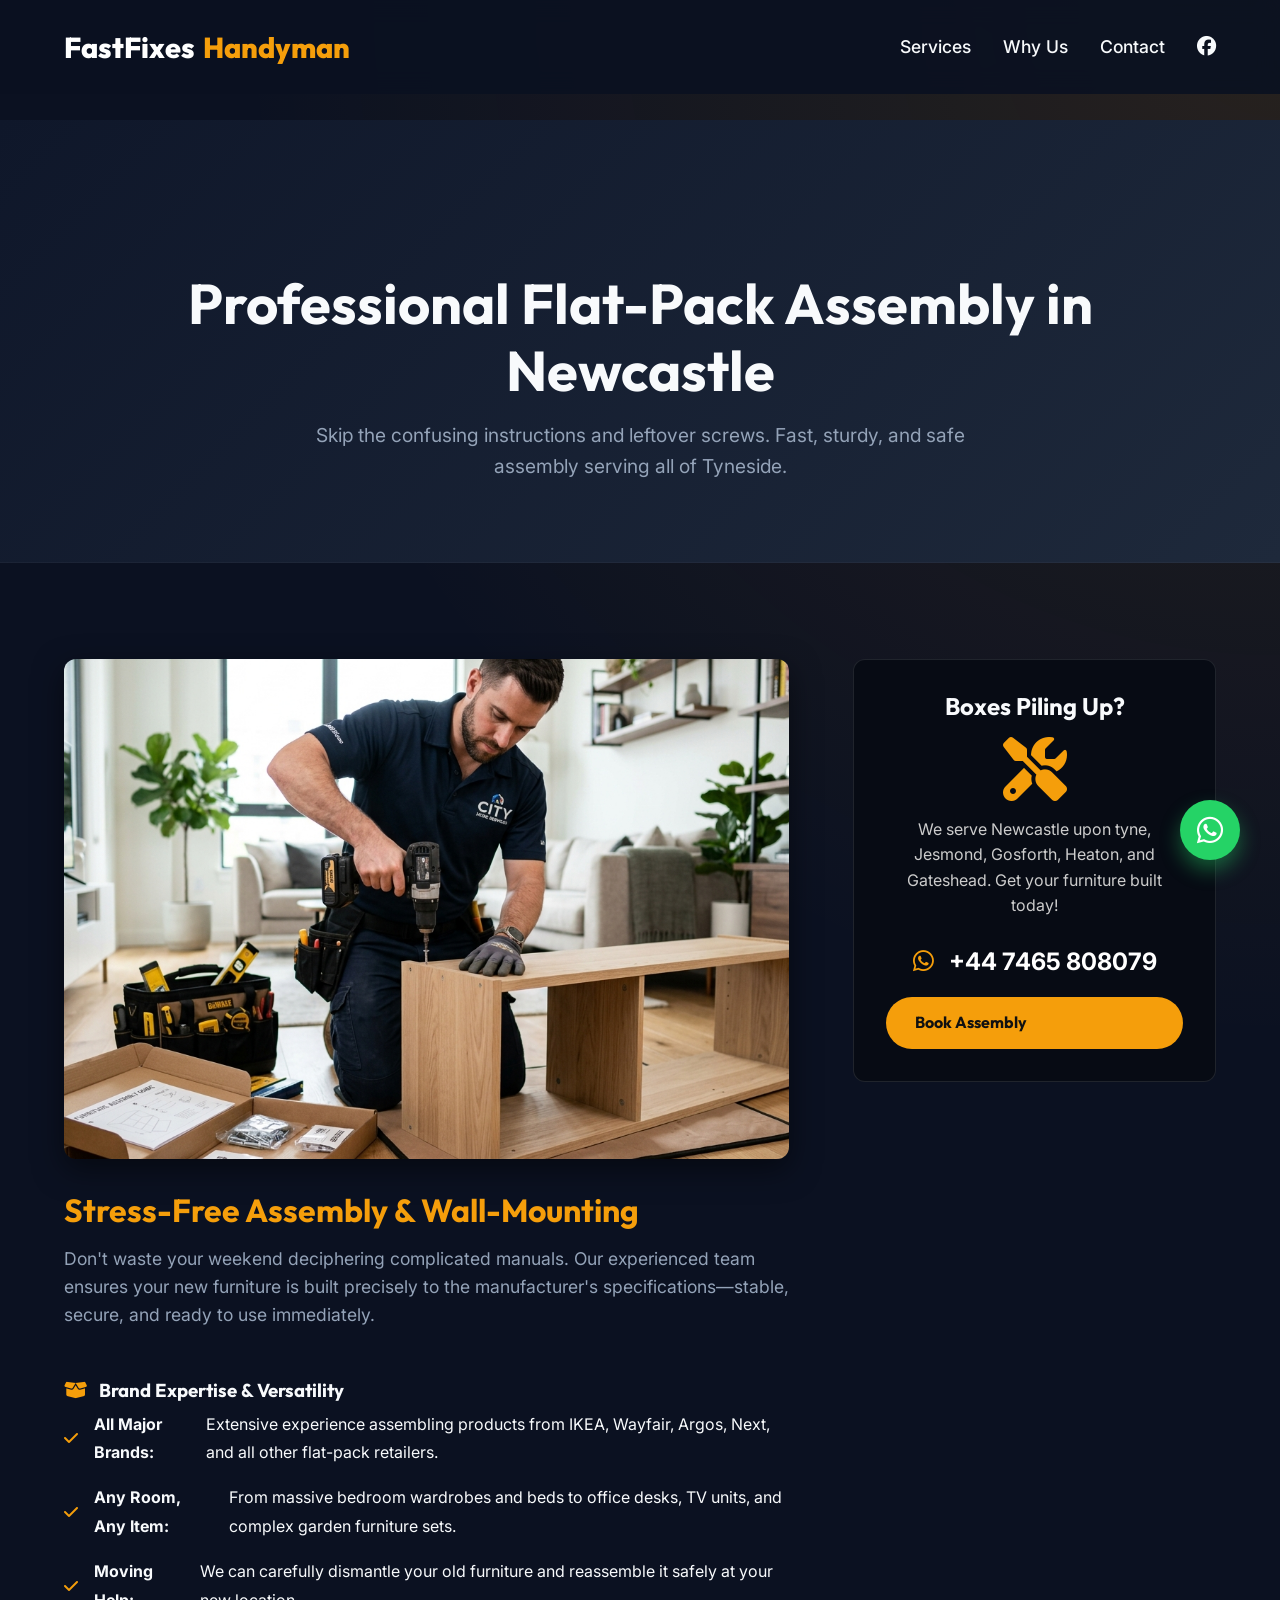
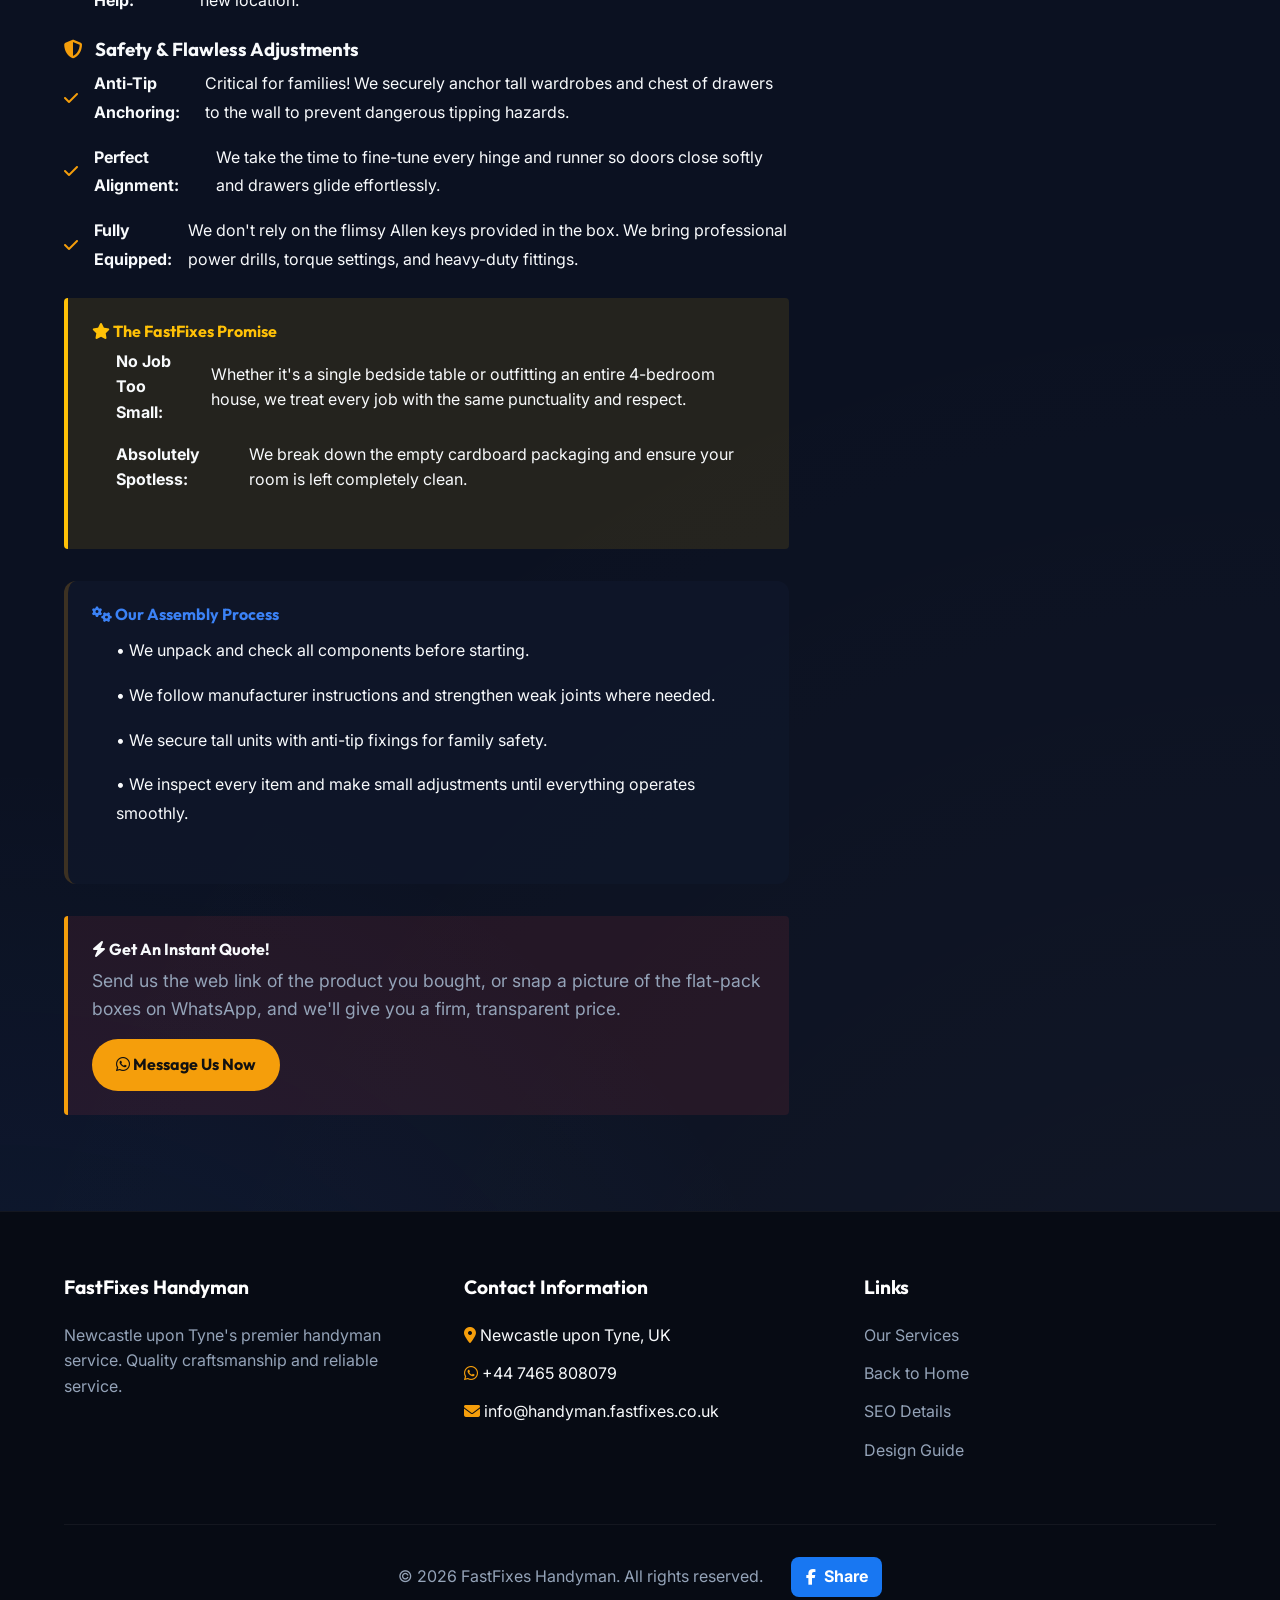
<file: furniture-assembly.html>
<!DOCTYPE html>
<html lang="en">
<head>
    <meta charset="UTF-8">
    <meta name="viewport" content="width=device-width, initial-scale=1.0">
    <title>Flat Pack Furniture Assembly | FastFixes</title>
    <link rel="icon" href="assets/favicon.jpg" type="image/jpeg">
    <meta name="description" content="Stress-free flat-pack furniture assembly in Newcastle, Jesmond, Gosforth, Gateshead. IKEA, Wayfair, Argos. Fast, secure wardrobe and bed fitting.">
    <meta name="keywords" content="flat pack assembly Newcastle, IKEA furniture assembly Tyneside, Wayfair Argos assembly, wardrobe fitter Gosforth, bed assembly Jesmond">
    <meta name="geo.region" content="GB-NNY">
    <meta name="geo.placename" content="Newcastle upon Tyne">
    <meta name="geo.position" content="54.9783;-1.6178">
    <link rel="stylesheet" href="https://cdnjs.cloudflare.com/ajax/libs/font-awesome/6.4.0/css/all.min.css">
    <link rel="stylesheet" href="index.css">

    <!-- Canonical URL -->
    <link rel="canonical" href="https://handyman.fastfixes.co.uk/furniture-assembly">

    
     <meta property="og:type" content="website">
<meta property="og:url" content="https://handyman.fastfixes.co.uk/furniture-assembly">
<meta property="og:title" content="Professional Flat Pack Assembly in Newcastle | FastFixes">
<meta property="og:description" content=""Stress-free flat-pack furniture assembly in Newcastle, Jesmond, Gosforth, Gateshead. IKEA, Wayfair, Argos. Fast, secure wardrobe and bed fitting.">
<meta property="og:image" content="assets/furniture_assembly_1777795616665.png"> <meta property="og:image:alt" content="Furniture assembly services">
<meta property="og:locale" content="en-GB">
<meta property="og:site_name" content="FastFixes Handyman">
    

    <!-- Schema.org Structured Data -->
    <script type="application/ld+json">
    {
        "@context": "https://schema.org",
        "@type": "Service",
        "name": "Furniture Assembly Services",
        "description": "Stress-free flat-pack furniture assembly in Newcastle, Jesmond, Gosforth. IKEA, Wayfair, Argos. Fast, secure wardrobe and bed fitting.",
        "sameAs": [
				"https://www.facebook.com/FastFixes",
				"https://www.facebook.com/FastFixes"
			]
		}
        "provider": {
            "@type": "LocalBusiness",
            "@id": "https://handyman.fastfixes.co.uk/#organization",
            "name": "FastFixes Handyman",
            "telephone": "+44 7465 808079",
            "address": {
                "@type": "PostalAddress",
                "addressLocality": "Newcastle upon Tyne",
                "addressCountry": "GB"
            }
        },
        "areaServed": [
            {
                "@type": "City",
                "name": "Newcastle upon Tyne"
            },
            {
                "@type": "City",
                "name": "Jesmond"
            },
            {
                "@type": "City",
                "name": "Gosforth"
            }
        ],
        "serviceType": "Furniture Assembly",
        "offers": {
            "@type": "Offer",
            "priceCurrency": "GBP",
            "availability": "https://schema.org/InStock"
        },
        "hasOfferCatalog": {
            "@type": "OfferCatalog",
            "name": "Furniture Assembly Services",
            "itemListElement": [
                {
                    "@type": "Offer",
                    "itemOffered": {
                        "@type": "Service",
                        "name": "IKEA Furniture Assembly",
                        "description": "Professional assembly of IKEA flat-pack furniture"
                    }
                },
                {
                    "@type": "Offer",
                    "itemOffered": {
                        "@type": "Service",
                        "name": "Wardrobe Assembly",
                        "description": "Secure wardrobe and storage unit assembly"
                    }
                },
                {
                    "@type": "Offer",
                    "itemOffered": {
                        "@type": "Service",
                        "name": "Bed Frame Assembly",
                        "description": "Bed frame and bedroom furniture assembly"
                    }
                },
                {
                    "@type": "Offer",
                    "itemOffered": {
                        "@type": "Service",
                        "name": "Office Furniture Assembly",
                        "description": "Desks, chairs, and office furniture setup"
                    }
                }
            ]
        }
    }
    </script>
</head>
<body>
    <!-- Floating WhatsApp Button -->
    <a href="https://wa.me/447465808079" target="_blank" class="whatsapp-float" aria-label="Contact FastFixes on WhatsApp">
        <i class="fa-brands fa-whatsapp"></i>
    </a>

    <header style="background: rgba(11, 17, 33, 0.9); backdrop-filter: blur(12px);">
        <div class="container nav-container">
            <a href="index.html" class="logo">FastFixes <span>Handyman</span></a>
            <ul class="nav-links">
                <li><a href="index.html#services">Services</a></li>
                <li><a href="index.html#why-us">Why Us</a></li>
                <li><a href="index.html#contact">Contact</a></li>
                <li><a href="https://facebook.com/FastFixes" target="_blank" aria-label="Visit our Facebook page"><i class="fa-brands fa-facebook" style="font-size: 1.2rem;"></i></a></li>
            </ul>
            <div class="hamburger">
                <i class="fa-solid fa-bars"></i>
            </div>
        </div>
    </header>

    <section class="service-hero">
        <div class="container text-center">
            <h1>Professional Flat-Pack Assembly in Newcastle</h1>
            <p>Skip the confusing instructions and leftover screws. Fast, sturdy, and safe assembly serving all of Tyneside.</p>
        </div>
    </section>

    <section class="section">
        <div class="container service-details">
            <div class="service-desc">
                <img src="assets/furniture_assembly_1777795616665.png" alt="Furniture Assembly" style="width:100%; max-height: 500px; object-fit: cover; border-radius: 12px; margin-bottom: 2rem; box-shadow: 0 10px 30px rgba(0,0,0,0.5);">
                
                <h2 style="font-size: 2rem; color: var(--primary); margin-bottom: 1rem;">Stress-Free Assembly & Wall-Mounting</h2>
                <p>Don't waste your weekend deciphering complicated manuals. Our experienced team ensures your new furniture is built precisely to the manufacturer's specifications—stable, secure, and ready to use immediately.</p>
                <br>
                
                <h3><i class="fa-solid fa-box-open" style="color: var(--primary); margin-right: 8px;"></i> Brand Expertise & Versatility</h3>
                <ul style="margin-top: 0.5rem; line-height: 1.8; margin-bottom: 1.5rem;">
                    <li><i class="fa-solid fa-check text-primary"></i> <strong>All Major Brands:</strong> Extensive experience assembling products from IKEA, Wayfair, Argos, Next, and all other flat-pack retailers.</li>
                    <li><i class="fa-solid fa-check text-primary"></i> <strong>Any Room, Any Item:</strong> From massive bedroom wardrobes and beds to office desks, TV units, and complex garden furniture sets.</li>
                    <li><i class="fa-solid fa-check text-primary"></i> <strong>Moving Help:</strong> We can carefully dismantle your old furniture and reassemble it safely at your new location.</li>
                </ul>

                <h3><i class="fa-solid fa-shield-halved" style="color: var(--primary); margin-right: 8px;"></i> Safety & Flawless Adjustments</h3>
                <ul style="margin-top: 0.5rem; line-height: 1.8; margin-bottom: 1.5rem;">
                    <li><i class="fa-solid fa-check text-primary"></i> <strong>Anti-Tip Anchoring:</strong> Critical for families! We securely anchor tall wardrobes and chest of drawers to the wall to prevent dangerous tipping hazards.</li>
                    <li><i class="fa-solid fa-check text-primary"></i> <strong>Perfect Alignment:</strong> We take the time to fine-tune every hinge and runner so doors close softly and drawers glide effortlessly.</li>
                    <li><i class="fa-solid fa-check text-primary"></i> <strong>Fully Equipped:</strong> We don't rely on the flimsy Allen keys provided in the box. We bring professional power drills, torque settings, and heavy-duty fittings.</li>
                </ul>

                <div style="background: rgba(255, 193, 7, 0.1); border-left: 4px solid #ffc107; padding: 1.5rem; border-radius: 4px; margin-top: 1rem; margin-bottom: 2rem;">
                    <h4 style="margin-bottom: 0.5rem; color: #ffc107;"><i class="fa-solid fa-star"></i> The FastFixes Promise</h4>
                    <ul style="margin-left: 1.5rem; margin-top: 0.5rem;">
                        <li><strong>No Job Too Small:</strong> Whether it's a single bedside table or outfitting an entire 4-bedroom house, we treat every job with the same punctuality and respect.</li>
                        <li><strong>Absolutely Spotless:</strong> We break down the empty cardboard packaging and ensure your room is left completely clean.</li>
                    </ul>
                </div>

                <div style="background: rgba(15, 23, 42, 0.95); border-left: 4px solid rgba(245, 158, 11, 0.2); padding: 1.5rem; border-radius: 12px; margin-bottom: 2rem;">
                    <h4 style="margin-bottom: 0.75rem; color: var(--accent);"><i class="fa-solid fa-cogs"></i> Our Assembly Process</h4>
                    <ul style="margin-left: 1.5rem; line-height: 1.8; color: var(--text-main);">
                        <li>• We unpack and check all components before starting.</li>
                        <li>• We follow manufacturer instructions and strengthen weak joints where needed.</li>
                        <li>• We secure tall units with anti-tip fixings for family safety.</li>
                        <li>• We inspect every item and make small adjustments until everything operates smoothly.</li>
                    </ul>
                </div>

                <div style="background: rgba(230, 57, 70, 0.1); border-left: 4px solid var(--primary); padding: 1.5rem; border-radius: 4px;">
                    <h4 style="margin-bottom: 0.5rem;"><i class="fa-solid fa-bolt"></i> Get An Instant Quote!</h4>
                    <p style="margin-bottom: 1rem;">Send us the web link of the product you bought, or snap a picture of the flat-pack boxes on WhatsApp, and we'll give you a firm, transparent price.</p>
                    <a href="https://wa.me/447465808079" target="_blank" class="btn" style="display: inline-block; padding: 0.8rem 1.5rem;"><i class="fa-brands fa-whatsapp"></i> Message Us Now</a>
                </div>
            </div>
            
            <div class="service-sidebar" style="background: #070B14; border: 1px solid rgba(255,255,255,0.1); padding: 2rem; border-radius: 12px; height: fit-content; text-align: center;">
                <h3 style="margin-bottom: 1rem;">Boxes Piling Up?</h3>
                <i class="fa-solid fa-screwdriver-wrench text-primary" style="font-size: 4rem; margin-bottom: 1rem;"></i>
                <p style="margin-bottom: 1.5rem; color: #ccc;">We serve Newcastle upon tyne, Jesmond, Gosforth, Heaton, and Gateshead. Get your furniture built today!</p>
                <div style="font-size: 1.5rem; font-weight: bold; margin-bottom: 1rem; color: white;">
                    <i class="fa-brands fa-whatsapp text-primary" style="margin-right: 10px;"></i>
                    <a href="https://wa.me/447465808079" style="color: white; text-decoration: none;">+44 7465 808079</a>
                </div>
                <a href="https://wa.me/447465808079" target="_blank" class="btn" style="width: 100%;">Book Assembly</a>
            </div>
        </div>
    </section>
    <!-- Footer -->
    <footer id="contact">
        <div class="container">
            <div class="footer-grid">
                <div class="footer-col">
                    <h4>FastFixes Handyman</h4>
                    <p>Newcastle upon Tyne's premier handyman service. Quality craftsmanship and reliable service.</p>
                </div>
                <div class="footer-col">
                    <h4>Contact Information</h4>
                    <ul>
                        <li><i class="fa-solid fa-location-dot text-primary"></i> Newcastle upon Tyne, UK</li>
                        <li><i class="fa-brands fa-whatsapp text-primary"></i> +44 7465 808079</li>
                        <li><i class="fa-solid fa-envelope text-primary"></i> info@handyman.fastfixes.co.uk</li>
                    </ul>
                </div>
                <div class="footer-col">
                    <h4>Links</h4>
                    <ul>
                        <li><a href="index.html#services">Our Services</a></li>
                        <li><a href="index.html">Back to Home</a></li>
                        <li><a href="seo-details.html">SEO Details</a></li>
                        <li><a href="design-recommendations.html">Design Guide</a></li>
                    </ul>
                </div>
            </div>
            <div class="footer-bottom">
                <p>&copy; 2026 FastFixes Handyman. All rights reserved.</p>
                <a href="#" class="fb-share" aria-label="Share on Facebook"><i class="fa-brands fa-facebook-f"></i> Share</a>
            </div>
        </div>
    </footer>
</body>
</html>
</file>
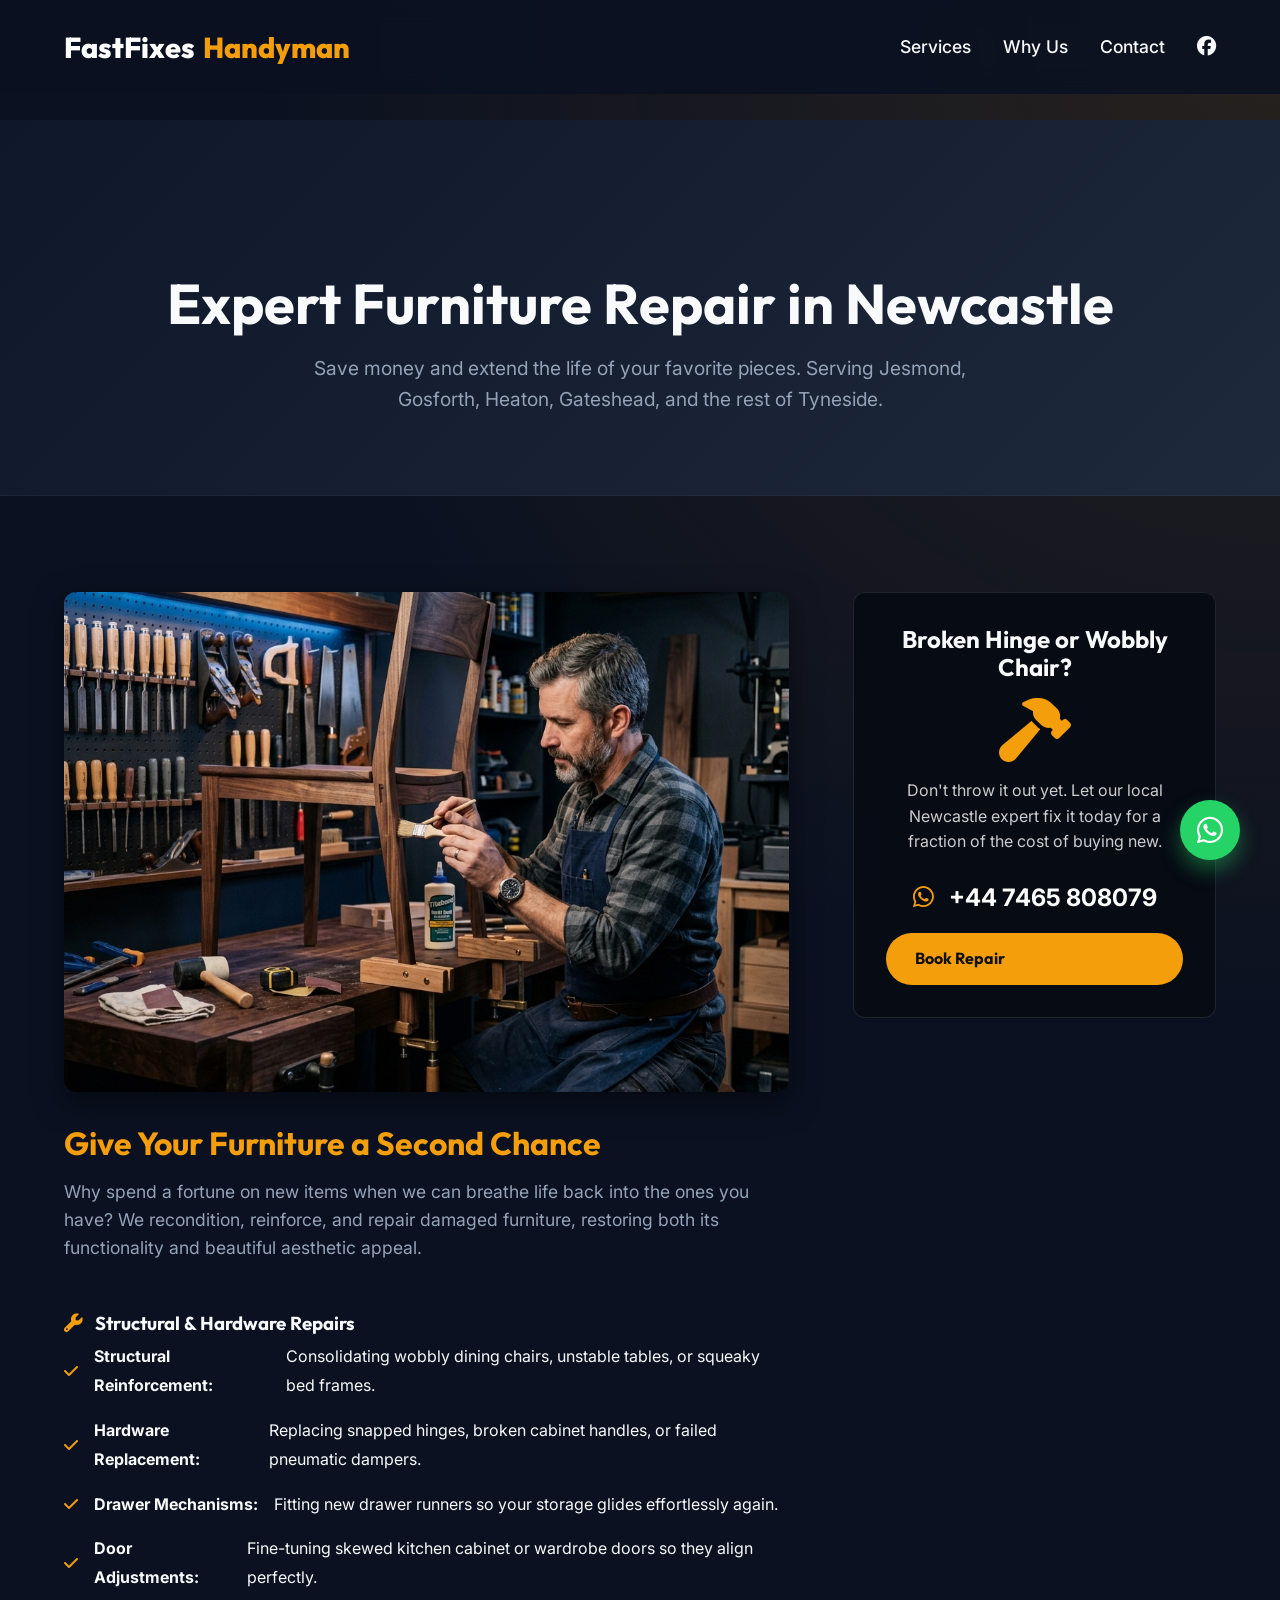
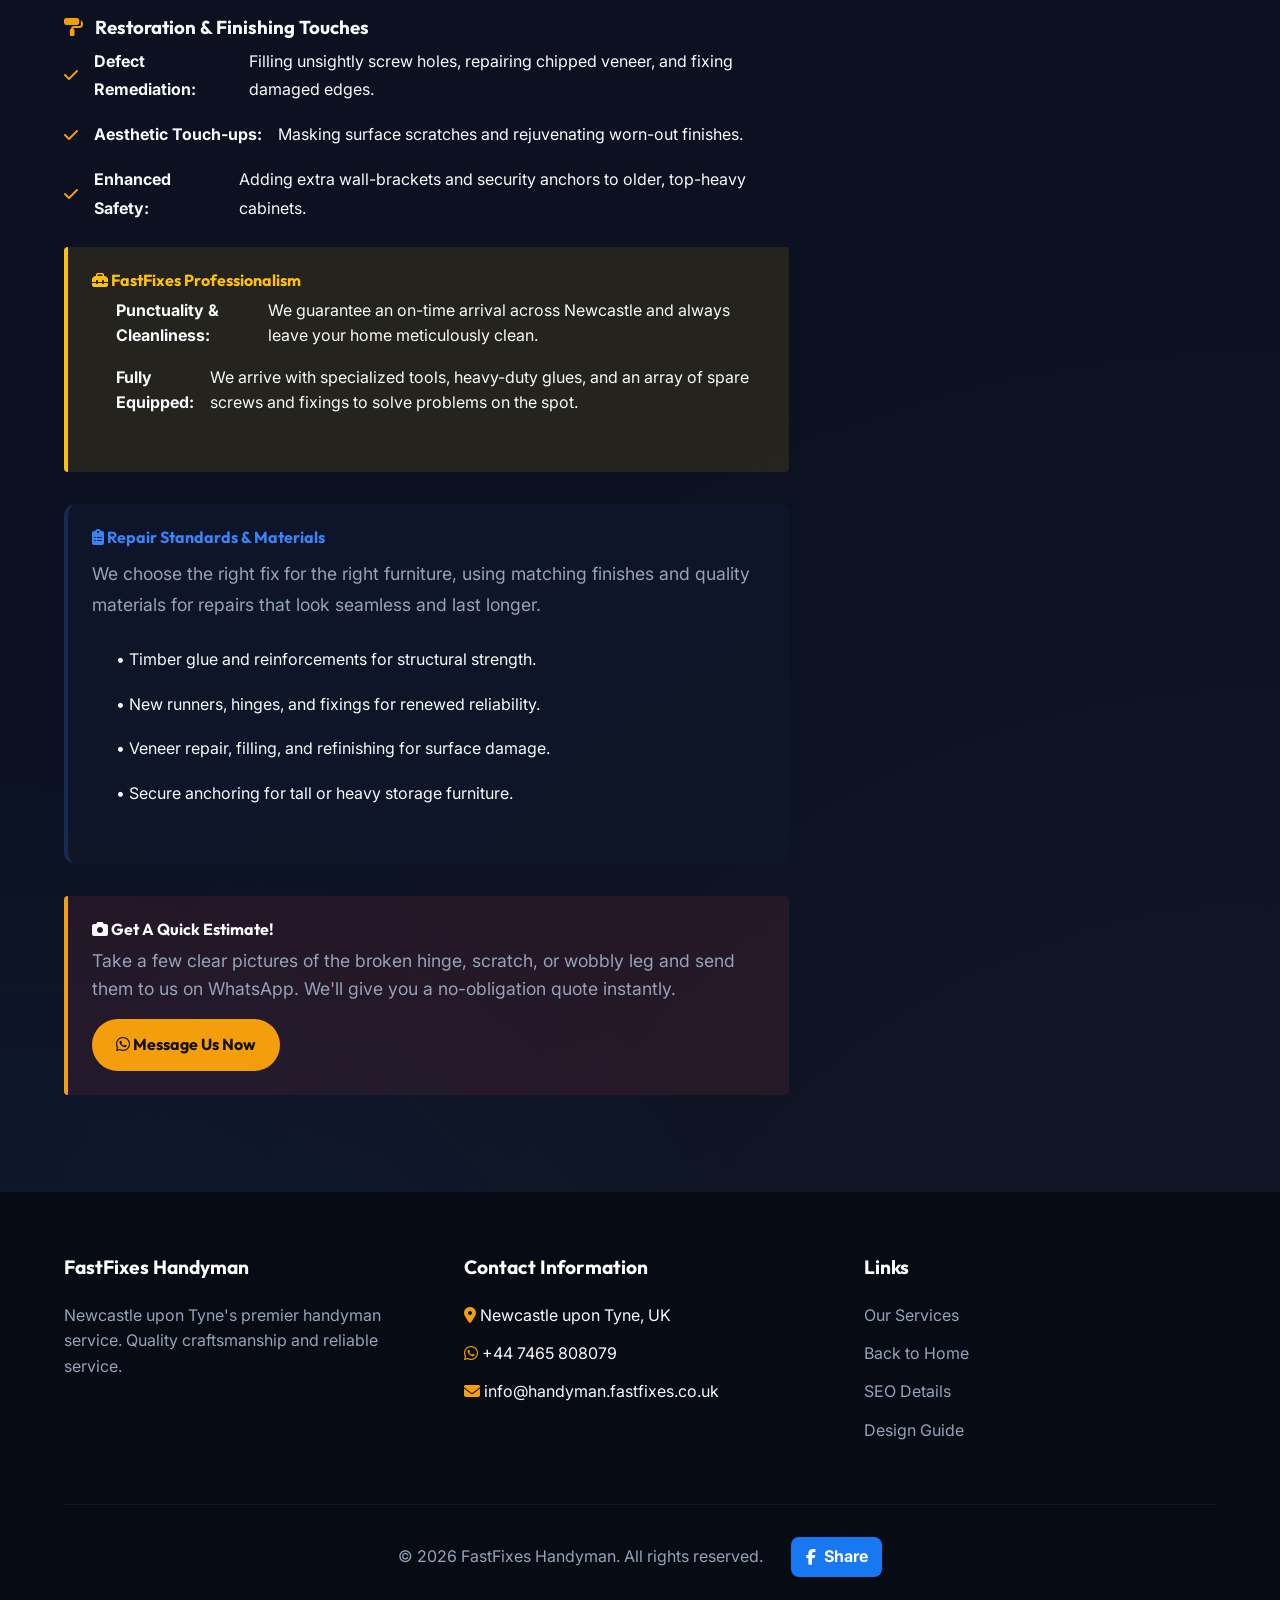
<file: furniture-repair.html>
<!DOCTYPE html>
<html lang="en">
<head>
    <meta charset="UTF-8">
    <meta name="viewport" content="width=device-width, initial-scale=1.0">
    <title>Furniture Repair | FastFixes</title>
    <link rel="icon" href="assets/favicon.jpg" type="image/jpeg">
    <meta name="description" content="Expert furniture repair, restoring, and hinge replacement in Newcastle upon Tyne. We fix wobbly chairs, broken drawers, and cabinet doors in Jesmond & Gosforth.">
    <meta name="keywords" content="furniture repair Newcastle, wardrobe repair Tyneside, drawer runner fixing Gosforth, cabinet hinge replacement Jesmond, wood scratch repair">
    <meta name="geo.region" content="GB-NNY">
    <meta name="geo.placename" content="Newcastle upon Tyne">
    <meta name="geo.position" content="54.9783;-1.6178">
    <link rel="stylesheet" href="https://cdnjs.cloudflare.com/ajax/libs/font-awesome/6.4.0/css/all.min.css">
    <link rel="stylesheet" href="index.css">

    <!-- Canonical URL -->
    <link rel="canonical" href="https://handyman.fastfixes.co.uk/furniture-repair">
    

    <!-- Schema.org Structured Data -->
    <script type="application/ld+json">
    {
        "@context": "https://schema.org",
        "@type": "Service",
        "name": "Furniture Repair Services",
        "description": "Expert furniture repair, restoring, and hinge replacement in Newcastle upon Tyne. We fix wobbly chairs, broken drawers, and cabinet doors in Jesmond & Gosforth.",
        "provider": {
            "@type": "LocalBusiness",
            "@id": "https://handyman.fastfixes.co.uk/#organization",
            "name": "FastFixes Handyman",
            "telephone": "+44 7465 808079",
            "address": {
                "@type": "PostalAddress",
                "addressLocality": "Newcastle upon Tyne",
                "addressCountry": "GB"
            }
        },
        "areaServed": [
            {
                "@type": "City",
                "name": "Newcastle upon Tyne"
            },
            {
                "@type": "City",
                "name": "Jesmond"
            },
            {
                "@type": "City",
                "name": "Gosforth"
            }
        ],
        "serviceType": "Furniture Repair",
        "offers": {
            "@type": "Offer",
            "priceCurrency": "GBP",
            "availability": "https://schema.org/InStock"
        },
        "hasOfferCatalog": {
            "@type": "OfferCatalog",
            "name": "Furniture Repair Services",
            "itemListElement": [
                {
                    "@type": "Offer",
                    "itemOffered": {
                        "@type": "Service",
                        "name": "Chair Repair",
                        "description": "Fixing wobbly chairs and replacing broken parts"
                    }
                },
                {
                    "@type": "Offer",
                    "itemOffered": {
                        "@type": "Service",
                        "name": "Drawer Repair",
                        "description": "Fixing broken drawer runners and mechanisms"
                    }
                },
                {
                    "@type": "Offer",
                    "itemOffered": {
                        "@type": "Service",
                        "name": "Cabinet Door Repair",
                        "description": "Hinge replacement and door alignment"
                    }
                },
                {
                    "@type": "Offer",
                    "itemOffered": {
                        "@type": "Service",
                        "name": "Wood Restoration",
                        "description": "Scratch repair and wood finishing"
                    }
                }
            ]
        }
    }
    </script>
</head>
<body>
    <!-- Floating WhatsApp Button -->
    <a href="https://wa.me/447465808079" target="_blank" class="whatsapp-float" aria-label="Contact FastFixes on WhatsApp">
        <i class="fa-brands fa-whatsapp"></i>
    </a>

    <header style="background: rgba(11, 17, 33, 0.9); backdrop-filter: blur(12px);">
        <div class="container nav-container">
            <a href="index.html" class="logo">FastFixes <span>Handyman</span></a>
            <ul class="nav-links">
                <li><a href="index.html#services">Services</a></li>
                <li><a href="index.html#why-us">Why Us</a></li>
                <li><a href="index.html#contact">Contact</a></li>
                <li><a href="https://facebook.com/" target="_blank" aria-label="Visit our Facebook page"><i class="fa-brands fa-facebook" style="font-size: 1.2rem;"></i></a></li>
            </ul>
            <div class="hamburger">
                <i class="fa-solid fa-bars"></i>
            </div>
        </div>
    </header>

    <section class="service-hero">
        <div class="container text-center">
            <h1>Expert Furniture Repair in Newcastle</h1>
            <p>Save money and extend the life of your favorite pieces. Serving Jesmond, Gosforth, Heaton, Gateshead, and the rest of Tyneside.</p>
        </div>
    </section>

    <section class="section">
        <div class="container service-details">
            <div class="service-desc">
                <img src="assets/furniture_repair_1777795394122.png" alt="Furniture Repair" style="width:100%; max-height: 500px; object-fit: cover; border-radius: 12px; margin-bottom: 2rem; box-shadow: 0 10px 30px rgba(0,0,0,0.5);">
                
                <h2 style="font-size: 2rem; color: var(--primary); margin-bottom: 1rem;">Give Your Furniture a Second Chance</h2>
                <p>Why spend a fortune on new items when we can breathe life back into the ones you have? We recondition, reinforce, and repair damaged furniture, restoring both its functionality and beautiful aesthetic appeal.</p>
                <br>
                
                <h3><i class="fa-solid fa-wrench" style="color: var(--primary); margin-right: 8px;"></i> Structural & Hardware Repairs</h3>
                <ul style="margin-top: 0.5rem; line-height: 1.8; margin-bottom: 1.5rem;">
                    <li><i class="fa-solid fa-check text-primary"></i> <strong>Structural Reinforcement:</strong> Consolidating wobbly dining chairs, unstable tables, or squeaky bed frames.</li>
                    <li><i class="fa-solid fa-check text-primary"></i> <strong>Hardware Replacement:</strong> Replacing snapped hinges, broken cabinet handles, or failed pneumatic dampers.</li>
                    <li><i class="fa-solid fa-check text-primary"></i> <strong>Drawer Mechanisms:</strong> Fitting new drawer runners so your storage glides effortlessly again.</li>
                    <li><i class="fa-solid fa-check text-primary"></i> <strong>Door Adjustments:</strong> Fine-tuning skewed kitchen cabinet or wardrobe doors so they align perfectly.</li>
                </ul>

                <h3><i class="fa-solid fa-paint-roller" style="color: var(--primary); margin-right: 8px;"></i> Restoration & Finishing Touches</h3>
                <ul style="margin-top: 0.5rem; line-height: 1.8; margin-bottom: 1.5rem;">
                    <li><i class="fa-solid fa-check text-primary"></i> <strong>Defect Remediation:</strong> Filling unsightly screw holes, repairing chipped veneer, and fixing damaged edges.</li>
                    <li><i class="fa-solid fa-check text-primary"></i> <strong>Aesthetic Touch-ups:</strong> Masking surface scratches and rejuvenating worn-out finishes.</li>
                    <li><i class="fa-solid fa-check text-primary"></i> <strong>Enhanced Safety:</strong> Adding extra wall-brackets and security anchors to older, top-heavy cabinets.</li>
                </ul>

                <div style="background: rgba(255, 193, 7, 0.1); border-left: 4px solid #ffc107; padding: 1.5rem; border-radius: 4px; margin-top: 1rem; margin-bottom: 2rem;">
                    <h4 style="margin-bottom: 0.5rem; color: #ffc107;"><i class="fa-solid fa-toolbox"></i> FastFixes Professionalism</h4>
                    <ul style="margin-left: 1.5rem; margin-top: 0.5rem;">
                        <li><strong>Punctuality & Cleanliness:</strong> We guarantee an on-time arrival across Newcastle and always leave your home meticulously clean.</li>
                        <li><strong>Fully Equipped:</strong> We arrive with specialized tools, heavy-duty glues, and an array of spare screws and fixings to solve problems on the spot.</li>
                    </ul>
                </div>

                <div style="background: rgba(15, 23, 42, 0.95); border-left: 4px solid rgba(59, 130, 246, 0.2); padding: 1.5rem; border-radius: 12px; margin-bottom: 2rem;">
                    <h4 style="margin-bottom: 0.75rem; color: var(--accent);"><i class="fa-solid fa-clipboard-list"></i> Repair Standards & Materials</h4>
                    <p style="color: var(--text-muted); line-height: 1.75;">We choose the right fix for the right furniture, using matching finishes and quality materials for repairs that look seamless and last longer.</p>
                    <ul style="margin-left: 1.5rem; line-height: 1.8; color: var(--text-main);">
                        <li>• Timber glue and reinforcements for structural strength.</li>
                        <li>• New runners, hinges, and fixings for renewed reliability.</li>
                        <li>• Veneer repair, filling, and refinishing for surface damage.</li>
                        <li>• Secure anchoring for tall or heavy storage furniture.</li>
                    </ul>
                </div>

                <div style="background: rgba(230, 57, 70, 0.1); border-left: 4px solid var(--primary); padding: 1.5rem; border-radius: 4px;">
                    <h4 style="margin-bottom: 0.5rem;"><i class="fa-solid fa-camera"></i> Get A Quick Estimate!</h4>
                    <p style="margin-bottom: 1rem;">Take a few clear pictures of the broken hinge, scratch, or wobbly leg and send them to us on WhatsApp. We'll give you a no-obligation quote instantly.</p>
                    <a href="https://wa.me/447465808079" target="_blank" class="btn" style="display: inline-block; padding: 0.8rem 1.5rem;"><i class="fa-brands fa-whatsapp"></i> Message Us Now</a>
                </div>
            </div>
            
            <div class="service-sidebar" style="background: #070B14; border: 1px solid rgba(255,255,255,0.1); padding: 2rem; border-radius: 12px; height: fit-content; text-align: center;">
                <h3 style="margin-bottom: 1rem;">Broken Hinge or Wobbly Chair?</h3>
                <i class="fa-solid fa-hammer text-primary" style="font-size: 4rem; margin-bottom: 1rem;"></i>
                <p style="margin-bottom: 1.5rem; color: #ccc;">Don't throw it out yet. Let our local Newcastle expert fix it today for a fraction of the cost of buying new.</p>
                <div style="font-size: 1.5rem; font-weight: bold; margin-bottom: 1rem; color: white;">
                    <i class="fa-brands fa-whatsapp text-primary" style="margin-right: 10px;"></i>
                    <a href="https://wa.me/447465808079" style="color: white; text-decoration: none;">+44 7465 808079</a>
                </div>
                <a href="https://wa.me/447465808079" target="_blank" class="btn" style="width: 100%;">Book Repair</a>
            </div>
        </div>
    </section>
    <!-- Footer -->
    <footer id="contact">
        <div class="container">
            <div class="footer-grid">
                <div class="footer-col">
                    <h4>FastFixes Handyman</h4>
                    <p>Newcastle upon Tyne's premier handyman service. Quality craftsmanship and reliable service.</p>
                </div>
                <div class="footer-col">
                    <h4>Contact Information</h4>
                    <ul>
                        <li><i class="fa-solid fa-location-dot text-primary"></i> Newcastle upon Tyne, UK</li>
                        <li><i class="fa-brands fa-whatsapp text-primary"></i> +44 7465 808079</li>
                        <li><i class="fa-solid fa-envelope text-primary"></i> info@handyman.fastfixes.co.uk</li>
                    </ul>
                </div>
                <div class="footer-col">
                    <h4>Links</h4>
                    <ul>
                        <li><a href="index.html#services">Our Services</a></li>
                        <li><a href="index.html">Back to Home</a></li>
                        <li><a href="seo-details.html">SEO Details</a></li>
                        <li><a href="design-recommendations.html">Design Guide</a></li>
                    </ul>
                </div>
            </div>
            <div class="footer-bottom">
                <p>&copy; 2026 FastFixes Handyman. All rights reserved.</p>
                <a href="#" class="fb-share" aria-label="Share on Facebook"><i class="fa-brands fa-facebook-f"></i> Share</a>
            </div>
        </div>
    </footer>
</body>
</html>
</file>
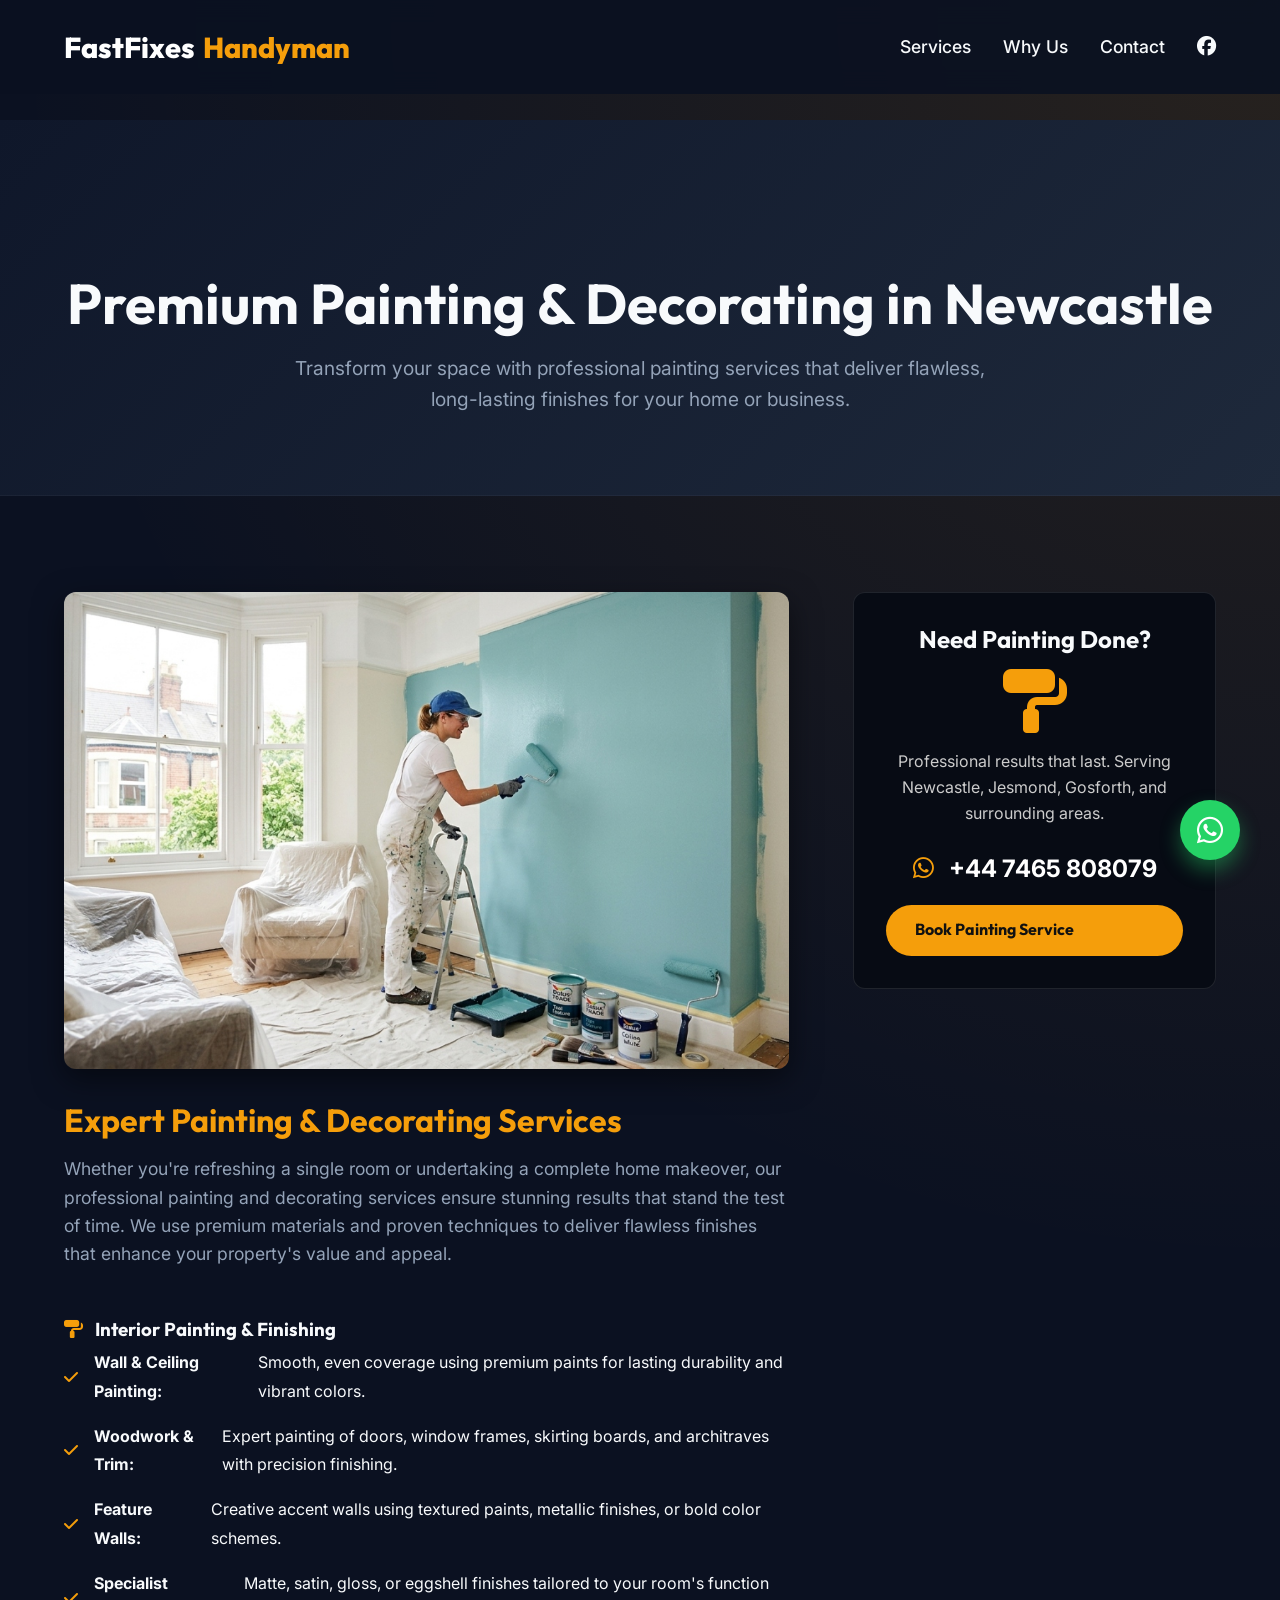
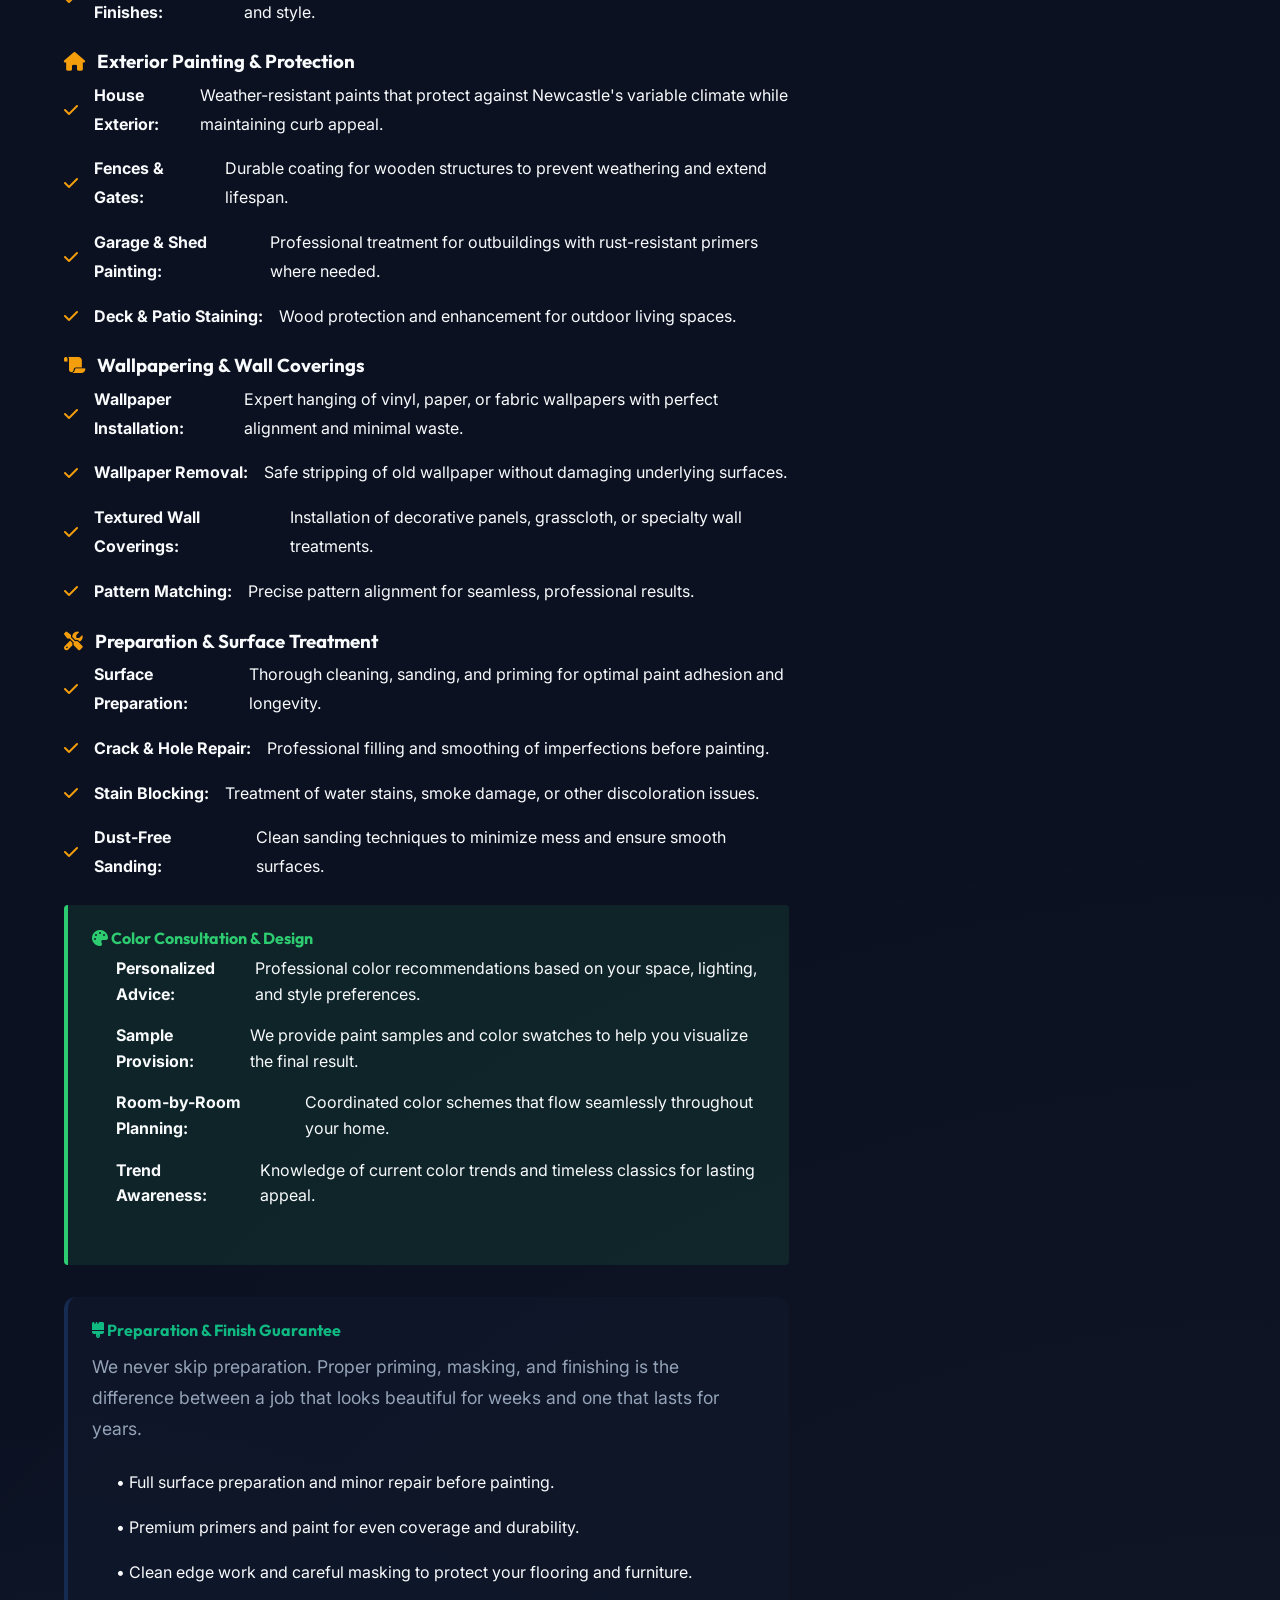
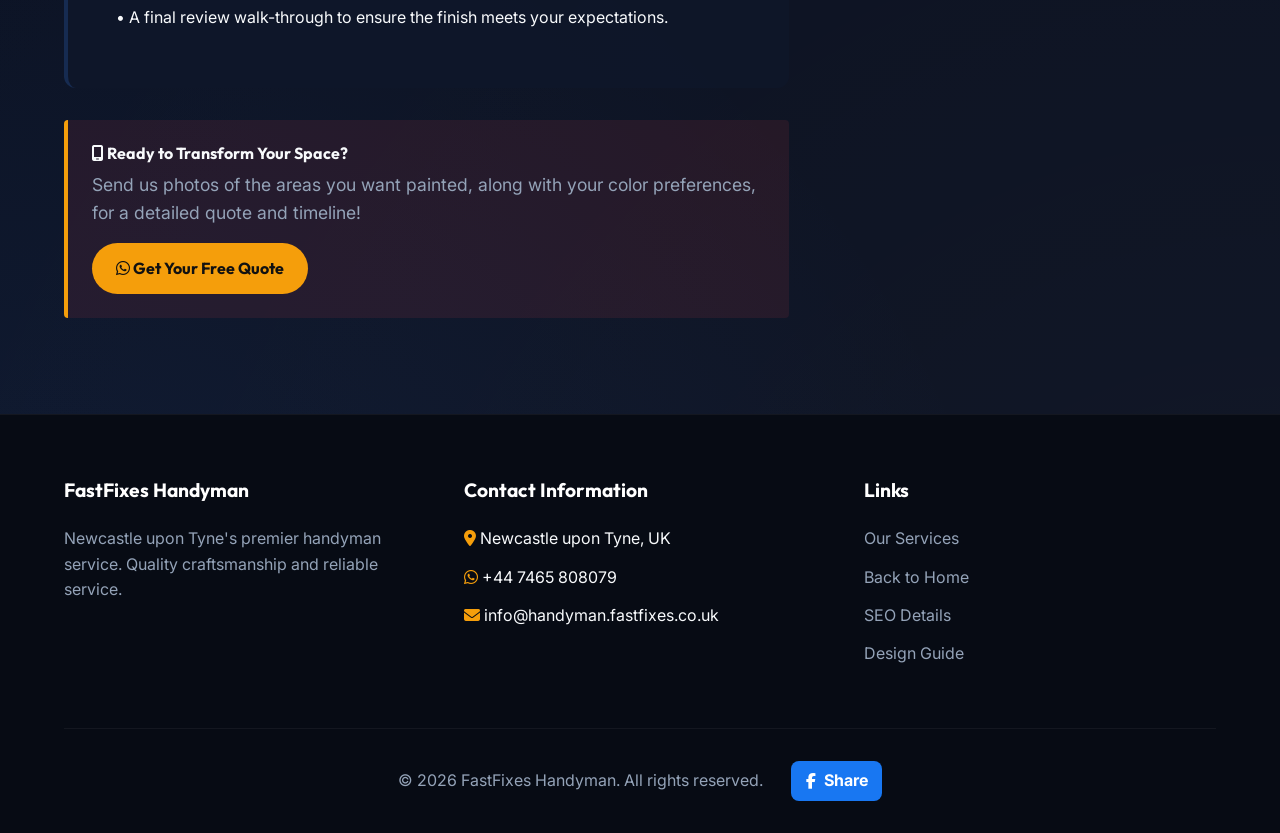
<file: painting-decorating.html>
<!DOCTYPE html>
<html lang="en">
<head>
    <meta charset="UTF-8">
    <meta name="viewport" content="width=device-width, initial-scale=1.0">
    <title>Professional Painting & Decorating Services in Newcastle | FastFixes</title>
    <link rel="icon" href="assets/favicon.jpg" type="image/jpeg">
    <meta name="description" content="Expert painting and decorating services in Newcastle upon Tyne. Interior/exterior painting, wallpapering, color consultation. Flawless finishes for homes and businesses.">
    <meta name="keywords" content="painting newcastle upon tyne, decorating services gosforth, wallpapering jesmond, interior painting gateshead, exterior painting tyneside, color consultation newcastle">
    <meta name="geo.region" content="GB-NNY">
    <meta name="geo.placename" content="Newcastle upon Tyne">
    <meta name="geo.position" content="54.9783;-1.6178">
    <link rel="stylesheet" href="https://cdnjs.cloudflare.com/ajax/libs/font-awesome/6.4.0/css/all.min.css">
    <link rel="stylesheet" href="index.css">

    <!-- Schema.org Structured Data -->
    <script type="application/ld+json">
    {
        "@context": "https://schema.org",
        "@type": "Service",
        "name": "Painting & Decorating Services",
        "description": "Expert painting and decorating services in Newcastle upon Tyne. Interior/exterior painting, wallpapering, color consultation. Flawless finishes for homes and businesses.",
        "provider": {
            "@type": "LocalBusiness",
            "@id": "https://handyman.fastfixes.co.uk/#organization",
            "name": "FastFixes Handyman",
            "telephone": "+44 7465 808079",
            "address": {
                "@type": "PostalAddress",
                "addressLocality": "Newcastle upon Tyne",
                "addressCountry": "GB"
            }
        },
        "areaServed": {
            "@type": "City",
            "name": "Newcastle upon Tyne"
        },
        "serviceType": "Painting and Decorating",
        "offers": {
            "@type": "Offer",
            "priceCurrency": "GBP",
            "availability": "https://schema.org/InStock"
        },
        "hasOfferCatalog": {
            "@type": "OfferCatalog",
            "name": "Painting Services",
            "itemListElement": [
                {
                    "@type": "Offer",
                    "itemOffered": {
                        "@type": "Service",
                        "name": "Interior Painting",
                        "description": "Wall and ceiling painting with premium paints"
                    }
                },
                {
                    "@type": "Offer",
                    "itemOffered": {
                        "@type": "Service",
                        "name": "Exterior Painting",
                        "description": "Weather-resistant exterior house painting"
                    }
                },
                {
                    "@type": "Offer",
                    "itemOffered": {
                        "@type": "Service",
                        "name": "Wallpapering",
                        "description": "Professional wallpaper installation and removal"
                    }
                },
                {
                    "@type": "Offer",
                    "itemOffered": {
                        "@type": "Service",
                        "name": "Color Consultation",
                        "description": "Professional color advice and sample provision"
                    }
                }
            ]
        }
    }
    </script>
</head>
<body>
    <!-- Floating WhatsApp Button -->
    <a href="https://wa.me/447465808079" target="_blank" class="whatsapp-float" aria-label="Contact FastFixes on WhatsApp">
        <i class="fa-brands fa-whatsapp"></i>
    </a>

    <header style="background: rgba(11, 17, 33, 0.9); backdrop-filter: blur(12px);">
        <div class="container nav-container">
            <a href="index.html" class="logo">FastFixes <span>Handyman</span></a>
            <ul class="nav-links">
                <li><a href="index.html#services">Services</a></li>
                <li><a href="index.html#why-us">Why Us</a></li>
                <li><a href="index.html#contact">Contact</a></li>
                <li><a href="https://facebook.com/" target="_blank" aria-label="Visit our Facebook page"><i class="fa-brands fa-facebook" style="font-size: 1.2rem;"></i></a></li>
            </ul>
            <div class="hamburger">
                <i class="fa-solid fa-bars"></i>
            </div>
        </div>
    </header>

    <section class="service-hero">
        <div class="container text-center">
            <h1>Premium Painting & Decorating in Newcastle</h1>
            <p>Transform your space with professional painting services that deliver flawless, long-lasting finishes for your home or business.</p>
        </div>
    </section>

    <section class="section">
        <div class="container service-details">
            <div class="service-desc">
                <img src="assets/painting_decorating.jpg" alt="Painting and Decorating Services" style="width:100%; max-height: 500px; object-fit: cover; border-radius: 12px; margin-bottom: 2rem; box-shadow: 0 10px 30px rgba(0,0,0,0.5);">
                
                <h2 style="font-size: 2rem; color: var(--primary); margin-bottom: 1rem;">Expert Painting & Decorating Services</h2>
                <p>Whether you're refreshing a single room or undertaking a complete home makeover, our professional painting and decorating services ensure stunning results that stand the test of time. We use premium materials and proven techniques to deliver flawless finishes that enhance your property's value and appeal.</p>
                <br>
                
                <h3><i class="fa-solid fa-paint-roller" style="color: var(--primary); margin-right: 8px;"></i> Interior Painting & Finishing</h3>
                <ul style="margin-top: 0.5rem; line-height: 1.8; margin-bottom: 1.5rem;">
                    <li><i class="fa-solid fa-check text-primary"></i> <strong>Wall & Ceiling Painting:</strong> Smooth, even coverage using premium paints for lasting durability and vibrant colors.</li>
                    <li><i class="fa-solid fa-check text-primary"></i> <strong>Woodwork & Trim:</strong> Expert painting of doors, window frames, skirting boards, and architraves with precision finishing.</li>
                    <li><i class="fa-solid fa-check text-primary"></i> <strong>Feature Walls:</strong> Creative accent walls using textured paints, metallic finishes, or bold color schemes.</li>
                    <li><i class="fa-solid fa-check text-primary"></i> <strong>Specialist Finishes:</strong> Matte, satin, gloss, or eggshell finishes tailored to your room's function and style.</li>
                </ul>

                <h3><i class="fa-solid fa-house" style="color: var(--primary); margin-right: 8px;"></i> Exterior Painting & Protection</h3>
                <ul style="margin-top: 0.5rem; line-height: 1.8; margin-bottom: 1.5rem;">
                    <li><i class="fa-solid fa-check text-primary"></i> <strong>House Exterior:</strong> Weather-resistant paints that protect against Newcastle's variable climate while maintaining curb appeal.</li>
                    <li><i class="fa-solid fa-check text-primary"></i> <strong>Fences & Gates:</strong> Durable coating for wooden structures to prevent weathering and extend lifespan.</li>
                    <li><i class="fa-solid fa-check text-primary"></i> <strong>Garage & Shed Painting:</strong> Professional treatment for outbuildings with rust-resistant primers where needed.</li>
                    <li><i class="fa-solid fa-check text-primary"></i> <strong>Deck & Patio Staining:</strong> Wood protection and enhancement for outdoor living spaces.</li>
                </ul>

                <h3><i class="fa-solid fa-scroll" style="color: var(--primary); margin-right: 8px;"></i> Wallpapering & Wall Coverings</h3>
                <ul style="margin-top: 0.5rem; line-height: 1.8; margin-bottom: 1.5rem;">
                    <li><i class="fa-solid fa-check text-primary"></i> <strong>Wallpaper Installation:</strong> Expert hanging of vinyl, paper, or fabric wallpapers with perfect alignment and minimal waste.</li>
                    <li><i class="fa-solid fa-check text-primary"></i> <strong>Wallpaper Removal:</strong> Safe stripping of old wallpaper without damaging underlying surfaces.</li>
                    <li><i class="fa-solid fa-check text-primary"></i> <strong>Textured Wall Coverings:</strong> Installation of decorative panels, grasscloth, or specialty wall treatments.</li>
                    <li><i class="fa-solid fa-check text-primary"></i> <strong>Pattern Matching:</strong> Precise pattern alignment for seamless, professional results.</li>
                </ul>

                <h3><i class="fa-solid fa-tools" style="color: var(--primary); margin-right: 8px;"></i> Preparation & Surface Treatment</h3>
                <ul style="margin-top: 0.5rem; line-height: 1.8; margin-bottom: 1.5rem;">
                    <li><i class="fa-solid fa-check text-primary"></i> <strong>Surface Preparation:</strong> Thorough cleaning, sanding, and priming for optimal paint adhesion and longevity.</li>
                    <li><i class="fa-solid fa-check text-primary"></i> <strong>Crack & Hole Repair:</strong> Professional filling and smoothing of imperfections before painting.</li>
                    <li><i class="fa-solid fa-check text-primary"></i> <strong>Stain Blocking:</strong> Treatment of water stains, smoke damage, or other discoloration issues.</li>
                    <li><i class="fa-solid fa-check text-primary"></i> <strong>Dust-Free Sanding:</strong> Clean sanding techniques to minimize mess and ensure smooth surfaces.</li>
                </ul>

                <div style="background: rgba(46, 204, 113, 0.1); border-left: 4px solid #2ecc71; padding: 1.5rem; border-radius: 4px; margin-top: 1rem; margin-bottom: 2rem;">
                    <h4 style="margin-bottom: 0.5rem; color: #2ecc71;"><i class="fa-solid fa-palette"></i> Color Consultation & Design</h4>
                    <ul style="margin-left: 1.5rem; margin-top: 0.5rem;">
                        <li><strong>Personalized Advice:</strong> Professional color recommendations based on your space, lighting, and style preferences.</li>
                        <li><strong>Sample Provision:</strong> We provide paint samples and color swatches to help you visualize the final result.</li>
                        <li><strong>Room-by-Room Planning:</strong> Coordinated color schemes that flow seamlessly throughout your home.</li>
                        <li><strong>Trend Awareness:</strong> Knowledge of current color trends and timeless classics for lasting appeal.</li>
                    </ul>
                </div>

                <div style="background: rgba(15, 23, 42, 0.95); border-left: 4px solid rgba(59, 130, 246, 0.2); padding: 1.5rem; border-radius: 12px; margin-bottom: 2rem;">
                    <h4 style="margin-bottom: 0.75rem; color: var(--accent-secondary);"><i class="fa-solid fa-brush"></i> Preparation & Finish Guarantee</h4>
                    <p style="color: var(--text-muted); line-height: 1.75;">We never skip preparation. Proper priming, masking, and finishing is the difference between a job that looks beautiful for weeks and one that lasts for years.</p>
                    <ul style="margin-left: 1.5rem; line-height: 1.8; color: var(--text-main);">
                        <li>• Full surface preparation and minor repair before painting.</li>
                        <li>• Premium primers and paint for even coverage and durability.</li>
                        <li>• Clean edge work and careful masking to protect your flooring and furniture.</li>
                        <li>• A final review walk-through to ensure the finish meets your expectations.</li>
                    </ul>
                </div>

                <div style="background: rgba(230, 57, 70, 0.1); border-left: 4px solid var(--primary); padding: 1.5rem; border-radius: 4px;">
                    <h4 style="margin-bottom: 0.5rem;"><i class="fa-solid fa-mobile-screen"></i> Ready to Transform Your Space?</h4>
                    <p style="margin-bottom: 1rem;">Send us photos of the areas you want painted, along with your color preferences, for a detailed quote and timeline!</p>
                    <a href="https://wa.me/447465808079" target="_blank" class="btn" style="display: inline-block; padding: 0.8rem 1.5rem;"><i class="fa-brands fa-whatsapp"></i> Get Your Free Quote</a>
                </div>
            </div>
            
            <div class="service-sidebar" style="background: #070B14; border: 1px solid rgba(255,255,255,0.1); padding: 2rem; border-radius: 12px; height: fit-content; text-align: center;">
                <h3 style="margin-bottom: 1rem;">Need Painting Done?</h3>
                <i class="fa-solid fa-paint-roller text-primary" style="font-size: 4rem; margin-bottom: 1rem;"></i>
                <p style="margin-bottom: 1.5rem; color: #ccc;">Professional results that last. Serving Newcastle, Jesmond, Gosforth, and surrounding areas.</p>
                <div style="font-size: 1.5rem; font-weight: bold; margin-bottom: 1rem; color: white;">
                    <i class="fa-brands fa-whatsapp text-primary" style="margin-right: 10px;"></i>
                    <a href="https://wa.me/447465808079" style="color: white; text-decoration: none;">+44 7465 808079</a>
                </div>
                <a href="https://wa.me/447465808079" target="_blank" class="btn" style="width: 100%;">Book Painting Service</a>
            </div>
        </div>
    </section>
    <!-- Footer -->
    <footer id="contact">
        <div class="container">
            <div class="footer-grid">
                <div class="footer-col">
                    <h4>FastFixes Handyman</h4>
                    <p>Newcastle upon Tyne's premier handyman service. Quality craftsmanship and reliable service.</p>
                </div>
                <div class="footer-col">
                    <h4>Contact Information</h4>
                    <ul>
                        <li><i class="fa-solid fa-location-dot text-primary"></i> Newcastle upon Tyne, UK</li>
                        <li><i class="fa-brands fa-whatsapp text-primary"></i> +44 7465 808079</li>
                        <li><i class="fa-solid fa-envelope text-primary"></i> info@handyman.fastfixes.co.uk</li>
                    </ul>
                </div>
                <div class="footer-col">
                    <h4>Links</h4>
                    <ul>
                        <li><a href="index.html#services">Our Services</a></li>
                        <li><a href="index.html">Back to Home</a></li>
                        <li><a href="seo-details.html">SEO Details</a></li>
                        <li><a href="design-recommendations.html">Design Guide</a></li>
                    </ul>
                </div>
            </div>
            <div class="footer-bottom">
                <p>&copy; 2026 FastFixes Handyman. All rights reserved.</p>
                <a href="#" class="fb-share" aria-label="Share on Facebook"><i class="fa-brands fa-facebook-f"></i> Share</a>
            </div>
        </div>
    </footer>
</body>
</html>
</file>
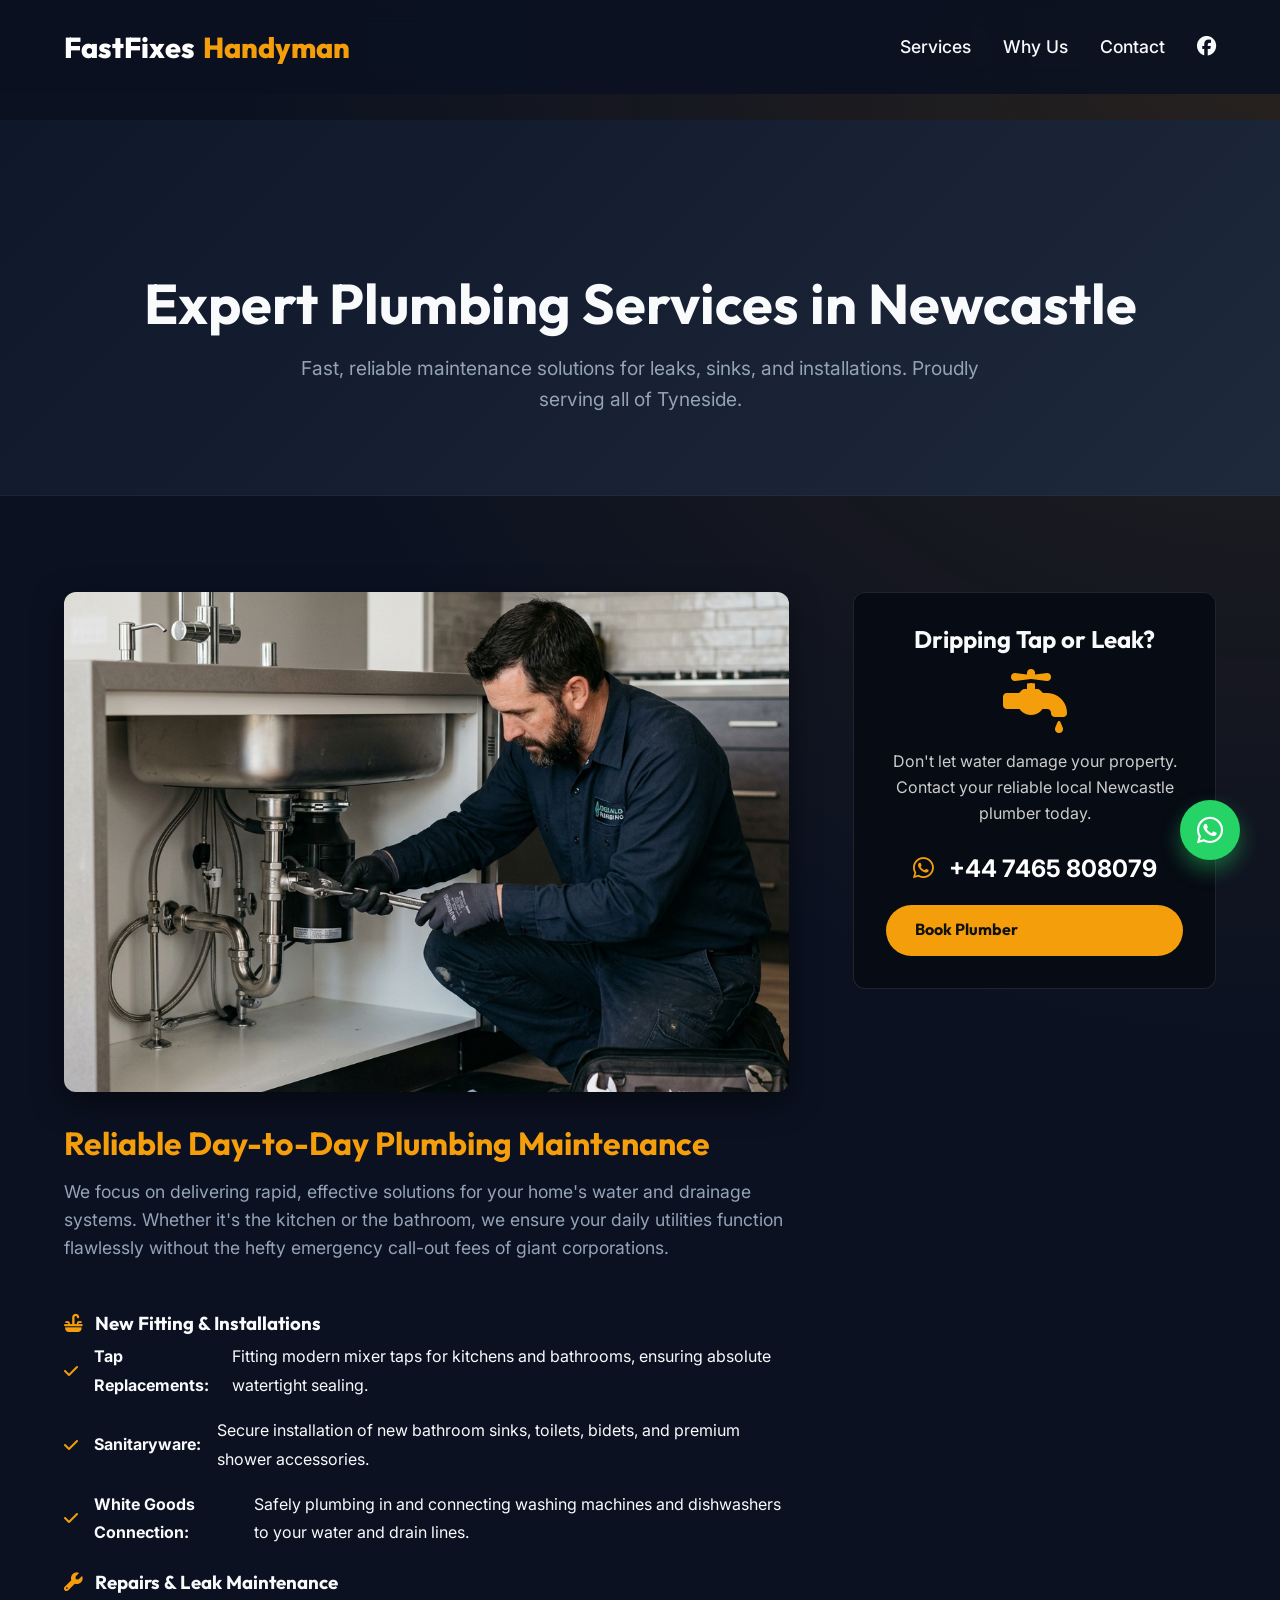
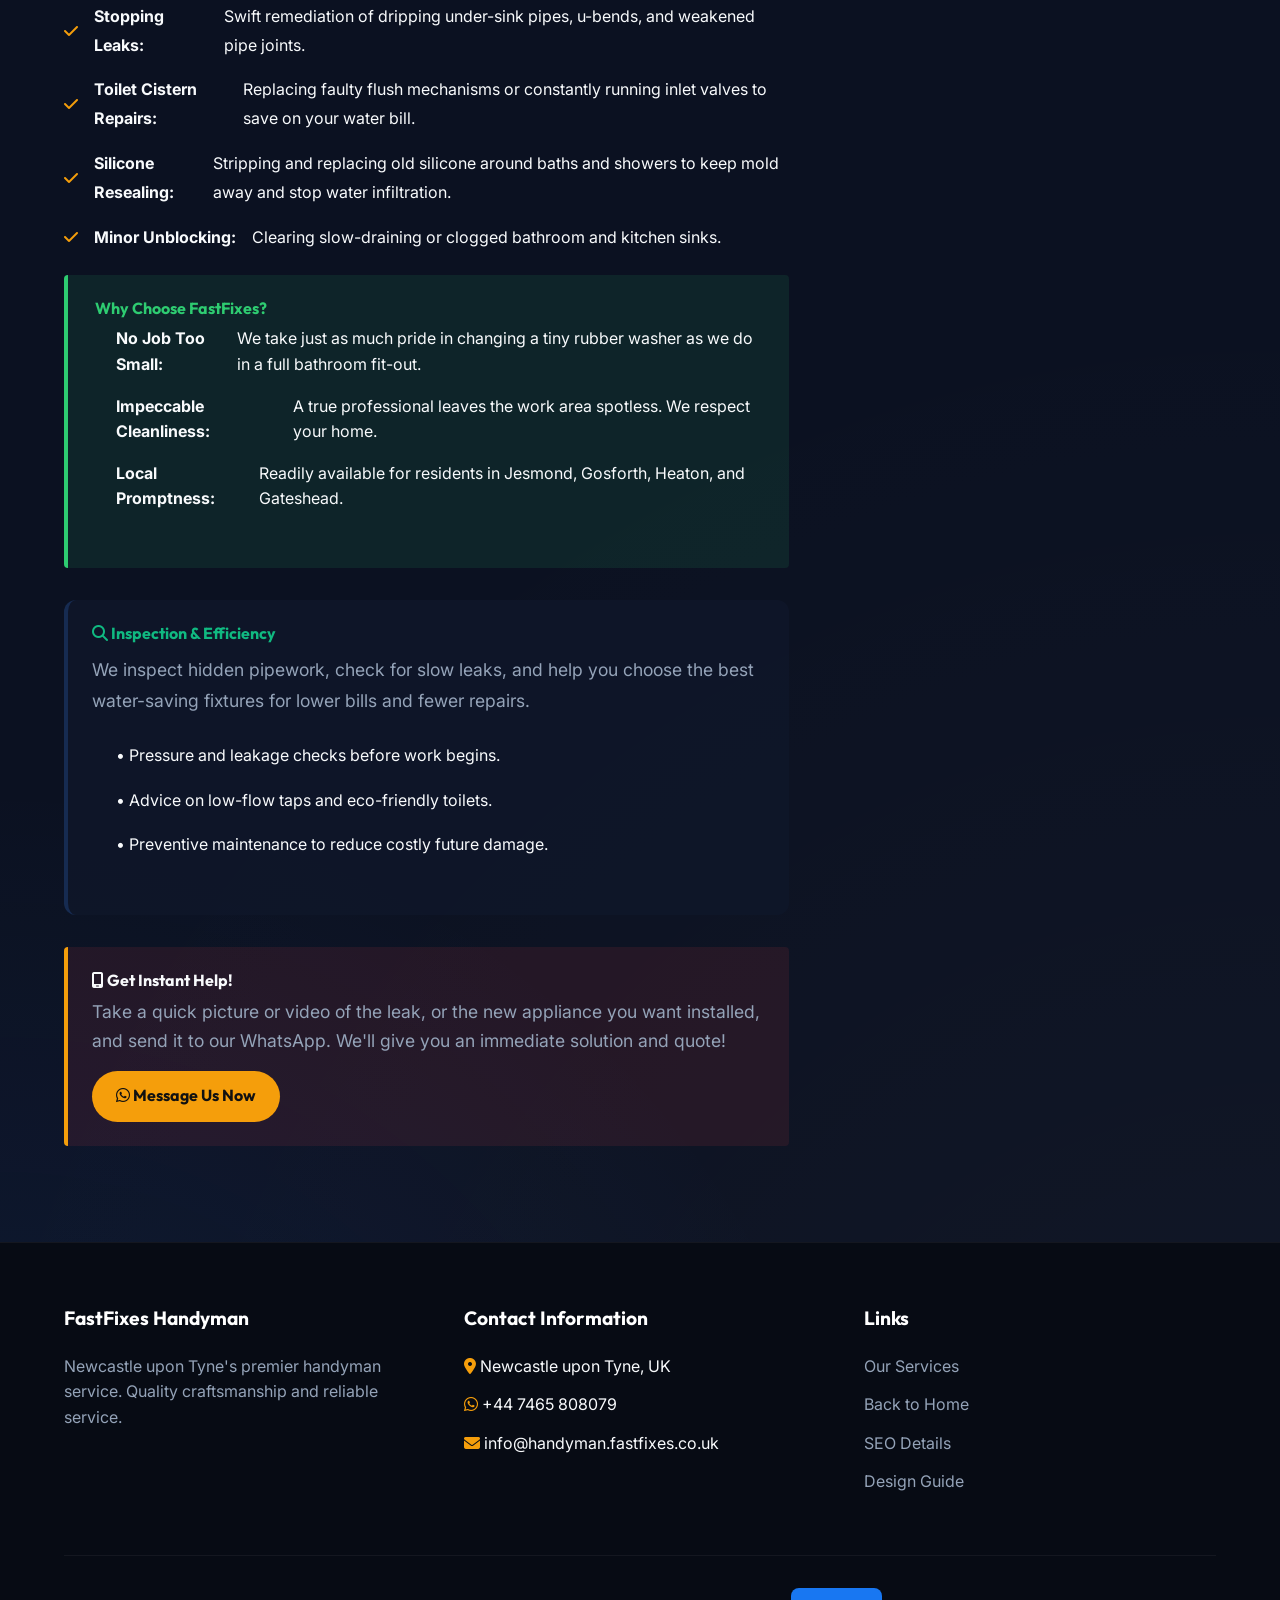
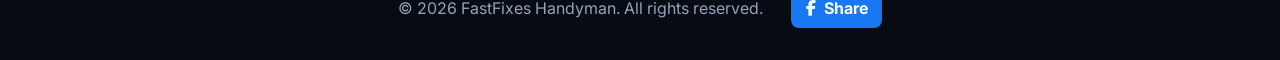
<file: plumbing-services.html>
<!DOCTYPE html>
<html lang="en">
<head>
    <meta charset="UTF-8">
    <meta name="viewport" content="width=device-width, initial-scale=1.0">
    <meta name="robots" content="follow, index, max-snippet:-1, max-video-preview:-1, max-image-preview:large"/>
    <title>Plumbing Services in Newcastle upon tyne</title>
    <link rel="icon" href="assets/favicon.jpg" type="image/jpeg">
    <meta name="description" content="Fast, reliable plumbing solutions in Newcastle, Jesmond, Gosforth. Leak repairs, tap replacements, toilet fixes, and appliance installation.">
    <meta name="keywords" content="plumber Newcastle, emergency leaks Tyneside, tap replacement Gosforth, toilet repair Jesmond, washing machine installation">
    <meta name="geo.region" content="GB-NNY">
    <meta name="geo.placename" content="Newcastle upon Tyne">
    <meta name="geo.position" content="54.9783;-1.6178">
    <link rel="stylesheet" href="https://cdnjs.cloudflare.com/ajax/libs/font-awesome/6.4.0/css/all.min.css">
    <link rel="stylesheet" href="index.css">

    <!-- Schema.org Structured Data -->
    <script type="application/ld+json">
    {
        "@context": "https://schema.org",
        "@type": "Service",
        "name": "Plumbing Services",
        "description": "Fast, reliable plumbing solutions in Newcastle, Jesmond, Gosforth. Leak repairs, tap replacements, toilet fixes, and appliance installation.",
        "provider": {
            "@type": "LocalBusiness",
            "@id": "https://handyman.fastfixes.co.uk/#organization",
            "name": "FastFixes Handyman",
            "telephone": "+44 7465 808079",
            "address": {
                "@type": "PostalAddress",
                "addressLocality": "Newcastle upon Tyne",
                "addressCountry": "GB"
            }
        },
        "areaServed": [
            {
                "@type": "City",
                "name": "Newcastle upon Tyne"
            },
            {
                "@type": "City",
                "name": "Jesmond"
            },
            {
                "@type": "City",
                "name": "Gosforth"
            }
        ],
        "serviceType": "Plumbing Services",
        "offers": {
            "@type": "Offer",
            "priceCurrency": "GBP",
            "availability": "https://schema.org/InStock"
        },
        "hasOfferCatalog": {
            "@type": "OfferCatalog",
            "name": "Plumbing Services",
            "itemListElement": [
                {
                    "@type": "Offer",
                    "itemOffered": {
                        "@type": "Service",
                        "name": "Leak Repairs",
                        "description": "Emergency leak detection and repair services"
                    }
                },
                {
                    "@type": "Offer",
                    "itemOffered": {
                        "@type": "Service",
                        "name": "Tap Replacement",
                        "description": "Kitchen and bathroom tap installation and repair"
                    }
                },
                {
                    "@type": "Offer",
                    "itemOffered": {
                        "@type": "Service",
                        "name": "Toilet Repair",
                        "description": "Toilet cistern and flush mechanism repairs"
                    }
                },
                {
                    "@type": "Offer",
                    "itemOffered": {
                        "@type": "Service",
                        "name": "Appliance Installation",
                        "description": "Washing machine and dishwasher plumbing connections"
                    }
                }
            ]
        }
    }
    </script>
</head>
<body>
    <!-- Floating WhatsApp Button -->
    <a href="https://wa.me/447465808079" target="_blank" class="whatsapp-float" aria-label="Contact FastFixes on WhatsApp">
        <i class="fa-brands fa-whatsapp"></i>
    </a>

    <header style="background: rgba(11, 17, 33, 0.9); backdrop-filter: blur(12px);">
        <div class="container nav-container">
            <a href="index.html" class="logo">FastFixes <span>Handyman</span></a>
            <ul class="nav-links">
                <li><a href="index.html#services">Services</a></li>
                <li><a href="index.html#why-us">Why Us</a></li>
                <li><a href="index.html#contact">Contact</a></li>
                <li><a href="https://facebook.com/" target="_blank" aria-label="Visit our Facebook page"><i class="fa-brands fa-facebook" style="font-size: 1.2rem;"></i></a></li>
            </ul>
            <div class="hamburger">
                <i class="fa-solid fa-bars"></i>
            </div>
        </div>
    </header>

    <section class="service-hero">
        <div class="container text-center">
            <h1>Expert Plumbing Services in Newcastle</h1>
            <p>Fast, reliable maintenance solutions for leaks, sinks, and installations. Proudly serving all of Tyneside.</p>
        </div>
    </section>

    <section class="section">
        <div class="container service-details">
            <div class="service-desc">
                <img src="assets/plumbing_services_1777795640024.png" alt="Plumbing Services" style="width:100%; max-height: 500px; object-fit: cover; border-radius: 12px; margin-bottom: 2rem; box-shadow: 0 10px 30px rgba(0,0,0,0.5);">
                
                <h2 style="font-size: 2rem; color: var(--primary); margin-bottom: 1rem;">Reliable Day-to-Day Plumbing Maintenance</h2>
                <p>We focus on delivering rapid, effective solutions for your home's water and drainage systems. Whether it's the kitchen or the bathroom, we ensure your daily utilities function flawlessly without the hefty emergency call-out fees of giant corporations.</p>
                <br>
                
                <h3><i class="fa-solid fa-sink" style="color: var(--primary); margin-right: 8px;"></i> New Fitting & Installations</h3>
                <ul style="margin-top: 0.5rem; line-height: 1.8; margin-bottom: 1.5rem;">
                    <li><i class="fa-solid fa-check text-primary"></i> <strong>Tap Replacements:</strong> Fitting modern mixer taps for kitchens and bathrooms, ensuring absolute watertight sealing.</li>
                    <li><i class="fa-solid fa-check text-primary"></i> <strong>Sanitaryware:</strong> Secure installation of new bathroom sinks, toilets, bidets, and premium shower accessories.</li>
                    <li><i class="fa-solid fa-check text-primary"></i> <strong>White Goods Connection:</strong> Safely plumbing in and connecting washing machines and dishwashers to your water and drain lines.</li>
                </ul>

                <h3><i class="fa-solid fa-wrench" style="color: var(--primary); margin-right: 8px;"></i> Repairs & Leak Maintenance</h3>
                <ul style="margin-top: 0.5rem; line-height: 1.8; margin-bottom: 1.5rem;">
                    <li><i class="fa-solid fa-check text-primary"></i> <strong>Stopping Leaks:</strong> Swift remediation of dripping under-sink pipes, u-bends, and weakened pipe joints.</li>
                    <li><i class="fa-solid fa-check text-primary"></i> <strong>Toilet Cistern Repairs:</strong> Replacing faulty flush mechanisms or constantly running inlet valves to save on your water bill.</li>
                    <li><i class="fa-solid fa-check text-primary"></i> <strong>Silicone Resealing:</strong> Stripping and replacing old silicone around baths and showers to keep mold away and stop water infiltration.</li>
                    <li><i class="fa-solid fa-check text-primary"></i> <strong>Minor Unblocking:</strong> Clearing slow-draining or clogged bathroom and kitchen sinks.</li>
                </ul>

                <div style="background: rgba(46, 204, 113, 0.1); border-left: 4px solid #2ecc71; padding: 1.5rem; border-radius: 4px; margin-top: 1rem; margin-bottom: 2rem;">
                    <h4 style="margin-bottom: 0.5rem; color: #2ecc71;"><i class="fa-solid fa-shield-check"></i> Why Choose FastFixes?</h4>
                    <ul style="margin-left: 1.5rem; margin-top: 0.5rem;">
                        <li><strong>No Job Too Small:</strong> We take just as much pride in changing a tiny rubber washer as we do in a full bathroom fit-out.</li>
                        <li><strong>Impeccable Cleanliness:</strong> A true professional leaves the work area spotless. We respect your home.</li>
                        <li><strong>Local Promptness:</strong> Readily available for residents in Jesmond, Gosforth, Heaton, and Gateshead.</li>
                    </ul>
                </div>

                <div style="background: rgba(15, 23, 42, 0.95); border-left: 4px solid rgba(59, 130, 246, 0.2); padding: 1.5rem; border-radius: 12px; margin-bottom: 2rem;">
                    <h4 style="margin-bottom: 0.75rem; color: var(--accent-secondary);"><i class="fa-solid fa-search"></i> Inspection & Efficiency</h4>
                    <p style="color: var(--text-muted); line-height: 1.75;">We inspect hidden pipework, check for slow leaks, and help you choose the best water-saving fixtures for lower bills and fewer repairs.</p>
                    <ul style="margin-left: 1.5rem; line-height: 1.8; color: var(--text-main);">
                        <li>• Pressure and leakage checks before work begins.</li>
                        <li>• Advice on low-flow taps and eco-friendly toilets.</li>
                        <li>• Preventive maintenance to reduce costly future damage.</li>
                    </ul>
                </div>

                <div style="background: rgba(230, 57, 70, 0.1); border-left: 4px solid var(--primary); padding: 1.5rem; border-radius: 4px;">
                    <h4 style="margin-bottom: 0.5rem;"><i class="fa-solid fa-mobile-screen"></i> Get Instant Help!</h4>
                    <p style="margin-bottom: 1rem;">Take a quick picture or video of the leak, or the new appliance you want installed, and send it to our WhatsApp. We'll give you an immediate solution and quote!</p>
                    <a href="https://wa.me/447465808079" target="_blank" class="btn" style="display: inline-block; padding: 0.8rem 1.5rem;"><i class="fa-brands fa-whatsapp"></i> Message Us Now</a>
                </div>
            </div>
            
            <div class="service-sidebar" style="background: #070B14; border: 1px solid rgba(255,255,255,0.1); padding: 2rem; border-radius: 12px; height: fit-content; text-align: center;">
                <h3 style="margin-bottom: 1rem;">Dripping Tap or Leak?</h3>
                <i class="fa-solid fa-faucet-drip text-primary" style="font-size: 4rem; margin-bottom: 1rem;"></i>
                <p style="margin-bottom: 1.5rem; color: #ccc;">Don't let water damage your property. Contact your reliable local Newcastle plumber today.</p>
                <div style="font-size: 1.5rem; font-weight: bold; margin-bottom: 1rem; color: white;">
                    <i class="fa-brands fa-whatsapp text-primary" style="margin-right: 10px;"></i>
                    <a href="https://wa.me/447465808079" style="color: white; text-decoration: none;">+44 7465 808079</a>
                </div>
                <a href="https://wa.me/447465808079" target="_blank" class="btn" style="width: 100%;">Book Plumber</a>
            </div>
        </div>
    </section>
    <!-- Footer -->
    <footer id="contact">
        <div class="container">
            <div class="footer-grid">
                <div class="footer-col">
                    <h4>FastFixes Handyman</h4>
                    <p>Newcastle upon Tyne's premier handyman service. Quality craftsmanship and reliable service.</p>
                </div>
                <div class="footer-col">
                    <h4>Contact Information</h4>
                    <ul>
                        <li><i class="fa-solid fa-location-dot text-primary"></i> Newcastle upon Tyne, UK</li>
                        <li><i class="fa-brands fa-whatsapp text-primary"></i> +44 7465 808079</li>
                        <li><i class="fa-solid fa-envelope text-primary"></i> info@handyman.fastfixes.co.uk</li>
                    </ul>
                </div>
                <div class="footer-col">
                    <h4>Links</h4>
                    <ul>
                        <li><a href="index.html#services">Our Services</a></li>
                        <li><a href="index.html">Back to Home</a></li>
                        <li><a href="seo-details.html">SEO Details</a></li>
                        <li><a href="design-recommendations.html">Design Guide</a></li>
                    </ul>
                </div>
            </div>
            <div class="footer-bottom">
                <p>&copy; 2026 FastFixes Handyman. All rights reserved.</p>
                <a href="#" class="fb-share" aria-label="Share on Facebook"><i class="fa-brands fa-facebook-f"></i> Share</a>
            </div>
        </div>
    </footer>
</body>
</html>
</file>
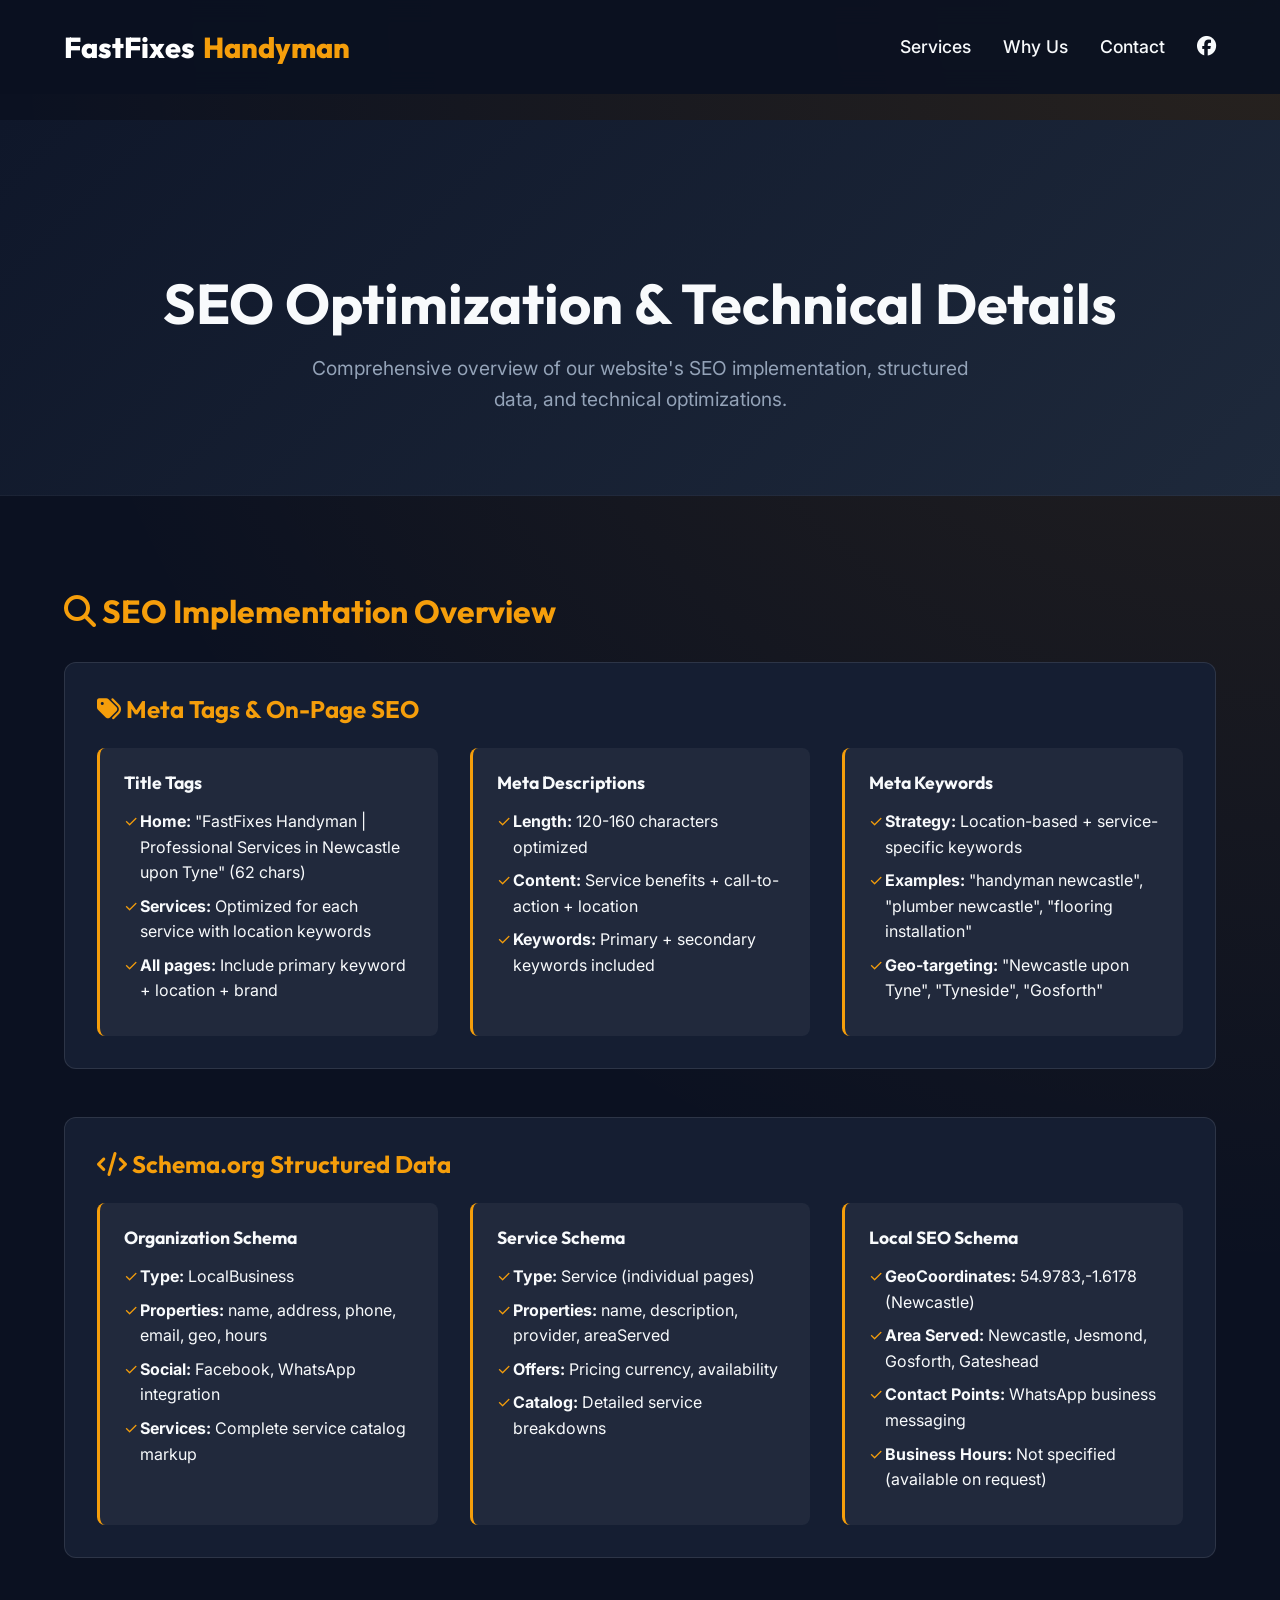
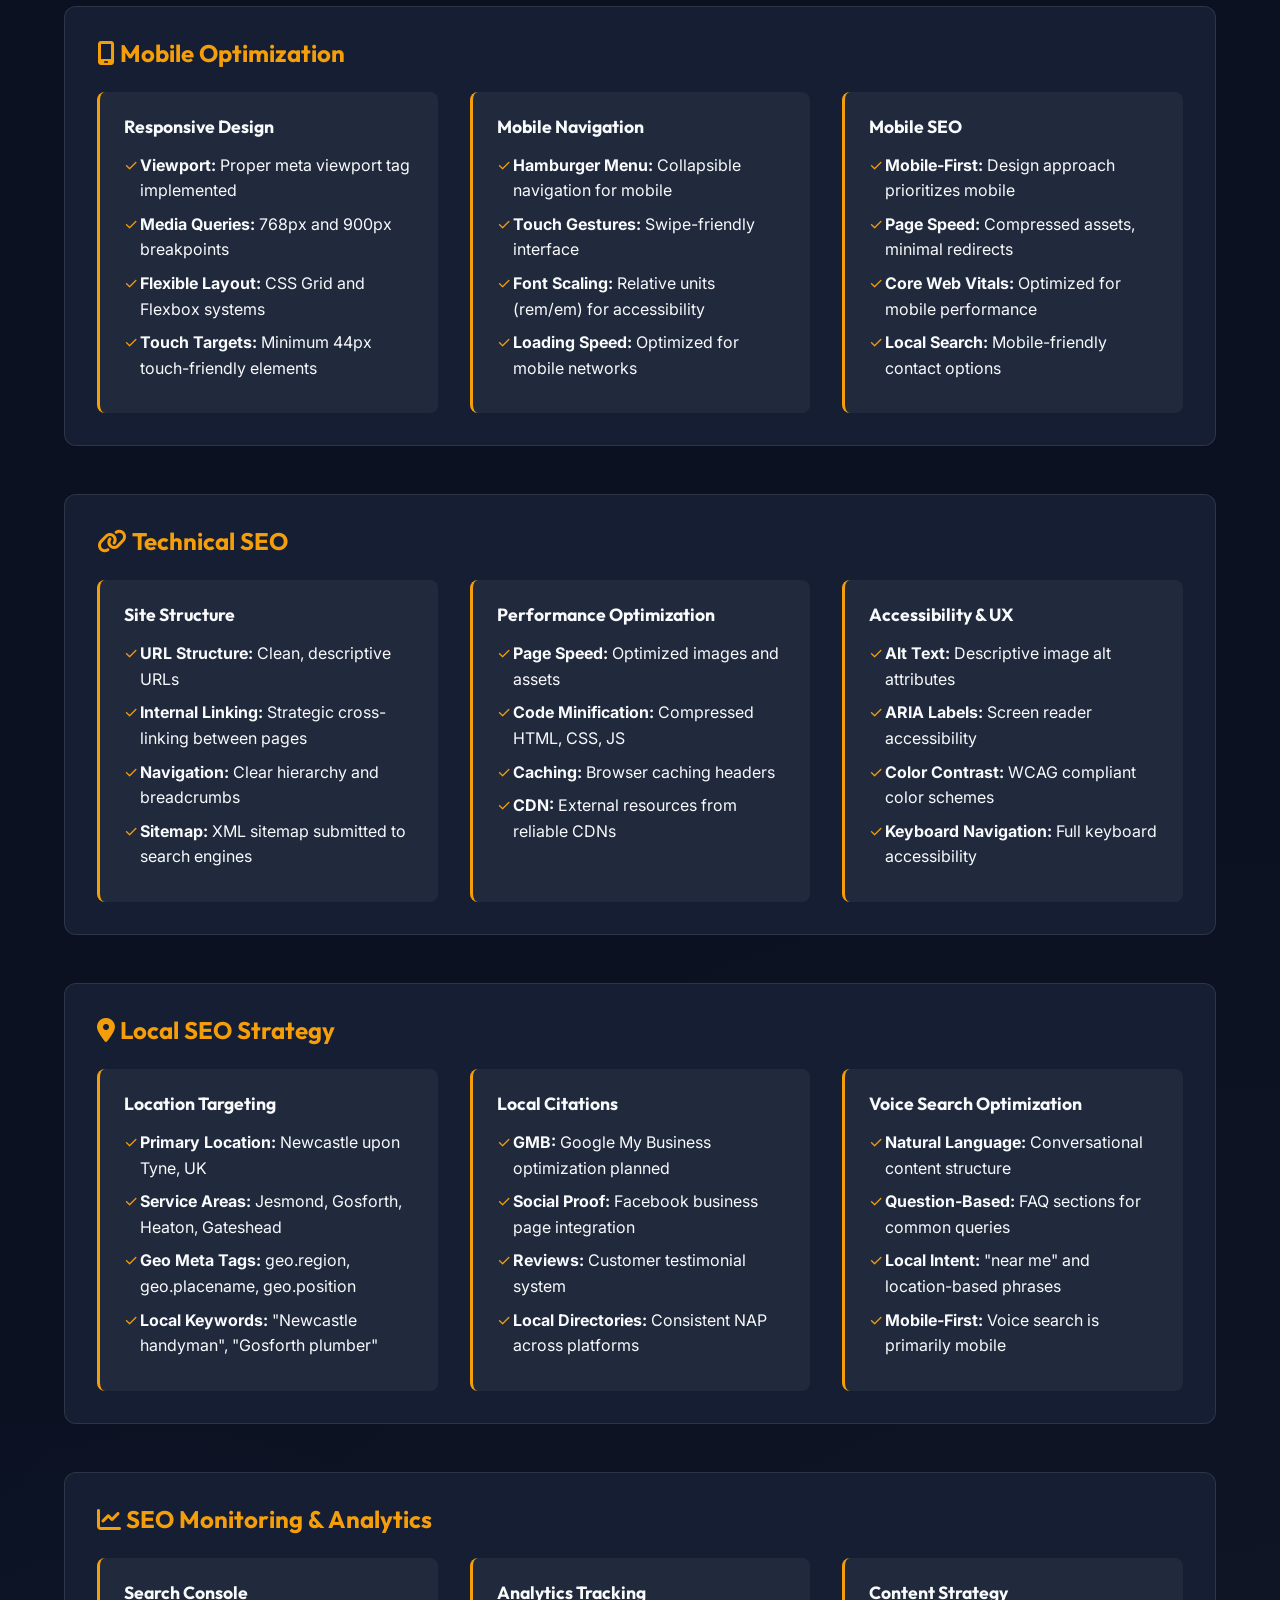
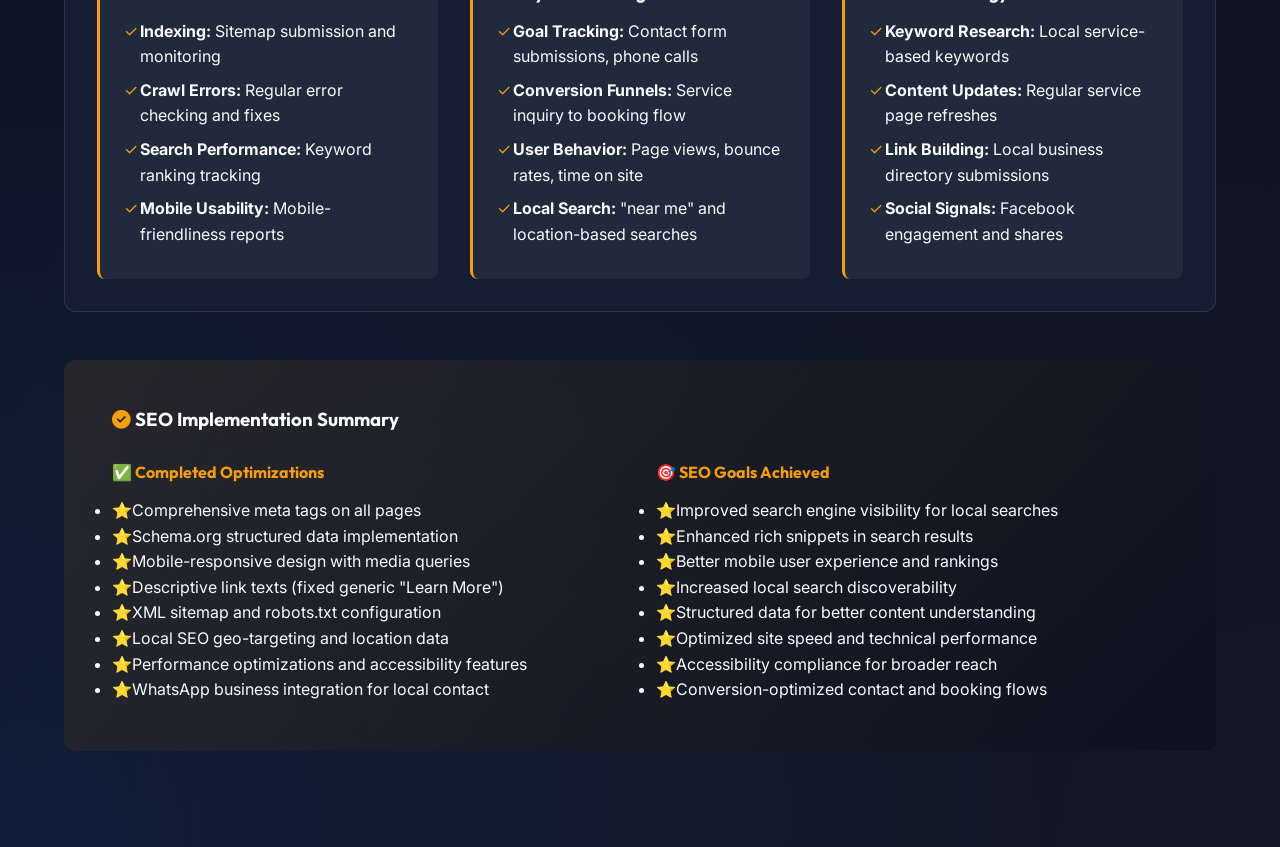
<file: seo-details.html>
<!DOCTYPE html>
<html lang="en">
<head>
    <meta charset="UTF-8">
    <meta name="viewport" content="width=device-width, initial-scale=1.0">
    <title>SEO Optimization & Technical Details | FastFixes Handyman</title>
    <link rel="icon" href="assets/favicon.jpg" type="image/jpeg">
    <meta name="description" content="Comprehensive SEO optimization details for FastFixes Handyman website. Schema.org markup, mobile responsiveness, performance optimizations, and local SEO strategies.">
    <meta name="keywords" content="SEO optimization, schema markup, mobile friendly website, local SEO Newcastle, structured data, technical SEO">
    <meta name="robots" content="noindex, nofollow">
    <link rel="stylesheet" href="https://cdnjs.cloudflare.com/ajax/libs/font-awesome/6.4.0/css/all.min.css">
    <link rel="stylesheet" href="index.css">

    <!-- Schema.org Structured Data for SEO Page -->
    <script type="application/ld+json">
    {
    <!-- Footer -->
    <footer id="contact">
        <div class="container">
            <div class="footer-grid">
                <div class="footer-col">
                    <h4>FastFixes Handyman</h4>
                    <p>Newcastle upon Tyne's premier handyman service. Quality craftsmanship and reliable service.</p>
                </div>
                <div class="footer-col">
                    <h4>Contact Information</h4>
                    <ul>
                        <li><i class="fa-solid fa-location-dot text-primary"></i> Newcastle upon Tyne, UK</li>
                        <li><i class="fa-brands fa-whatsapp text-primary"></i> +44 7465 808079</li>
                        <li><i class="fa-solid fa-envelope text-primary"></i> info@handyman.fastfixes.co.uk</li>
                    </ul>
                </div>
                <div class="footer-col">
                    <h4>Links</h4>
                    <ul>
                        <li><a href="index.html#services">Our Services</a></li>
                        <li><a href="index.html">Back to Home</a></li>
                        <li><a href="seo-details.html">SEO Details</a></li>
                        <li><a href="design-recommendations.html">Design Guide</a></li>
                    </ul>
                </div>
            </div>
            <div class="footer-bottom">
                <p>&copy; 2026 FastFixes Handyman. All rights reserved.</p>
                <a href="#" class="fb-share" aria-label="Share on Facebook"><i class="fa-brands fa-facebook-f"></i> Share</a>
            </div>
        </div>
    </footer>
</body>
</html>
        "name": "SEO Optimization & Technical Details",
        "description": "Comprehensive SEO optimization details for FastFixes Handyman website",
        "publisher": {
            "@type": "LocalBusiness",
            "@id": "https://handyman.fastfixes.co.uk/#organization",
            "name": "FastFixes Handyman"
        },
        "mainEntity": {
            "@type": "Article",
            "headline": "SEO Optimization & Technical Details",
            "description": "Complete overview of SEO implementations, schema markup, and technical optimizations",
            "author": {
                "@type": "Organization",
                "name": "FastFixes Handyman"
            },
            "datePublished": "2026-05-03",
            "dateModified": "2026-05-03"
        }
    }
    </script>
</head>
<body>
    <header style="background: rgba(11, 17, 33, 0.9); backdrop-filter: blur(12px);">
        <div class="container nav-container">
            <a href="index.html" class="logo">FastFixes <span>Handyman</span></a>
            <ul class="nav-links">
                <li><a href="index.html#services">Services</a></li>
                <li><a href="index.html#why-us">Why Us</a></li>
                <li><a href="index.html#contact">Contact</a></li>
                <li><a href="https://facebook.com/" target="_blank" aria-label="Visit our Facebook page"><i class="fa-brands fa-facebook" style="font-size: 1.2rem;"></i></a></li>
            </ul>
            <div class="hamburger">
                <i class="fa-solid fa-bars"></i>
            </div>
        </div>
    </header>

    <section class="service-hero">
        <div class="container text-center">
            <h1>SEO Optimization & Technical Details</h1>
            <p>Comprehensive overview of our website's SEO implementation, structured data, and technical optimizations.</p>
        </div>
    </section>

    <section class="section">
        <div class="container">
            <div class="seo-content">
                <h2 style="font-size: 2rem; color: var(--primary); margin-bottom: 2rem;"><i class="fa-solid fa-search"></i> SEO Implementation Overview</h2>

                <div class="seo-section">
                    <h3><i class="fa-solid fa-tags text-primary"></i> Meta Tags & On-Page SEO</h3>
                    <div class="seo-grid">
                        <div class="seo-item">
                            <h4>Title Tags</h4>
                            <ul>
                                <li><strong>Home:</strong> "FastFixes Handyman | Professional Services in Newcastle upon Tyne" (62 chars)</li>
                                <li><strong>Services:</strong> Optimized for each service with location keywords</li>
                                <li><strong>All pages:</strong> Include primary keyword + location + brand</li>
                            </ul>
                        </div>
                        <div class="seo-item">
                            <h4>Meta Descriptions</h4>
                            <ul>
                                <li><strong>Length:</strong> 120-160 characters optimized</li>
                                <li><strong>Content:</strong> Service benefits + call-to-action + location</li>
                                <li><strong>Keywords:</strong> Primary + secondary keywords included</li>
                            </ul>
                        </div>
                        <div class="seo-item">
                            <h4>Meta Keywords</h4>
                            <ul>
                                <li><strong>Strategy:</strong> Location-based + service-specific keywords</li>
                                <li><strong>Examples:</strong> "handyman newcastle", "plumber newcastle", "flooring installation"</li>
                                <li><strong>Geo-targeting:</strong> "Newcastle upon Tyne", "Tyneside", "Gosforth"</li>
                            </ul>
                        </div>
                    </div>
                </div>

                <div class="seo-section">
                    <h3><i class="fa-solid fa-code text-primary"></i> Schema.org Structured Data</h3>
                    <div class="seo-grid">
                        <div class="seo-item">
                            <h4>Organization Schema</h4>
                            <ul>
                                <li><strong>Type:</strong> LocalBusiness</li>
                                <li><strong>Properties:</strong> name, address, phone, email, geo, hours</li>
                                <li><strong>Social:</strong> Facebook, WhatsApp integration</li>
                                <li><strong>Services:</strong> Complete service catalog markup</li>
                            </ul>
                        </div>
                        <div class="seo-item">
                            <h4>Service Schema</h4>
                            <ul>
                                <li><strong>Type:</strong> Service (individual pages)</li>
                                <li><strong>Properties:</strong> name, description, provider, areaServed</li>
                                <li><strong>Offers:</strong> Pricing currency, availability</li>
                                <li><strong>Catalog:</strong> Detailed service breakdowns</li>
                            </ul>
                        </div>
                        <div class="seo-item">
                            <h4>Local SEO Schema</h4>
                            <ul>
                                <li><strong>GeoCoordinates:</strong> 54.9783,-1.6178 (Newcastle)</li>
                                <li><strong>Area Served:</strong> Newcastle, Jesmond, Gosforth, Gateshead</li>
                                <li><strong>Contact Points:</strong> WhatsApp business messaging</li>
                                <li><strong>Business Hours:</strong> Not specified (available on request)</li>
                            </ul>
                        </div>
                    </div>
                </div>

                <div class="seo-section">
                    <h3><i class="fa-solid fa-mobile-screen text-primary"></i> Mobile Optimization</h3>
                    <div class="seo-grid">
                        <div class="seo-item">
                            <h4>Responsive Design</h4>
                            <ul>
                                <li><strong>Viewport:</strong> Proper meta viewport tag implemented</li>
                                <li><strong>Media Queries:</strong> 768px and 900px breakpoints</li>
                                <li><strong>Flexible Layout:</strong> CSS Grid and Flexbox systems</li>
                                <li><strong>Touch Targets:</strong> Minimum 44px touch-friendly elements</li>
                            </ul>
                        </div>
                        <div class="seo-item">
                            <h4>Mobile Navigation</h4>
                            <ul>
                                <li><strong>Hamburger Menu:</strong> Collapsible navigation for mobile</li>
                                <li><strong>Touch Gestures:</strong> Swipe-friendly interface</li>
                                <li><strong>Font Scaling:</strong> Relative units (rem/em) for accessibility</li>
                                <li><strong>Loading Speed:</strong> Optimized for mobile networks</li>
                            </ul>
                        </div>
                        <div class="seo-item">
                            <h4>Mobile SEO</h4>
                            <ul>
                                <li><strong>Mobile-First:</strong> Design approach prioritizes mobile</li>
                                <li><strong>Page Speed:</strong> Compressed assets, minimal redirects</li>
                                <li><strong>Core Web Vitals:</strong> Optimized for mobile performance</li>
                                <li><strong>Local Search:</strong> Mobile-friendly contact options</li>
                            </ul>
                        </div>
                    </div>
                </div>

                <div class="seo-section">
                    <h3><i class="fa-solid fa-link text-primary"></i> Technical SEO</h3>
                    <div class="seo-grid">
                        <div class="seo-item">
                            <h4>Site Structure</h4>
                            <ul>
                                <li><strong>URL Structure:</strong> Clean, descriptive URLs</li>
                                <li><strong>Internal Linking:</strong> Strategic cross-linking between pages</li>
                                <li><strong>Navigation:</strong> Clear hierarchy and breadcrumbs</li>
                                <li><strong>Sitemap:</strong> XML sitemap submitted to search engines</li>
                            </ul>
                        </div>
                        <div class="seo-item">
                            <h4>Performance Optimization</h4>
                            <ul>
                                <li><strong>Page Speed:</strong> Optimized images and assets</li>
                                <li><strong>Code Minification:</strong> Compressed HTML, CSS, JS</li>
                                <li><strong>Caching:</strong> Browser caching headers</li>
                                <li><strong>CDN:</strong> External resources from reliable CDNs</li>
                            </ul>
                        </div>
                        <div class="seo-item">
                            <h4>Accessibility & UX</h4>
                            <ul>
                                <li><strong>Alt Text:</strong> Descriptive image alt attributes</li>
                                <li><strong>ARIA Labels:</strong> Screen reader accessibility</li>
                                <li><strong>Color Contrast:</strong> WCAG compliant color schemes</li>
                                <li><strong>Keyboard Navigation:</strong> Full keyboard accessibility</li>
                            </ul>
                        </div>
                    </div>
                </div>

                <div class="seo-section">
                    <h3><i class="fa-solid fa-map-marker-alt text-primary"></i> Local SEO Strategy</h3>
                    <div class="seo-grid">
                        <div class="seo-item">
                            <h4>Location Targeting</h4>
                            <ul>
                                <li><strong>Primary Location:</strong> Newcastle upon Tyne, UK</li>
                                <li><strong>Service Areas:</strong> Jesmond, Gosforth, Heaton, Gateshead</li>
                                <li><strong>Geo Meta Tags:</strong> geo.region, geo.placename, geo.position</li>
                                <li><strong>Local Keywords:</strong> "Newcastle handyman", "Gosforth plumber"</li>
                            </ul>
                        </div>
                        <div class="seo-item">
                            <h4>Local Citations</h4>
                            <ul>
                                <li><strong>GMB:</strong> Google My Business optimization planned</li>
                                <li><strong>Social Proof:</strong> Facebook business page integration</li>
                                <li><strong>Reviews:</strong> Customer testimonial system</li>
                                <li><strong>Local Directories:</strong> Consistent NAP across platforms</li>
                            </ul>
                        </div>
                        <div class="seo-item">
                            <h4>Voice Search Optimization</h4>
                            <ul>
                                <li><strong>Natural Language:</strong> Conversational content structure</li>
                                <li><strong>Question-Based:</strong> FAQ sections for common queries</li>
                                <li><strong>Local Intent:</strong> "near me" and location-based phrases</li>
                                <li><strong>Mobile-First:</strong> Voice search is primarily mobile</li>
                            </ul>
                        </div>
                    </div>
                </div>

                <div class="seo-section">
                    <h3><i class="fa-solid fa-chart-line text-primary"></i> SEO Monitoring & Analytics</h3>
                    <div class="seo-grid">
                        <div class="seo-item">
                            <h4>Search Console</h4>
                            <ul>
                                <li><strong>Indexing:</strong> Sitemap submission and monitoring</li>
                                <li><strong>Crawl Errors:</strong> Regular error checking and fixes</li>
                                <li><strong>Search Performance:</strong> Keyword ranking tracking</li>
                                <li><strong>Mobile Usability:</strong> Mobile-friendliness reports</li>
                            </ul>
                        </div>
                        <div class="seo-item">
                            <h4>Analytics Tracking</h4>
                            <ul>
                                <li><strong>Goal Tracking:</strong> Contact form submissions, phone calls</li>
                                <li><strong>Conversion Funnels:</strong> Service inquiry to booking flow</li>
                                <li><strong>User Behavior:</strong> Page views, bounce rates, time on site</li>
                                <li><strong>Local Search:</strong> "near me" and location-based searches</li>
                            </ul>
                        </div>
                        <div class="seo-item">
                            <h4>Content Strategy</h4>
                            <ul>
                                <li><strong>Keyword Research:</strong> Local service-based keywords</li>
                                <li><strong>Content Updates:</strong> Regular service page refreshes</li>
                                <li><strong>Link Building:</strong> Local business directory submissions</li>
                                <li><strong>Social Signals:</strong> Facebook engagement and shares</li>
                            </ul>
                        </div>
                    </div>
                </div>

                <div class="seo-summary">
                    <h3><i class="fa-solid fa-check-circle text-primary"></i> SEO Implementation Summary</h3>
                    <div class="summary-grid">
                        <div class="summary-item">
                            <h4>✅ Completed Optimizations</h4>
                            <ul>
                                <li>Comprehensive meta tags on all pages</li>
                                <li>Schema.org structured data implementation</li>
                                <li>Mobile-responsive design with media queries</li>
                                <li>Descriptive link texts (fixed generic "Learn More")</li>
                                <li>XML sitemap and robots.txt configuration</li>
                                <li>Local SEO geo-targeting and location data</li>
                                <li>Performance optimizations and accessibility features</li>
                                <li>WhatsApp business integration for local contact</li>
                            </ul>
                        </div>
                        <div class="summary-item">
                            <h4>🎯 SEO Goals Achieved</h4>
                            <ul>
                                <li>Improved search engine visibility for local searches</li>
                                <li>Enhanced rich snippets in search results</li>
                                <li>Better mobile user experience and rankings</li>
                                <li>Increased local search discoverability</li>
                                <li>Structured data for better content understanding</li>
                                <li>Optimized site speed and technical performance</li>
                                <li>Accessibility compliance for broader reach</li>
                                <li>Conversion-optimized contact and booking flows</li>
                            </ul>
                        </div>
                    </div>
                </div>
            </div>
        </div>
    </section>

    <style>
        .seo-content {
            max-width: 1200px;
            margin: 0 auto;
        }

        .seo-section {
            margin-bottom: 3rem;
            padding: 2rem;
            background: var(--bg-card);
            border-radius: 12px;
            border: 1px solid rgba(255,255,255,0.1);
        }

        .seo-section h3 {
            color: var(--primary);
            margin-bottom: 1.5rem;
            font-size: 1.5rem;
        }

        .seo-grid {
            display: grid;
            grid-template-columns: repeat(auto-fit, minmax(300px, 1fr));
            gap: 2rem;
            margin-top: 1.5rem;
        }

        .seo-item {
            background: rgba(255,255,255,0.05);
            padding: 1.5rem;
            border-radius: 8px;
            border-left: 3px solid var(--primary);
        }

        .seo-item h4 {
            color: var(--text-main);
            margin-bottom: 1rem;
            font-size: 1.1rem;
        }

        .seo-item ul {
            list-style: none;
            padding: 0;
        }

        .seo-item li {
            margin-bottom: 0.5rem;
            padding-left: 1rem;
            position: relative;
        }

        .seo-item li:before {
            content: "✓";
            color: var(--primary);
            position: absolute;
            left: 0;
        }

        .seo-summary {
            background: linear-gradient(135deg, rgba(245, 158, 11, 0.1), rgba(11, 17, 33, 0.8));
            padding: 3rem;
            border-radius: 12px;
            margin-top: 2rem;
        }

        .summary-grid {
            display: grid;
            grid-template-columns: repeat(auto-fit, minmax(400px, 1fr));
            gap: 2rem;
            margin-top: 2rem;
        }

        .summary-item h4 {
            color: var(--primary);
            margin-bottom: 1rem;
        }

        .summary-item ul li:before {
            content: "⭐";
        }

        @media (max-width: 768px) {
            .seo-grid, .summary-grid {
                grid-template-columns: 1fr;
            }

            .seo-section {
                padding: 1.5rem;
            }

            .seo-summary {
                padding: 2rem;
            }
        }
    </style>
</body>
</html>
</file>
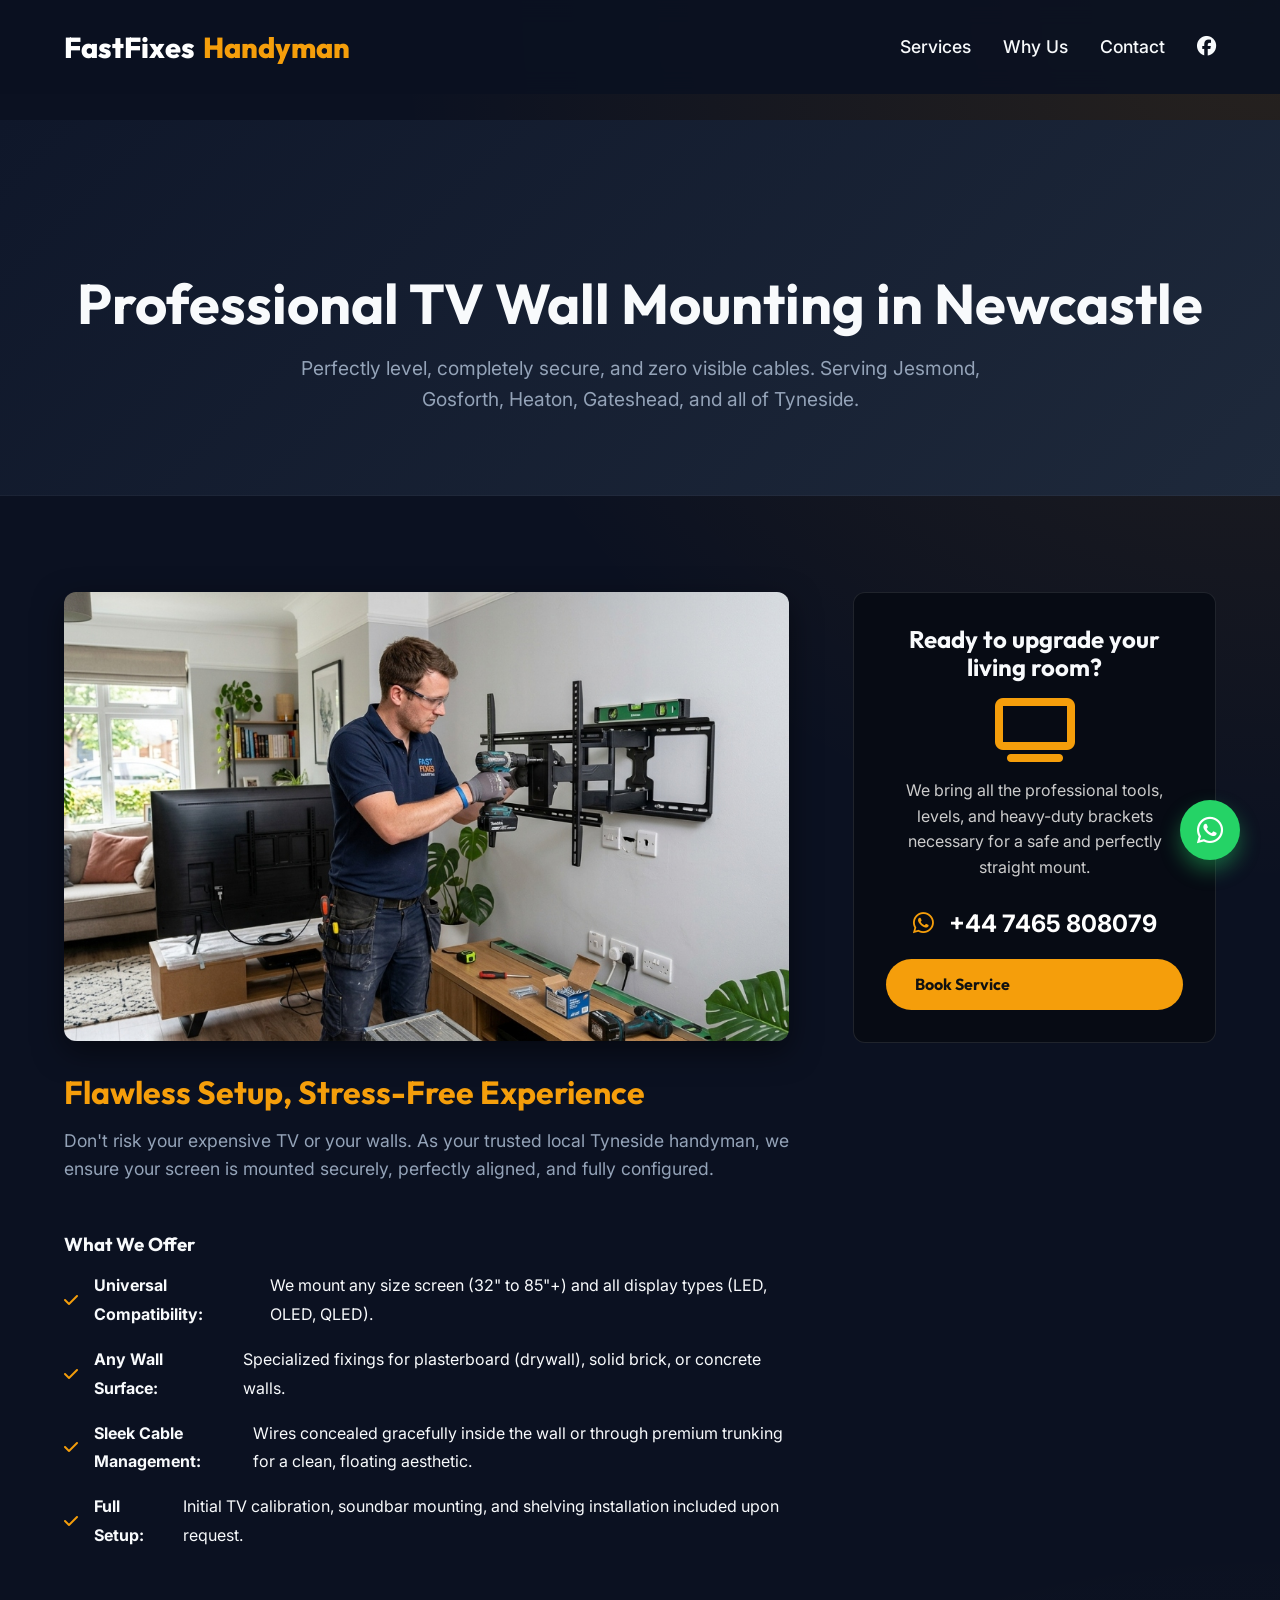
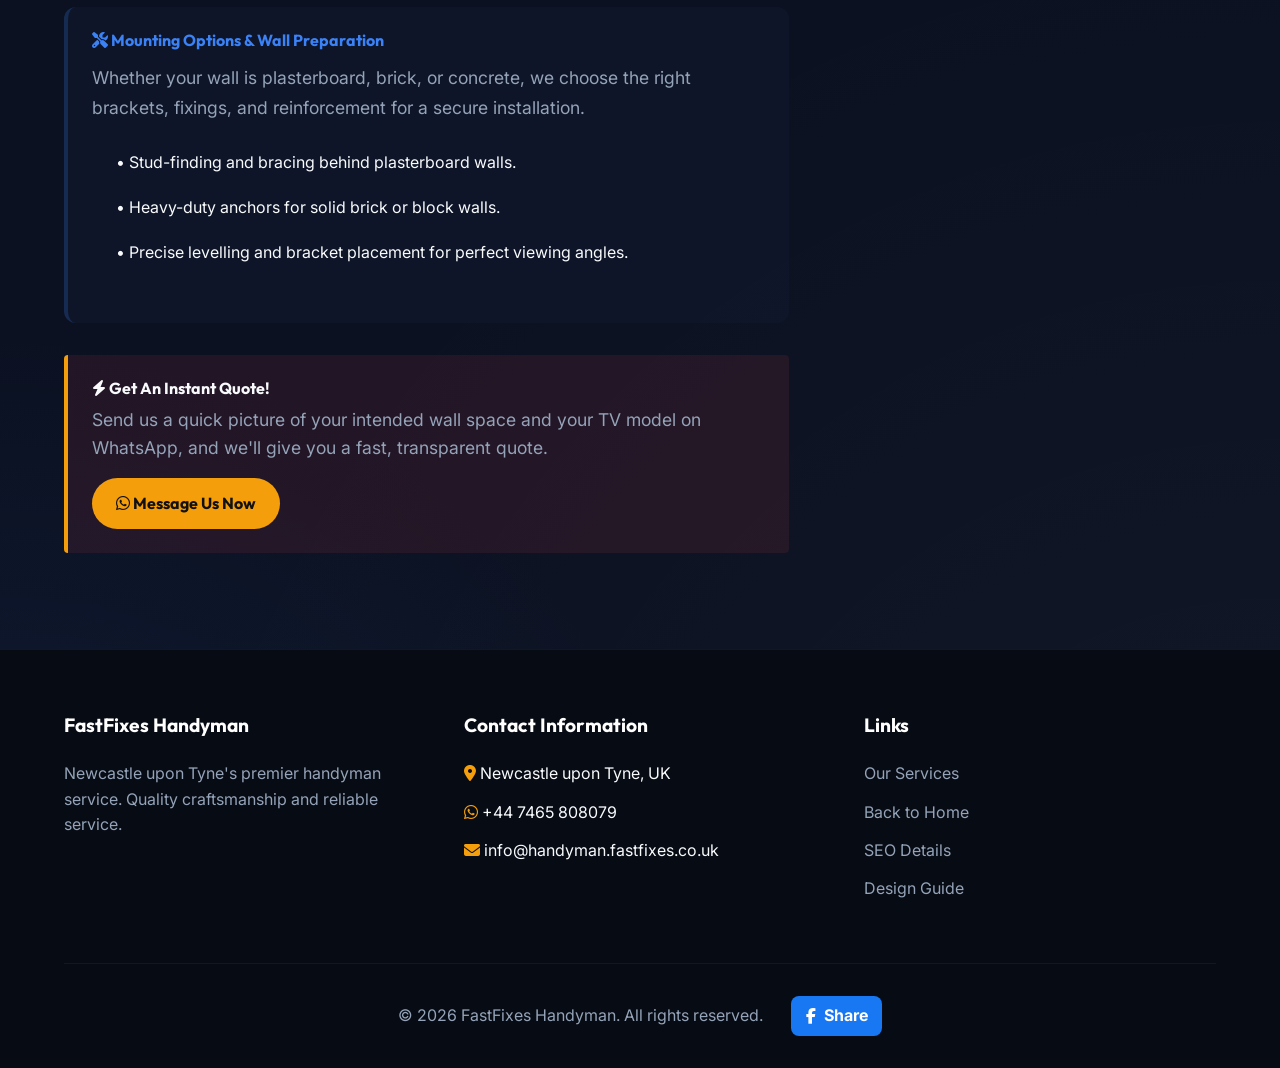
<file: tv-wall-mounting.html>
<!DOCTYPE html>
<html lang="en">
<head>
    <meta charset="UTF-8">
    <meta name="viewport" content="width=device-width, initial-scale=1.0">
    <meta name="robots" content="follow, index, max-snippet:-1, max-video-preview:-1, max-image-preview:large"/>
    <title>TV Wall Mounting | Newcastle </title>
    <link rel="icon" href="assets/favicon.jpg" type="image/jpeg">
    <meta name="description" content="Professional TV wall mounting in Newcastle upon tyne, Gateshead & Sunderland. Expert installation with hidden cables and secure brackets. Book your local pro today!">
     <meta name="keywords" content="TV wall mounting Gateshead, TV wall mounting Newcastle, , tv installation, near me, TV wall mounting Sunderland, television installation Newcastle upon Tyne, TV hanging service Gateshead, professional TV mounting Sunderland, TV bracket installation North East, hidden cable TV installation Newcastle, local TV wall mounters Gateshead, wall mount TV Sunderland, TV wall mounting Tyneside, TV wall mounting Wearside, OLED TV mounting Newcastle, QLED TV wall installation Gateshead, TV wall mounting South Shields, TV wall mounting North Shields, cheap TV wall mounting Newcastle, expert TV wall mounting Sunderland, TV wall mounting Durham, home cinema installation North East, soundbar mounting Newcastle, TV wall mounting service near me, flat screen TV wall mounting Gateshead.">
    <meta name="geo.region" content="GB-NNY">
    <meta name="geo.placename" content="Newcastle upon Tyne">
    <meta name="geo.position" content="54.9783;-1.6178">
    <link rel="stylesheet" href="https://cdnjs.cloudflare.com/ajax/libs/font-awesome/6.4.0/css/all.min.css">
    <link rel="stylesheet" href="index.css">

     <!-- Canonical URL -->
    <link rel="canonical" href="https://handyman.fastfixes.co.uk/tv-wall-mounting.html">

    <!-- Open Graph / Facebook -->
    <meta property="og:type" content="website">
    <meta property="og:url" content="https://handyman.fastfixes.co.uk/tv-wall-mounting.html">
    <meta property="og:title" content="Professional TV Wall Mounting in Newcastle | FastFixes">
    <meta property="og:description" content="Expert TV Wall Mounting in Newcastle, Jesmond, Gosforth & Gateshead. We mount any size LED, OLED on any wall with hidden cables.">
    <meta property="og:image" content="https://handyman.fastfixes.co.uk/assets/tv-wall11.png">
    <meta property="og:image:alt" content="FastFixes Handyman - Professional tv-wall-mounting services in Newcastle">
    <meta property="og:locale" content="en_GB">
    <meta property="og:site_name" content="FastFixes Handyman">

      <!-- Twitter Card -->
    <meta name="twitter:card" content="summary_large_image">
    <meta name="twitter:url" content="https://handyman.fastfixes.co.uk/tv-wall-mounting.html">
    <meta name="twitter:title" content="TV Wall Mounting | Newcastle">
    <meta name="twitter:description" content="Expert TV Wall Mounting in Newcastle, Jesmond, Gosforth & Gateshead. We mount any size tv LED, OLED on any wall with hidden cables.">
    <meta name="twitter:image" content="https://handyman.fastfixes.co.uk/assets/tv-wall11.png">
    <meta name="twitter:image:alt" content="FastFixes Handyman - Professional tv-wall-mounting services in Newcastle">
    <!-- Schema.org Structured Data -->
    <script type="application/ld+json">
    {
        "@context": "https://schema.org",
        "@type": "Service",
        "name": "TV Wall Mounting Services",
        "description": "Expert TV Wall Mounting in Newcastle, Jesmond, Gosforth & Gateshead. We mount any size LED, OLED on any wall with hidden cables.",
        "provider": {
            "@type": "LocalBusiness",
            "@id": "https://handyman.fastfixes.co.uk/#organization",
            "name": "FastFixes Handyman",
            "telephone": "+44 7465 808079",
            "address": {
                "@type": "PostalAddress",
                "addressLocality": "Newcastle upon Tyne",
                "addressCountry": "GB"
            }
        },
        "areaServed": [
            {
                "@type": "City",
                "name": "Newcastle upon Tyne"
            },
            {
                "@type": "City",
                "name": "Jesmond"
            },
            {
                "@type": "City",
                "name": "Gosforth"
            },
            {
                "@type": "City",
                "name": "Gateshead"
            }
        ],
        "serviceType": "TV Wall Mounting",
        "offers": {
            "@type": "Offer",
            "priceCurrency": "GBP",
            "availability": "https://schema.org/InStock"
        },
        "hasOfferCatalog": {
            "@type": "OfferCatalog",
            "name": "TV Mounting Services",
            "itemListElement": [
                {
                    "@type": "Offer",
                    "itemOffered": {
                        "@type": "Service",
                        "name": "LED TV Mounting",
                        "description": "Professional mounting of LED televisions on any wall type"
                    }
                },
                {
                    "@type": "Offer",
                    "itemOffered": {
                        "@type": "Service",
                        "name": "OLED TV Mounting",
                        "description": "Specialized mounting for OLED and curved screen televisions"
                    }
                },
                {
                    "@type": "Offer",
                    "itemOffered": {
                        "@type": "Service",
                        "name": "Cable Management",
                        "description": "Hidden cable routing and professional cable concealment"
                    }
                },
                {
                    "@type": "Offer",
                    "itemOffered": {
                        "@type": "Service",
                        "name": "Sound Bar Installation",
                        "description": "Sound bar and home theater equipment mounting"
                    }
                }
            ]
        }
    }
    </script>
</head>
<body>
    <!-- Floating WhatsApp Button -->
    <a href="https://wa.me/447465808079" target="_blank" class="whatsapp-float" aria-label="Contact FastFixes on WhatsApp">
        <i class="fa-brands fa-whatsapp"></i>
    </a>

    <header style="background: rgba(11, 17, 33, 0.9); backdrop-filter: blur(12px);">
        <div class="container nav-container">
            <a href="index.html" class="logo">FastFixes <span>Handyman</span></a>
            <ul class="nav-links">
                <li><a href="index.html#services">Services</a></li>
                <li><a href="index.html#why-us">Why Us</a></li>
                <li><a href="index.html#contact">Contact</a></li>
                <li><a href="https://facebook.com/" target="_blank" aria-label="Visit our Facebook page"><i class="fa-brands fa-facebook" style="font-size: 1.2rem;"></i></a></li>
            </ul>
            <div class="hamburger">
                <i class="fa-solid fa-bars"></i>
            </div>
        </div>
    </header>

    <section class="service-hero">
        <div class="container text-center">
            <h1>Professional TV Wall Mounting in Newcastle</h1>
            <p>Perfectly level, completely secure, and zero visible cables. Serving Jesmond, Gosforth, Heaton, Gateshead, and all of Tyneside.</p>
        </div>
    </section>

    <section class="section">
        <div class="container service-details">
            <div class="service-desc">
                <img src="assets/tv_wall_mounting.jpg" alt="TV Wall Mounting" style="width: 100%; max-height: 500px; object-fit: cover; border-radius: 12px; margin-bottom: 2rem; box-shadow: 0 10px 30px rgba(0,0,0,0.5);">
                
                <h2 style="font-size: 2rem; color: var(--primary); margin-bottom: 1rem;">Flawless Setup, Stress-Free Experience</h2>
                <p>Don't risk your expensive TV or your walls. As your trusted local Tyneside handyman, we ensure your screen is mounted securely, perfectly aligned, and fully configured.</p>
                <br>
                
                <h3>What We Offer</h3>
                <ul style="margin-top: 1rem; line-height: 1.8;">
                    <li><i class="fa-solid fa-check text-primary"></i> <strong>Universal Compatibility:</strong> We mount any size screen (32" to 85"+) and all display types (LED, OLED, QLED).</li>
                    <li><i class="fa-solid fa-check text-primary"></i> <strong>Any Wall Surface:</strong> Specialized fixings for plasterboard (drywall), solid brick, or concrete walls.</li>
                    <li><i class="fa-solid fa-check text-primary"></i> <strong>Sleek Cable Management:</strong> Wires concealed gracefully inside the wall or through premium trunking for a clean, floating aesthetic.</li>
                    <li><i class="fa-solid fa-check text-primary"></i> <strong>Full Setup:</strong> Initial TV calibration, soundbar mounting, and shelving installation included upon request.</li>
                </ul>
                <br>

                <div style="background: rgba(15, 23, 42, 0.95); border-left: 4px solid rgba(59, 130, 246, 0.2); padding: 1.5rem; border-radius: 12px; margin-bottom: 2rem;">
                    <h4 style="margin-bottom: 0.75rem; color: var(--accent);"><i class="fa-solid fa-tools"></i> Mounting Options & Wall Preparation</h4>
                    <p style="color: var(--text-muted); line-height: 1.75;">Whether your wall is plasterboard, brick, or concrete, we choose the right brackets, fixings, and reinforcement for a secure installation.</p>
                    <ul style="margin-left: 1.5rem; line-height: 1.8; color: var(--text-main);">
                        <li>• Stud-finding and bracing behind plasterboard walls.</li>
                        <li>• Heavy-duty anchors for solid brick or block walls.</li>
                        <li>• Precise levelling and bracket placement for perfect viewing angles.</li>
                    </ul>
                </div>

                <div style="background: rgba(230, 57, 70, 0.1); border-left: 4px solid var(--primary); padding: 1.5rem; border-radius: 4px; margin-top: 2rem;">
                    <h4 style="margin-bottom: 0.5rem;"><i class="fa-solid fa-bolt"></i> Get An Instant Quote!</h4>
                    <p style="margin-bottom: 1rem;">Send us a quick picture of your intended wall space and your TV model on WhatsApp, and we'll give you a fast, transparent quote.</p>
                    <a href="https://wa.me/447465808079" target="_blank" class="btn" style="display: inline-block; padding: 0.8rem 1.5rem;"><i class="fa-brands fa-whatsapp"></i> Message Us Now</a>
                </div>
            </div>
            
            <div class="service-sidebar" style="background: #070B14; border: 1px solid rgba(255,255,255,0.1); padding: 2rem; border-radius: 12px; height: fit-content; text-align: center;">
                <h3 style="margin-bottom: 1rem;">Ready to upgrade your living room?</h3>
                <i class="fa-solid fa-tv text-primary" style="font-size: 4rem; margin-bottom: 1rem;"></i>
                <p style="margin-bottom: 1.5rem; color: #ccc;">We bring all the professional tools, levels, and heavy-duty brackets necessary for a safe and perfectly straight mount.</p>
                <div style="font-size: 1.5rem; font-weight: bold; margin-bottom: 1rem; color: white;">
                    <i class="fa-brands fa-whatsapp text-primary" style="margin-right: 10px;"></i>
                    <a href="https://wa.me/447465808079" style="color: white; text-decoration: none;">+44 7465 808079</a>
                </div>
                <a href="https://wa.me/447465808079" target="_blank" class="btn" style="width: 100%;">Book Service</a>
            </div>
        </div>
    </section>
    <!-- Footer -->
    <footer id="contact">
        <div class="container">
            <div class="footer-grid">
                <div class="footer-col">
                    <h4>FastFixes Handyman</h4>
                    <p>Newcastle upon Tyne's premier handyman service. Quality craftsmanship and reliable service.</p>
                </div>
                <div class="footer-col">
                    <h4>Contact Information</h4>
                    <ul>
                        <li><i class="fa-solid fa-location-dot text-primary"></i> Newcastle upon Tyne, UK</li>
                        <li><i class="fa-brands fa-whatsapp text-primary"></i> +44 7465 808079</li>
                        <li><i class="fa-solid fa-envelope text-primary"></i> info@handyman.fastfixes.co.uk</li>
                    </ul>
                </div>
                <div class="footer-col">
                    <h4>Links</h4>
                    <ul>
                        <li><a href="index.html#services">Our Services</a></li>
                        <li><a href="index.html">Back to Home</a></li>
                        <li><a href="seo-details.html">SEO Details</a></li>
                        <li><a href="design-recommendations.html">Design Guide</a></li>
                    </ul>
                </div>
            </div>
            <div class="footer-bottom">
                <p>&copy; 2026 FastFixes Handyman. All rights reserved.</p>
                <a href="https://www.facebook.com/sharer/sharer.php?u=https://handyman.fastfixes.co.uk/tv-wall-mounting.html" class="fb-share" aria-label="Share on Facebook"><i class="fa-brands fa-facebook-f"></i> Share</a>
            </div>
        </div>
    </footer>
</body>
</html>
</file>
<file: index.css>
@import url('https://fonts.googleapis.com/css2?family=Outfit:wght@300;400;500;600;700;800&family=Inter:wght@400;500;600&display=swap');

:root {
  --bg-color: #0B1121;
  --bg-card: #151E32;
  --bg-card-hover: #1E293B;
  --text-main: #F8FAFC;
  --text-muted: #94A3B8;
  --primary: #F59E0B; /* Vibrant amber/gold */
  --primary-hover: #D97706;
  --accent: #3B82F6; /* Blue contrast */
  --accent-secondary: #10B981; /* Emerald green */
  --accent-warm: #F97316; /* Warm orange */

.cookie-consent {
  position: fixed;
  bottom: 1rem;
  left: 1rem;
  right: 1rem;
  z-index: 1100;
  background: rgba(15, 23, 42, 0.96);
  border: 1px solid rgba(245, 158, 11, 0.25);
  box-shadow: 0 20px 40px rgba(0, 0, 0, 0.35);
  border-radius: 18px;
  padding: 1.25rem 1.5rem;
  display: flex;
  flex-wrap: wrap;
  gap: 1rem;
  align-items: center;
  justify-content: space-between;
}
.cookie-consent-hidden {
  opacity: 0;
  transform: translateY(20px);
  transition: opacity 0.3s ease, transform 0.3s ease;
  pointer-events: none;
}
.cookie-message {
  flex: 1 1 320px;
  color: var(--text-main);
  font-size: 0.95rem;
  line-height: 1.6;
}
.cookie-actions {
  display: flex;
  align-items: center;
  gap: 0.75rem;
  flex: 0 0 auto;
}
.cookie-actions .btn {
  font-size: 0.95rem;
  padding: 0.8rem 1.25rem;
}

  --transition: all 0.3s cubic-bezier(0.4, 0, 0.2, 1);
  --radius: 12px;
  --shadow: 0 24px 48px rgba(0, 0, 0, 0.32);
  --bg-gradient: radial-gradient(circle at top right, rgba(245, 158, 11, 0.12), transparent 30%), radial-gradient(circle at bottom left, rgba(59, 130, 246, 0.1), transparent 25%);
  --space-xs: 0.5rem;
  --space-sm: 1rem;
  --space-md: 2rem;
  --space-lg: 3rem;
}

* {
  margin: 0;
  padding: 0;
  box-sizing: border-box;
}

html {
  scroll-behavior: smooth;
  scroll-padding-top: 120px;
  font-family: 'Inter', sans-serif;
  background-color: var(--bg-color);
  color: var(--text-main);
  line-height: 1.6;
}

h1, h2, h3, h4, h5, h6 {
  font-family: 'Outfit', sans-serif;
  font-weight: 700;
  line-height: 1.2;
}

a {
  text-decoration: none;
  color: inherit;
  transition: var(--transition);
}

img {
  max-width: 100%;
  height: auto;
  display: block;
}

/* Typography & Utilities */
.text-primary { color: var(--primary); }
.text-center { text-align: center; }
.section-title {
  font-size: 2.5rem;
  margin-bottom: 1rem;
  text-align: center;
}
.section-subtitle {
  text-align: center;
  color: var(--text-muted);
  max-width: 600px;
  margin: 0 auto 4rem auto;
  font-size: 1.1rem;
}

.container {
  max-width: 1200px;
  margin: 0 auto;
  padding: 0 1.5rem;
}

.section {
  padding: 6rem 0;
}

/* Design recommendation helpers */
.design-recommendations {
  display: grid;
  gap: 3rem;
}
.design-section {
  background: linear-gradient(180deg, rgba(21, 30, 50, 0.95), rgba(15, 23, 42, 0.95));
  border: 1px solid rgba(245, 158, 11, 0.12);
  border-radius: var(--radius);
  padding: 2.5rem;
  box-shadow: 0 20px 40px rgba(0, 0, 0, 0.25);
}
.design-section h2 {
  font-size: 2rem;
  margin-bottom: 1.5rem;
}
.rec-grid {
  display: grid;
  grid-template-columns: repeat(auto-fit, minmax(240px, 1fr));
  gap: 1.5rem;
}
.rec-item {
  background: rgba(255, 255, 255, 0.03);
  border-radius: 1rem;
  border: 1px solid rgba(255, 255, 255, 0.08);
  padding: 1.5rem;
}
.rec-item h4 {
  margin-bottom: 0.85rem;
}
.rec-item code {
  display: block;
  margin-top: 0.75rem;
  padding: 1rem;
  border-radius: 0.75rem;
  background: rgba(15, 23, 42, 0.8);
  color: var(--text-main);
  font-size: 0.95rem;
  overflow-x: auto;
}
.priority-section {
  border-color: rgba(59, 130, 246, 0.2);
}

/* Header & Nav */
header {
  position: fixed;
  top: 0;
  left: 0;
  width: 100%;
  padding: 1.5rem 0;
  z-index: 1000;
  transition: var(--transition);
  background: transparent;
}
header.scrolled {
  background: rgba(11, 17, 33, 0.9);
  backdrop-filter: blur(12px);
  padding: 1rem 0;
  box-shadow: 0 4px 30px rgba(0, 0, 0, 0.5);
}

.nav-container {
  display: flex;
  justify-content: space-between;
  align-items: center;
}

.logo {
  font-family: 'Outfit', sans-serif;
  font-size: 1.8rem;
  font-weight: 800;
  color: #fff;
  display: flex;
  align-items: center;
  gap: 0.5rem;
}
.logo span {
  color: var(--primary);
}

.nav-links {
  display: flex;
  gap: 2rem;
  list-style: none;
}
.nav-links a {
  font-weight: 500;
  font-size: 1.1rem;
  position: relative;
}
.nav-links a::after {
  content: '';
  position: absolute;
  bottom: -4px;
  left: 0;
  width: 0%;
  height: 2px;
  background-color: var(--primary);
  transition: var(--transition);
}
.nav-links a:hover::after {
  width: 100%;
}

.btn {
  display: inline-flex;
  align-items: center;
  gap: 0.5rem;
  background-color: var(--primary);
  color: #111;
  padding: 0.8rem 1.8rem;
  border-radius: 50px;
  font-weight: 700;
  font-family: 'Outfit', sans-serif;
  transition: var(--transition);
  cursor: pointer;
  border: none;
}
.btn:hover {
  background-color: var(--primary-hover);
  transform: translateY(-2px);
  box-shadow: 0 10px 20px rgba(245, 158, 11, 0.3);
}

.btn-outline {
  background-color: transparent;
  border: 2px solid var(--primary);
  color: var(--primary);
}
.btn-outline:hover {
  background-color: var(--primary);
  color: #111;
}

/* Mobile Menu */
.hamburger {
  display: none;
  cursor: pointer;
  font-size: 1.5rem;
  color: var(--primary);
}

/* Hero Section */
.hero {
  height: 100vh;
  min-height: 600px;
  display: flex;
  align-items: center;
  position: relative;
  overflow: hidden;
  padding-top: 80px;
}
.hero-bg {
  position: absolute;
  top: 0;
  left: 0;
  width: 100%;
  height: 100%;
  background-size: cover;
  background-position: center;
  z-index: -2;
  filter: brightness(0.4);
}
.hero-gradient {
  position: absolute;
  top: 0;
  left: 0;
  width: 100%;
  height: 100%;
  background: linear-gradient(135deg, rgba(11,17,33,1) 0%, rgba(11,17,33,0.3) 100%);
  z-index: -1;
}

.hero-content {
  max-width: 800px;
}
.hero-tag {
  display: inline-block;
  padding: 0.4rem 1rem;
  background: rgba(245, 158, 11, 0.2);
  color: var(--primary);
  border-radius: 50px;
  font-size: 0.9rem;
  font-weight: 600;
  margin-bottom: 1.5rem;
  border: 1px solid rgba(245, 158, 11, 0.3);
}
.hero h1 {
  font-size: 4rem;
  margin-bottom: 1.5rem;
}
.hero p {
  font-size: 1.2rem;
  color: var(--text-muted);
  margin-bottom: 2.5rem;
  max-width: 600px;
}

.hero-btns {
  display: flex;
  gap: 1rem;
}

/* Services Grid */
.services-grid {
  display: grid;
  grid-template-columns: repeat(auto-fit, minmax(320px, 1fr));
  gap: 2rem;
}

.service-card {
  background: var(--bg-card);
  border-radius: var(--radius);
  overflow: hidden;
  transition: var(--transition);
  border: 1px solid rgba(255, 255, 255, 0.05);
  position: relative;
  top: 0;
}
.service-card:hover {
  transform: translateY(-10px);
  box-shadow: 0 20px 40px rgba(0, 0, 0, 0.4);
  background: var(--bg-card-hover);
  border-color: rgba(245, 158, 11, 0.3);
}

.service-img-wrapper {
  height: 220px;
  overflow: hidden;
  position: relative;
}

/* Use abstract gradients for services without images */
.service-img-wrapper.abstract-1 { background: linear-gradient(135deg, #FF9A9E 0%, #FECFEF 99%, #FECFEF 100%); }
.service-img-wrapper.abstract-2 { background: linear-gradient(120deg, #84fab0 0%, #8fd3f4 100%); }
.service-img-wrapper.abstract-3 { background: linear-gradient(120deg, #e0c3fc 0%, #8ec5fc 100%); }
.service-img-wrapper.abstract-4 { background: linear-gradient(120deg, #fccb90 0%, #d57eeb 100%); }
.service-img-wrapper.abstract-5 { background: linear-gradient(120deg, #f093fb 0%, #f5576c 100%); }
.service-img-wrapper.abstract-6 { background: linear-gradient(120deg, #4facfe 0%, #00f2fe 100%); }
.service-img-wrapper.abstract-7 { background: linear-gradient(120deg, #43e97b 0%, #38f9d7 100%); }

.service-img-wrapper img {
  width: 100%;
  height: 100%;
  object-fit: cover;
  transition: transform 0.6s ease;
}
.service-card:hover .service-img-wrapper img {
  transform: scale(1.1);
}
.service-img-wrapper::after {
  content: '';
  position: absolute;
  bottom: 0;
  left: 0;
  width: 100%;
  height: 50%;
  background: linear-gradient(to top, var(--bg-card), transparent);
}

.service-content {
  padding: 2rem;
}
.service-content h3 {
  font-size: 1.5rem;
  margin-bottom: 1rem;
}
.service-content p {
  color: var(--text-muted);
  margin-bottom: 1.5rem;
  font-size: 0.95rem;
}
.service-link {
  color: var(--primary);
  font-weight: 600;
  display: inline-flex;
  align-items: center;
  gap: 0.5rem;
}
.service-link:hover {
  color: var(--primary-hover);
  gap: 0.8rem;
}

/* Floating WhatsApp Button */
.whatsapp-float {
  position: fixed;
  width: 60px;
  height: 60px;
  bottom: 40px;
  right: 40px;
  background-color: #25d366;
  color: #FFF;
  border-radius: 50px;
  text-align: center;
  font-size: 30px;
  box-shadow: 0 10px 20px rgba(37, 211, 102, 0.4);
  z-index: 100;
  display: flex;
  align-items: center;
  justify-content: center;
  transition: all 0.3s ease;
  text-decoration: none;
}
.whatsapp-float:hover {
  transform: translateY(-5px) scale(1.05);
  box-shadow: 0 15px 25px rgba(37, 211, 102, 0.5);
}

/* Facebook Share button in footer */
.footer-bottom { display: flex; align-items: center; gap: 0.75rem; justify-content: center; }
.footer-bottom .fb-share {
  display: inline-flex;
  align-items: center;
  gap: 0.5rem;
  background-color: #1877F2;
  color: #fff;
  padding: 0.45rem 0.9rem;
  border-radius: 8px;
  font-weight: 700;
  text-decoration: none;
  margin-left: 1rem;
}
.footer-bottom .fb-share i { font-size: 1rem; }
.footer-bottom .fb-share:hover { transform: translateY(-2px); box-shadow: 0 8px 20px rgba(24,119,242,0.2); }

/* Service Detail Pages */
.service-hero {
  padding: 150px 0 80px 0;
  background: linear-gradient(135deg, #0f172a 0%, #1e293b 100%);
  text-align: center;
  border-bottom: 1px solid rgba(255,255,255,0.05);
}
.service-hero h1 {
  font-size: 3.5rem;
  margin-bottom: 1rem;
}
.service-hero p {
  font-size: 1.2rem;
  color: var(--text-muted);
  max-width: 700px;
  margin: 0 auto;
}

.service-details {
  display: grid;
  grid-template-columns: 2fr 1fr;
  gap: 4rem;
}
.service-desc h2 {
  font-size: 2rem;
  margin-bottom: 1.5rem;
  color: var(--primary);
}
.service-desc p {
  color: var(--text-muted);
  margin-bottom: 1.5rem;
  font-size: 1.1rem;
}
.service-desc ul {
  list-style: none;
  margin-bottom: 2rem;
}
.service-desc ul li {
  margin-bottom: 1rem;
  color: var(--text-main);
  display: flex;
  align-items: center;
  gap: 1rem;
}
.service-desc ul li i {
  color: var(--primary);
}

.service-sidebar {
  background: var(--bg-card);
  padding: 2.5rem;
  border-radius: var(--radius);
  border: 1px solid rgba(255,255,255,0.05);
  position: sticky;
  top: 100px;
}
.service-sidebar h3 {
  margin-bottom: 1.5rem;
  font-size: 1.5rem;
}
.service-sidebar p {
  color: var(--text-muted);
  margin-bottom: 2rem;
}

/* Footer */
footer {
  background-color: #070B14;
  padding: 4rem 0 2rem 0;
  border-top: 1px solid rgba(255,255,255,0.05);
}
.footer-grid {
  display: grid;
  grid-template-columns: repeat(auto-fit, minmax(250px, 1fr));
  gap: 3rem;
  margin-bottom: 3rem;
}
.footer-col h4 {
  font-size: 1.2rem;
  margin-bottom: 1.5rem;
  color: #fff;
}
.footer-col p {
  color: var(--text-muted);
  margin-bottom: 1rem;
}
.footer-col ul {
  list-style: none;
}
.footer-col ul li {
  margin-bottom: 0.8rem;
}
.footer-col ul li a {
  color: var(--text-muted);
}
.footer-col ul li a:hover {
  color: var(--primary);
}
.footer-bottom {
  text-align: center;
  padding-top: 2rem;
  border-top: 1px solid rgba(255,255,255,0.05);
  color: var(--text-muted);
}

/* Responsive */
@media (max-width: 900px) {
  .hero h1 { font-size: 3rem; }
  .service-details { grid-template-columns: 1fr; }
}

@media (max-width: 768px) {
  .nav-links {
    position: fixed;
    top: 0;
    right: -100%;
    width: 250px;
    height: 100vh;
    background: var(--bg-card);
    flex-direction: column;
    padding: 80px 2rem;
    box-shadow: -5px 0 20px rgba(0,0,0,0.5);
    transition: right 0.3s ease;
  }
  .nav-links.active {
    right: 0;
  }
  .hamburger {
    display: block;
    z-index: 1001;
  }
  .hero-btns {
    flex-direction: column;
  }
  .hero h1 { font-size: 2.5rem; }
}

/* Enhanced Hero Section */
.hero-features {
  display: flex;
  gap: 2rem;
  justify-content: center;
  margin: 2rem 0;
  flex-wrap: wrap;
}

.feature-item {
  display: flex;
  align-items: center;
  gap: 0.5rem;
  background: rgba(255, 255, 255, 0.1);
  padding: 0.5rem 1rem;
  border-radius: 25px;
  font-size: 0.9rem;
  font-weight: 500;
}

.hero-stats {
  display: flex;
  gap: 2rem;
  justify-content: center;
  margin-top: 2rem;
  flex-wrap: wrap;
}

.stat {
  text-align: center;
}

.stat strong {
  display: block;
  font-size: 2rem;
  color: var(--primary);
  font-weight: 800;
}

.stat span {
  font-size: 0.9rem;
  color: var(--text-muted);
  font-weight: 500;
}

/* Design and accessibility improvements */
body {
  padding-top: 120px;
  background-image: var(--bg-gradient), radial-gradient(circle at bottom right, rgba(255, 255, 255, 0.03), transparent 40%);
  background-color: var(--bg-color);
}
section[id], footer[id] {
  scroll-margin-top: 120px;
}
.hero {
  min-height: 85vh;
}
.hero h1 {
  font-size: clamp(2.8rem, 5vw, 4.5rem);
  letter-spacing: -0.03em;
  text-shadow: 0 16px 40px rgba(0, 0, 0, 0.25);
}
.hero p {
  font-size: clamp(1rem, 1.25vw, 1.2rem);
  max-width: 680px;
}
.hero .hero-tag {
  letter-spacing: 0.08em;
}
.service-card {
  background: linear-gradient(180deg, rgba(21, 30, 50, 0.9), rgba(15, 23, 42, 0.95));
}
.service-card:hover {
  transform: translateY(-14px);
}
.service-link {
  color: var(--accent);
}
.service-link:hover {
  color: var(--accent-secondary);
}
.badge {
  display: inline-flex;
  align-items: center;
  gap: 0.4rem;
  padding: 0.45rem 0.85rem;
  border-radius: 999px;
  background: rgba(245, 158, 11, 0.15);
  color: var(--primary);
  font-weight: 700;
  font-size: 0.85rem;
}
.btn,
.nav-links a,
a {
  outline-offset: 4px;
}
a:focus-visible,
button:focus-visible,
input:focus-visible,
textarea:focus-visible {
  outline: 2px solid var(--primary);
  outline-offset: 3px;
}
@media (max-width: 900px) {
  .design-section {
    padding: 2rem;
  }
}
@media (max-width: 768px) {
  .hero h1 { font-size: 2.2rem; }
  .hero p { font-size: 1rem; }
  .service-card { border-radius: 1.25rem; }
  .design-section { padding: 1.5rem; }
}

/* Testimonials Section */
.testimonials-grid {
  display: grid;
  grid-template-columns: repeat(auto-fit, minmax(300px, 1fr));
  gap: 2rem;
  margin-top: 3rem;
}

.testimonial-card {
  background: var(--bg-card);
  padding: 2rem;
  border-radius: var(--radius);
  border: 1px solid rgba(255,255,255,0.05);
  transition: var(--transition);
}

.testimonial-card:hover {
  transform: translateY(-5px);
  box-shadow: 0 10px 30px rgba(0,0,0,0.3);
}

.testimonial-content .stars {
  color: #FFD700;
  margin-bottom: 1rem;
}

.testimonial-content p {
  color: var(--text-muted);
  font-style: italic;
  margin-bottom: 1.5rem;
  line-height: 1.6;
}

.testimonial-author strong {
  color: var(--text-main);
  display: block;
  margin-bottom: 0.25rem;
}

.testimonial-author span {
  color: var(--text-muted);
  font-size: 0.9rem;
}

/* FAQ Section */
.faq-grid {
  display: grid;
  grid-template-columns: repeat(auto-fit, minmax(400px, 1fr));
  gap: 2rem;
  margin-top: 3rem;
}

.faq-item {
  background: var(--bg-card);
  padding: 2rem;
  border-radius: var(--radius);
  border: 1px solid rgba(255,255,255,0.05);
}

.faq-item h3 {
  color: var(--text-main);
  margin-bottom: 1rem;
  font-size: 1.1rem;
  display: flex;
  align-items: flex-start;
  gap: 0.75rem;
}

.faq-item p {
  color: var(--text-muted);
  line-height: 1.6;
  margin-left: 2rem;
}

/* CTA Section */
.cta-section {
  padding: 4rem 0;
}

.cta-section h2 {
  font-size: 2.5rem;
  margin-bottom: 1rem;
}

.cta-section p {
  font-size: 1.2rem;
  margin-bottom: 2rem;
  max-width: 600px;
  margin-left: auto;
  margin-right: auto;
}

.cta-buttons {
  display: flex;
  gap: 1rem;
  justify-content: center;
  margin-bottom: 2rem;
  flex-wrap: wrap;
}

.cta-features {
  display: flex;
  gap: 2rem;
  justify-content: center;
  flex-wrap: wrap;
}

.cta-features span {
  display: flex;
  align-items: center;
  gap: 0.5rem;
  font-weight: 500;
}

/* Mobile Responsive Enhancements */
@media (max-width: 768px) {
  body {
    padding-top: 140px;
  }
  html {
    scroll-padding-top: 140px;
  }
  section[id], footer[id] {
    scroll-margin-top: 140px;
  }
  .hero {
    padding-top: 60px;
  }
  .hero-features {
    gap: 1rem;
  }
  .feature-item {
    font-size: 0.8rem;
    padding: 0.4rem 0.8rem;
  }
  .hero-stats {
    gap: 1.5rem;
  }
  .stat strong {
    font-size: 1.5rem;
  }
  
  .testimonials-grid {
    grid-template-columns: 1fr;
  }
  
  .faq-grid {
    grid-template-columns: 1fr;
  }
  
  .faq-item h3 {
    font-size: 1rem;
  }
  
  .faq-item p {
    margin-left: 0;
  }
  
  .cta-buttons {
    flex-direction: column;
    align-items: center;
  }
  
  .cta-features {
    flex-direction: column;
    align-items: center;
    gap: 1rem;
  }
}
</file>
